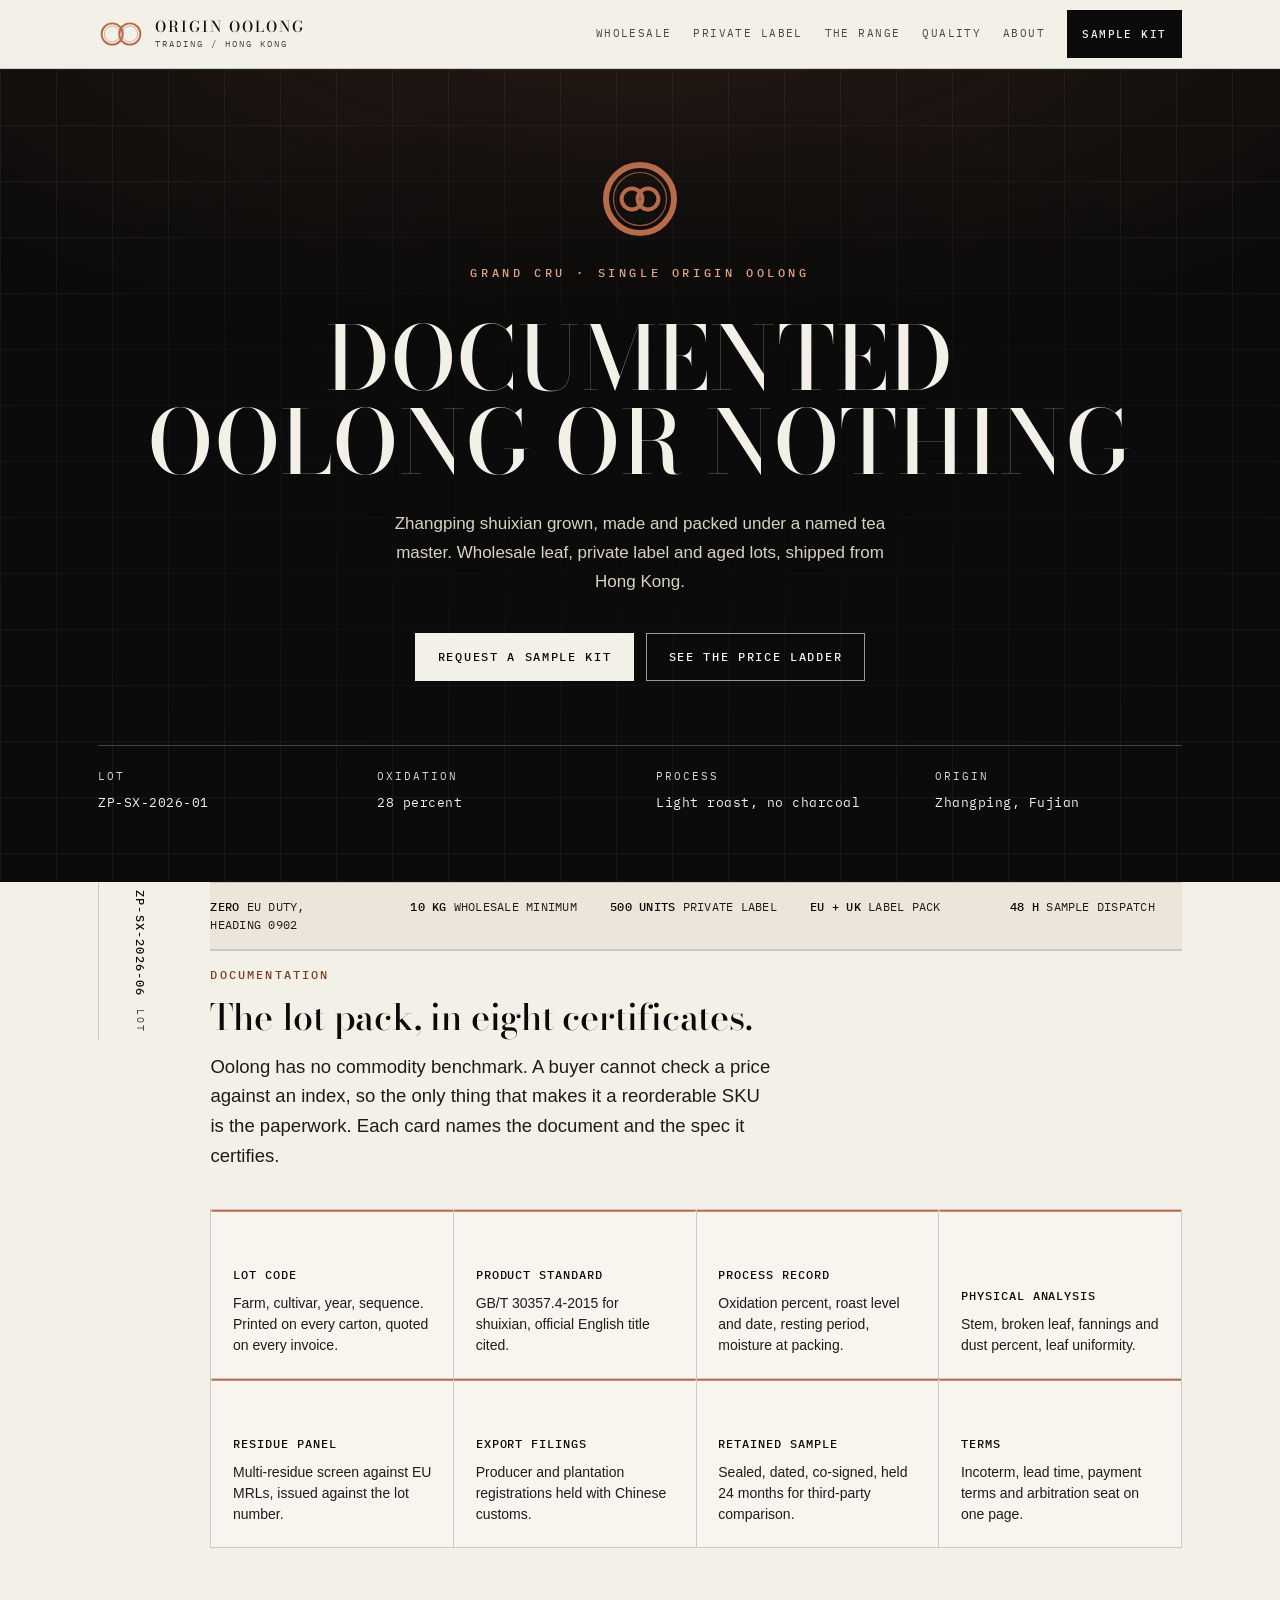
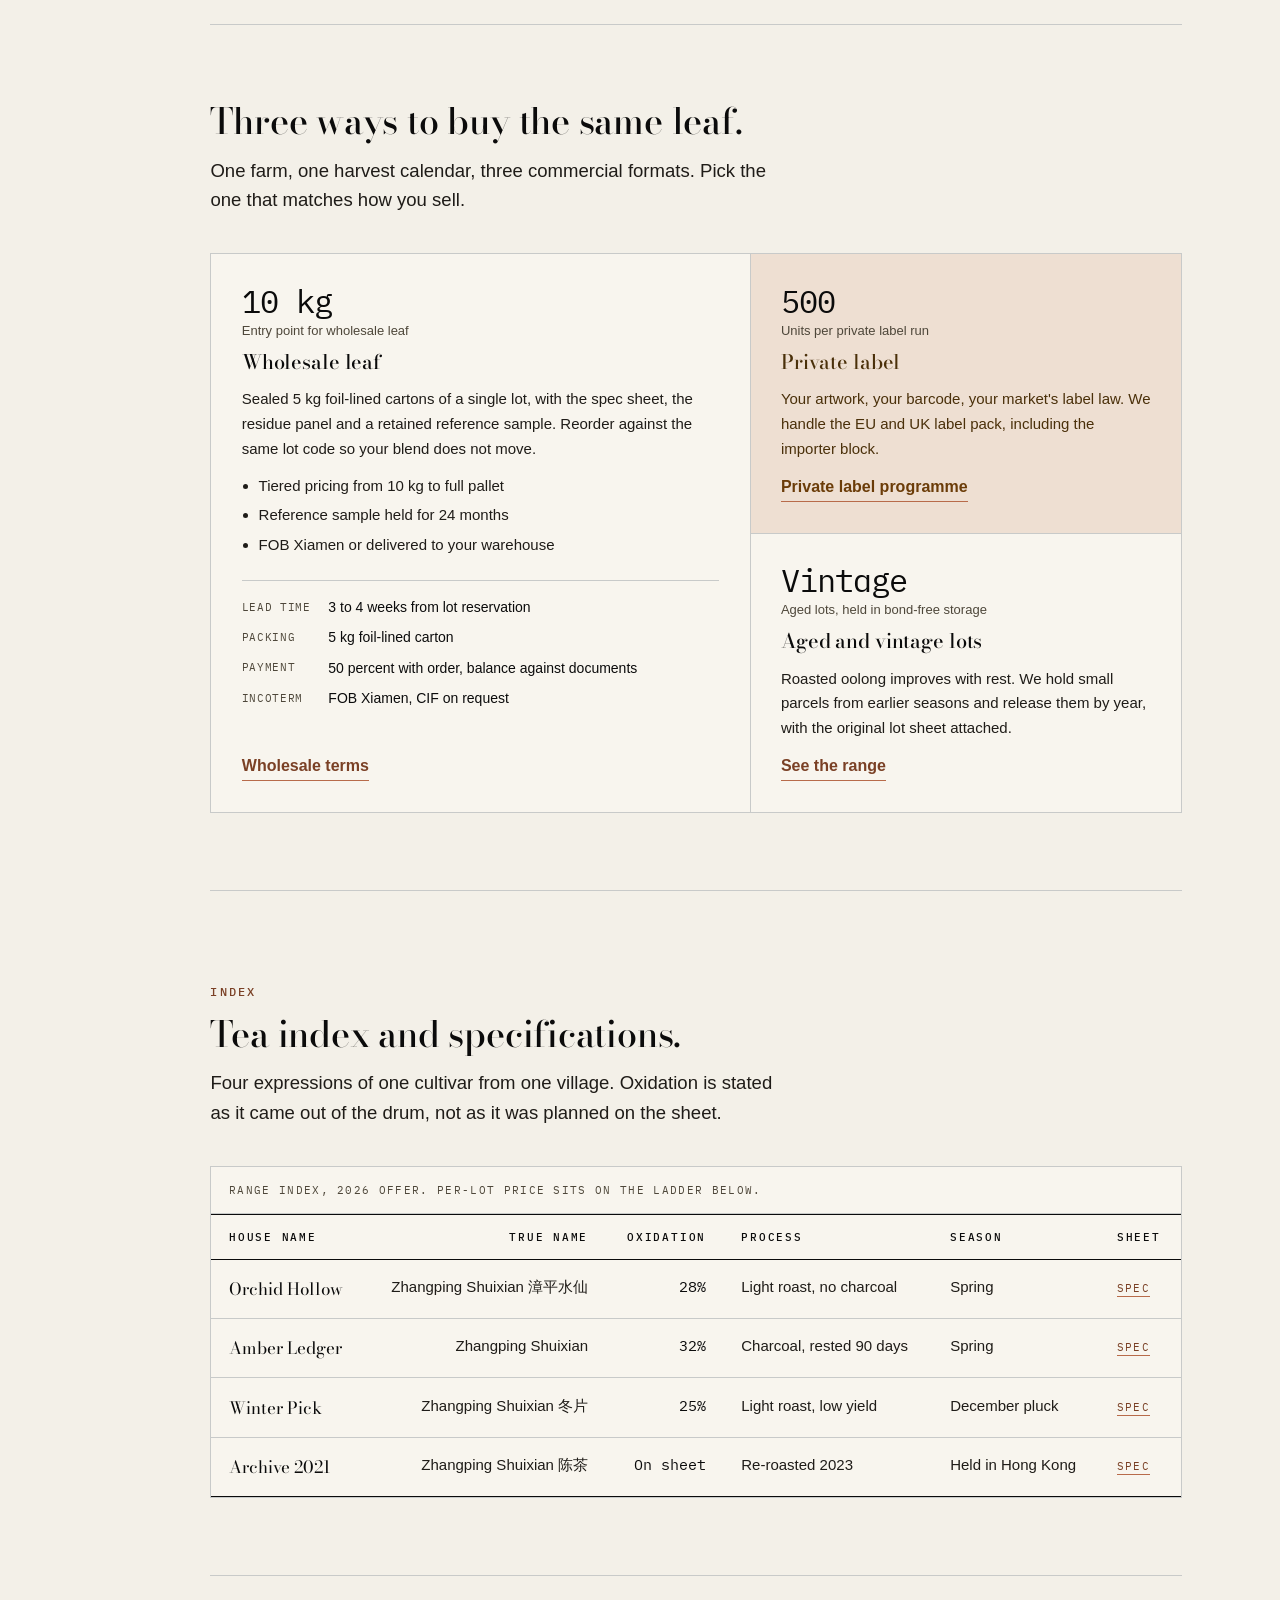
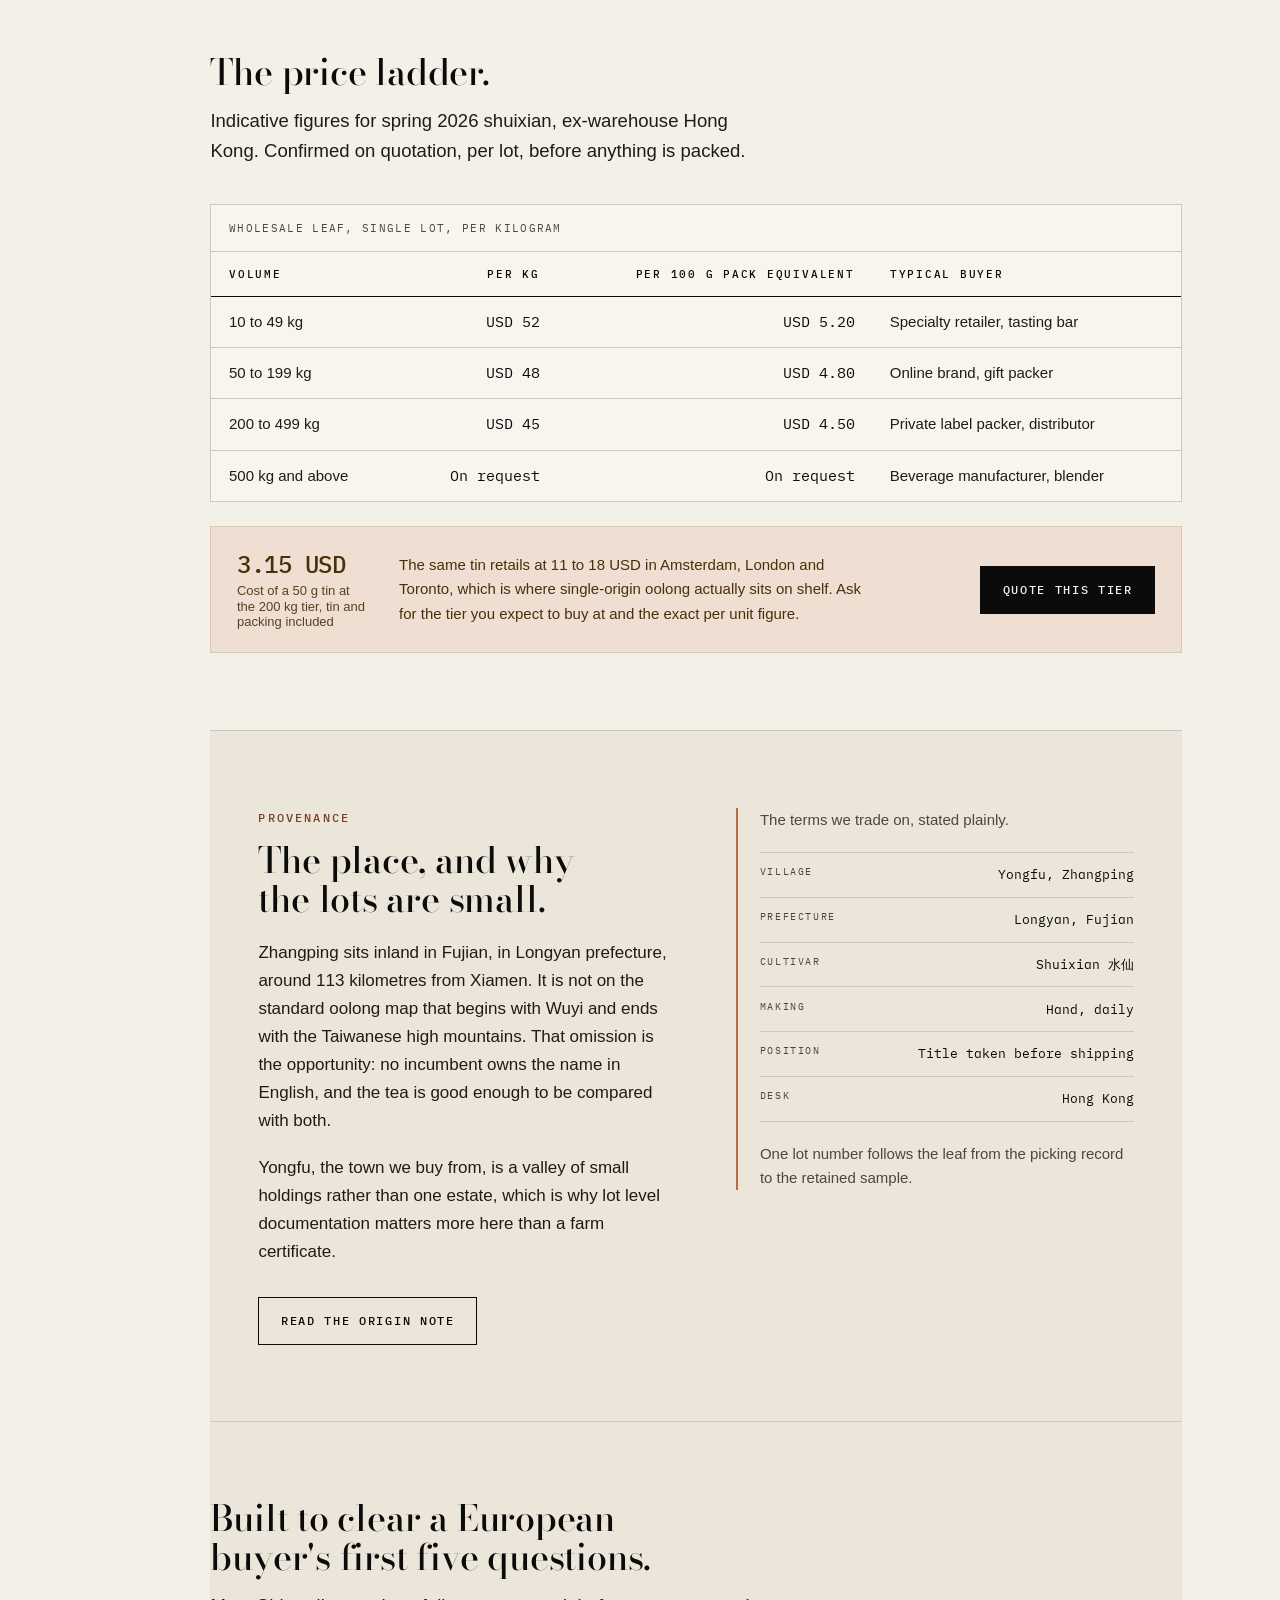
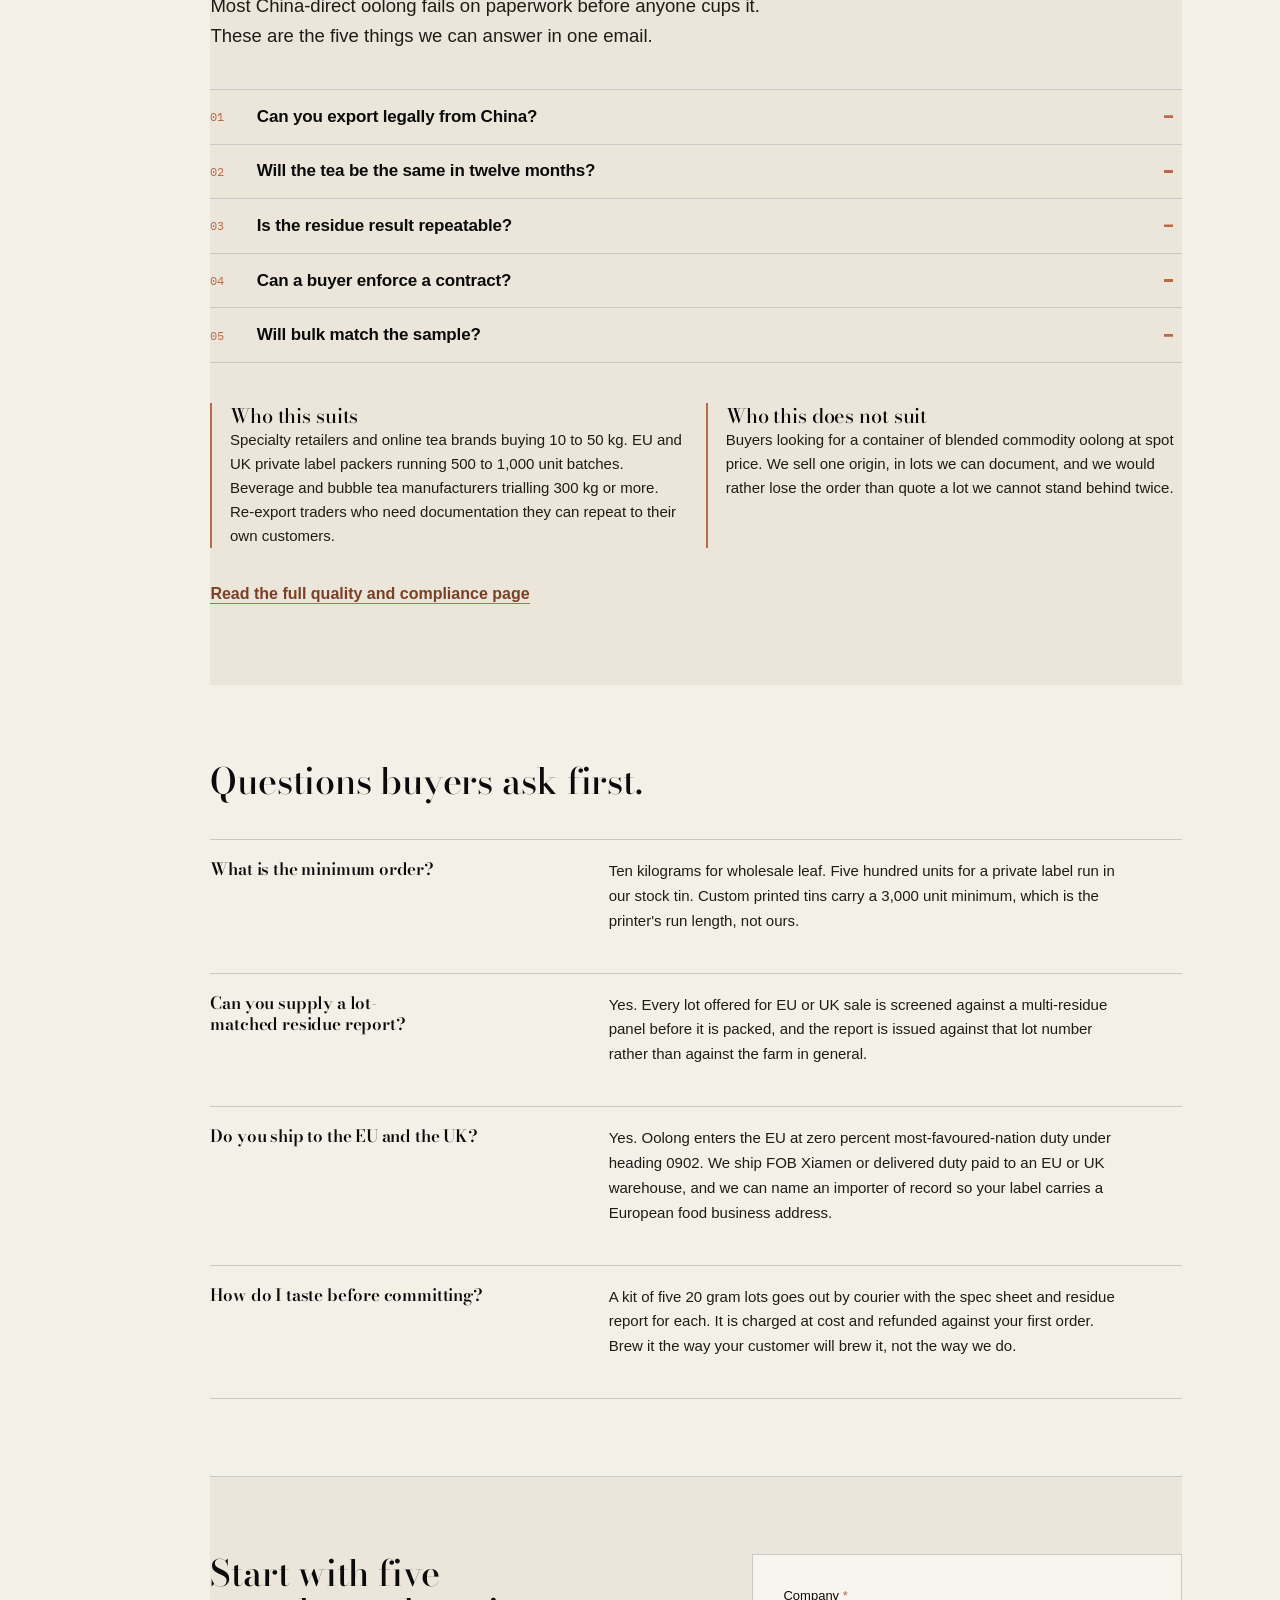
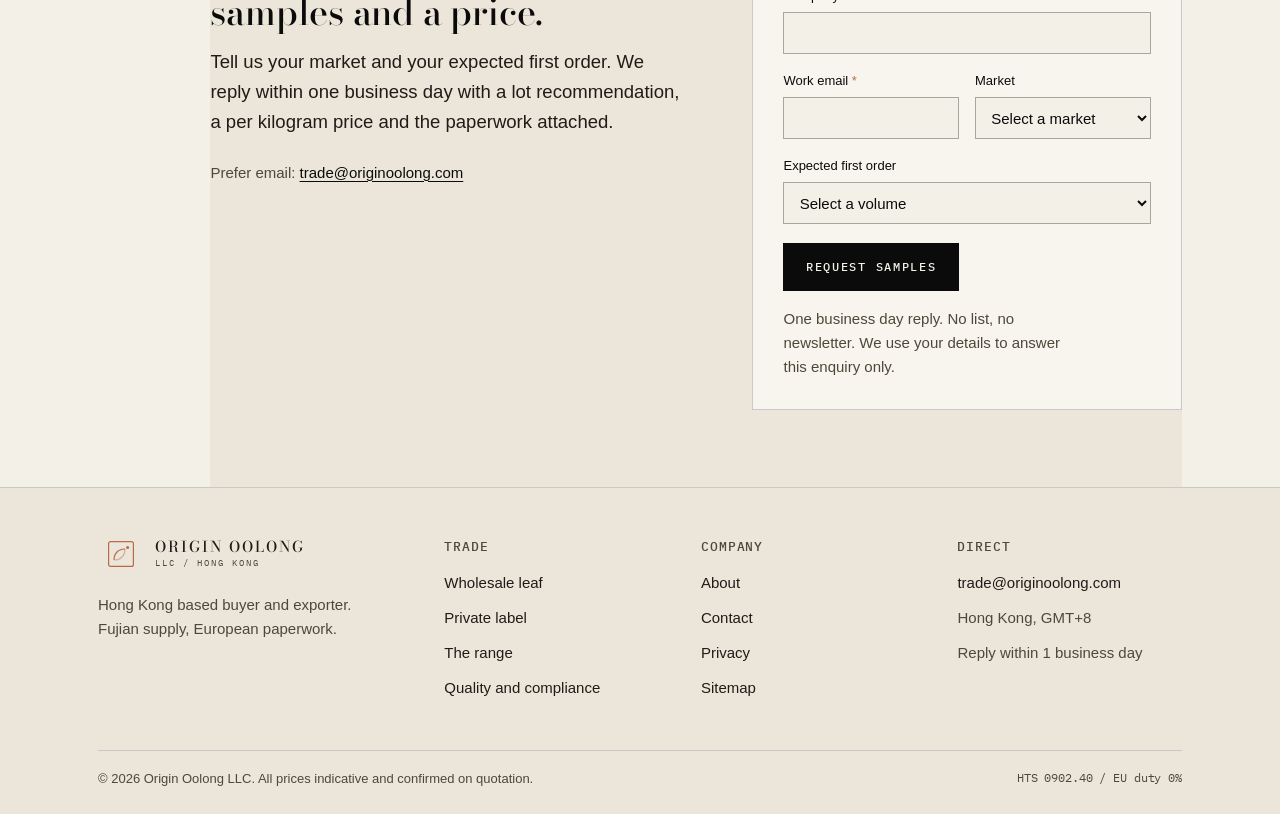
<file: index.html>
<!DOCTYPE html>
<html lang="en">
<head>
<meta charset="utf-8">
<meta name="viewport" content="width=device-width, initial-scale=1">
<title>Oolong Tea Wholesale Supplier | Origin Oolong LLC</title>
<meta name="description" content="Single-origin Zhangping shuixian oolong sold as documented lots. Wholesale leaf from 10 kg, private label from 500 units. Samples ship in 48 hours.">
<link rel="canonical" href="https://originoolong.com/">
<meta name="robots" content="index,follow,max-image-preview:large">
<meta property="og:type" content="website">
<meta property="og:site_name" content="Origin Oolong LLC">
<meta property="og:title" content="Oolong Tea Wholesale Supplier | Origin Oolong LLC">
<meta property="og:description" content="Single-origin Zhangping shuixian oolong, sold as documented lots. Wholesale leaf, private label, aged vintages.">
<meta property="og:url" content="https://originoolong.com/">
<meta name="twitter:card" content="summary_large_image">
<link rel="preconnect" href="https://fonts.googleapis.com">
<link rel="preconnect" href="https://fonts.gstatic.com" crossorigin>
<link href="https://fonts.googleapis.com/css2?family=Bodoni+Moda:opsz,wght@6..96,400..600&family=IBM+Plex+Mono:wght@400;500&display=swap" rel="stylesheet">
<link rel="stylesheet" href="assets/styles.css">
<script type="application/ld+json">
{
  "@context": "https://schema.org",
  "@graph": [
    {
      "@type": "Organization",
      "@id": "https://originoolong.com/#org",
      "name": "Origin Oolong LLC",
      "url": "https://originoolong.com/",
      "email": "trade@originoolong.com",
      "description": "Buyer and exporter of single-origin Chinese oolong tea, supplying wholesale leaf, private label programmes and aged lots to importers, packers and beverage manufacturers.",
      "address": { "@type": "PostalAddress", "addressLocality": "Hong Kong", "addressCountry": "HK" },
      "areaServed": ["EU", "GB", "HK", "SG", "AE", "US"],
      "knowsAbout": ["oolong tea", "Zhangping shuixian", "private label tea", "tea export documentation", "EU pesticide residue compliance"]
    },
    {
      "@type": "WebSite",
      "@id": "https://originoolong.com/#site",
      "url": "https://originoolong.com/",
      "name": "Origin Oolong LLC",
      "publisher": { "@id": "https://originoolong.com/#org" },
      "inLanguage": "en"
    },
    {
      "@type": "FAQPage",
      "@id": "https://originoolong.com/#faq",
      "mainEntity": [
        {
          "@type": "Question",
          "name": "What is the minimum order for wholesale oolong?",
          "acceptedAnswer": { "@type": "Answer", "text": "Ten kilograms for wholesale leaf, and 500 units for a private label run in our stock tin. Custom printed tins carry a 3,000 unit minimum because that is the printer's run length." }
        },
        {
          "@type": "Question",
          "name": "Can you supply a lot-matched pesticide residue report?",
          "acceptedAnswer": { "@type": "Answer", "text": "Yes. Every lot offered for EU or UK sale is tested against a multi-residue panel before it is packed, and the report is issued against that lot number, not against the farm in general." }
        },
        {
          "@type": "Question",
          "name": "Do you ship to the European Union and the United Kingdom?",
          "acceptedAnswer": { "@type": "Answer", "text": "Yes. Oolong enters the EU at a zero percent most-favoured-nation duty rate under heading 0902. We ship FOB Xiamen or delivered duty paid to an EU or UK warehouse, and we can name an importer of record for food labelling." }
        },
        {
          "@type": "Question",
          "name": "How do I taste before I commit to an order?",
          "acceptedAnswer": { "@type": "Answer", "text": "We courier a sample kit of five 20 gram lots with the spec sheet and the residue report for each. The kit is charged at cost and refunded against the first order." }
        }
      ]
    }
  ]
}
</script>
</head>
<body>

<header class="hdr" id="hdr">
  <div class="wrap hdr-in">
    <a class="brand" href="index.html" aria-label="Origin Oolong Trading, home">
      <svg class="brand-mark" viewBox="0 0 46 26" fill="none" aria-hidden="true">
        <g stroke="currentColor">
          <circle cx="14.2" cy="13" r="10.6" stroke-width="1.9"/>
          <circle cx="14.2" cy="13" r="7.9" stroke-width=".8" opacity=".6"/>
          <circle cx="31.8" cy="13" r="10.6" stroke-width="1.9"/>
          <circle cx="31.8" cy="13" r="7.9" stroke-width=".8" opacity=".6"/>
        </g>
      </svg>
      <span class="brand-txt">Origin Oolong<span>Trading / Hong Kong</span></span>
    </a>
    <nav class="nav" id="nav" aria-label="Primary">
      <a href="wholesale.html">Wholesale</a>
      <a href="private-label.html">Private label</a>
      <a href="oolong.html">The range</a>
      <a href="quality.html">Quality</a>
      <a href="about.html">About</a>
      <a class="btn btn-sm" href="contact.html">Sample kit</a>
    </nav>
    <button class="nav-toggle" id="navToggle" aria-expanded="false" aria-controls="nav" aria-label="Open menu">
      <svg viewBox="0 0 24 24" fill="none" stroke="currentColor" stroke-width="1.6" aria-hidden="true"><path d="M3 6h18M3 12h18M3 18h18"/></svg>
    </button>
  </div>
</header>

<main>

  <!-- HERO -->
  <section class="hero">
    <div class="wrap hero-inner">
      <svg class="hero-seal" viewBox="0 0 80 80" fill="none" aria-hidden="true">
        <circle cx="40" cy="40" r="34" stroke="currentColor" stroke-width="6"/>
        <circle cx="40" cy="40" r="26.5" stroke="currentColor" stroke-width="1.2" opacity=".8"/>
        <circle cx="32" cy="40" r="10.4" stroke="currentColor" stroke-width="4"/>
        <circle cx="48" cy="40" r="10.4" stroke="currentColor" stroke-width="4"/>
      </svg>
      <p class="hero-kicker">Grand Cru &middot; Single Origin Oolong</p>
      <h1 class="hero-title">Documented Oolong Or Nothing</h1>
      <p class="hero-sub">Zhangping shuixian grown, made and packed under a named tea master. Wholesale leaf, private label and aged lots, shipped from Hong Kong.</p>
      <div class="hero-cta">
        <a class="btn btn-light" href="contact.html">Request a sample kit</a>
        <a class="btn btn-outline-light" href="wholesale.html">See the price ladder</a>
      </div>
      <dl class="hero-data">
        <div><dt>Lot</dt><dd>ZP-SX-2026-01</dd></div>
        <div><dt>Oxidation</dt><dd>28 percent</dd></div>
        <div><dt>Process</dt><dd>Light roast, no charcoal</dd></div>
        <div><dt>Origin</dt><dd>Zhangping, Fujian</dd></div>
      </dl>
    </div>
  </section>

  <!-- STICKY RAIL + CONTENT WRAPPER -->
  <div class="wrap page-rail-wrap">
    <aside class="page-rail" aria-hidden="true">
      <span class="rail-code" id="railLot"></span>
      <span class="rail-label">LOT</span>
    </aside>
    <div class="page-main">

      <!-- FACT STRIP -->
      <div class="strip">
        <div class="strip-in">
          <span class="strip-item"><b>Zero</b> EU duty, heading 0902</span>
          <span class="strip-item"><b>10 kg</b> wholesale minimum</span>
          <span class="strip-item"><b>500 units</b> private label</span>
          <span class="strip-item"><b>EU + UK</b> label pack</span>
          <span class="strip-item"><b>48 h</b> sample dispatch</span>
        </div>
      </div>

      <!-- MORPHING SPEC CARDS: the lot-documentation pack -->
      <section class="rule-top" data-lot="ZP-SX-2026-01">
        <div class="sec-hd">
          <p class="kicker">Documentation</p>
          <h2>The lot pack, in eight certificates.</h2>
          <p class="lede">Oolong has no commodity benchmark. A buyer cannot check a price against an index, so the only thing that makes it a reorderable SKU is the paperwork. Each card names the document and the spec it certifies.</p>
        </div>
        <ul class="spec-grid" role="list">
          <li class="spec-card"><span class="spec-shape" aria-hidden="true"></span><span class="spec-txt"><b>Lot code</b>Farm, cultivar, year, sequence. Printed on every carton, quoted on every invoice.</span></li>
          <li class="spec-card"><span class="spec-shape" aria-hidden="true"></span><span class="spec-txt"><b>Product standard</b>GB/T 30357.4-2015 for shuixian, official English title cited.</span></li>
          <li class="spec-card"><span class="spec-shape" aria-hidden="true"></span><span class="spec-txt"><b>Process record</b>Oxidation percent, roast level and date, resting period, moisture at packing.</span></li>
          <li class="spec-card"><span class="spec-shape" aria-hidden="true"></span><span class="spec-txt"><b>Physical analysis</b>Stem, broken leaf, fannings and dust percent, leaf uniformity.</span></li>
          <li class="spec-card"><span class="spec-shape" aria-hidden="true"></span><span class="spec-txt"><b>Residue panel</b>Multi-residue screen against EU MRLs, issued against the lot number.</span></li>
          <li class="spec-card"><span class="spec-shape" aria-hidden="true"></span><span class="spec-txt"><b>Export filings</b>Producer and plantation registrations held with Chinese customs.</span></li>
          <li class="spec-card"><span class="spec-shape" aria-hidden="true"></span><span class="spec-txt"><b>Retained sample</b>Sealed, dated, co-signed, held 24 months for third-party comparison.</span></li>
          <li class="spec-card"><span class="spec-shape" aria-hidden="true"></span><span class="spec-txt"><b>Terms</b>Incoterm, lead time, payment terms and arbitration seat on one page.</span></li>
        </ul>
      </section>

      <!-- THREE LINES OF BUSINESS -->
      <section class="rule-top" data-lot="ZP-SX-2026-02">
        <div class="sec-hd">
          <h2>Three ways to buy the same leaf.</h2>
          <p class="lede">One farm, one harvest calendar, three commercial formats. Pick the one that matches how you sell.</p>
        </div>
        <div class="bento bento-3">
          <div class="cell cell-a">
            <span class="figure">10 kg<span>Entry point for wholesale leaf</span></span>
            <h3>Wholesale leaf</h3>
            <p>Sealed 5 kg foil-lined cartons of a single lot, with the spec sheet, the residue panel and a retained reference sample. Reorder against the same lot code so your blend does not move.</p>
            <ul class="list">
              <li>Tiered pricing from 10 kg to full pallet</li>
              <li>Reference sample held for 24 months</li>
              <li>FOB Xiamen or delivered to your warehouse</li>
            </ul>
            <dl class="mini">
              <dt>Lead time</dt><dd>3 to 4 weeks from lot reservation</dd>
              <dt>Packing</dt><dd>5 kg foil-lined carton</dd>
              <dt>Payment</dt><dd>50 percent with order, balance against documents</dd>
              <dt>Incoterm</dt><dd>FOB Xiamen, CIF on request</dd>
            </dl>
            <a class="link" href="wholesale.html">Wholesale terms</a>
          </div>
          <div class="cell cell-tint">
            <span class="figure">500<span>Units per private label run</span></span>
            <h3>Private label</h3>
            <p>Your artwork, your barcode, your market's label law. We handle the EU and UK label pack, including the importer block.</p>
            <a class="link" href="private-label.html">Private label programme</a>
          </div>
          <div class="cell">
            <span class="figure">Vintage<span>Aged lots, held in bond-free storage</span></span>
            <h3>Aged and vintage lots</h3>
            <p>Roasted oolong improves with rest. We hold small parcels from earlier seasons and release them by year, with the original lot sheet attached.</p>
            <a class="link" href="oolong.html">See the range</a>
          </div>
        </div>
      </section>

      <!-- TEA INDEX AND SPECIFICATIONS -->
      <section class="rule-top">
        <div class="sec-hd">
          <p class="kicker">Index</p>
          <h2>Tea index and specifications.</h2>
          <p class="lede">Four expressions of one cultivar from one village. Oxidation is stated as it came out of the drum, not as it was planned on the sheet.</p>
        </div>
        <div class="tbl-wrap">
          <table class="index-tbl">
            <caption>Range index, 2026 offer. Per-lot price sits on the ladder below.</caption>
            <thead>
              <tr>
                <th scope="col">House name</th><th scope="col">True name</th><th scope="col">Oxidation</th>
                <th scope="col">Process</th><th scope="col">Season</th><th scope="col">Sheet</th>
              </tr>
            </thead>
            <tbody>
              <tr>
                <td class="house">Orchid Hollow</td>
                <td class="true-name">Zhangping Shuixian 漳平水仙</td>
                <td class="num">28%</td><td>Light roast, no charcoal</td><td>Spring</td>
                <td><a class="doclink" href="oolong.html">Spec</a></td>
              </tr>
              <tr>
                <td class="house">Amber Ledger</td>
                <td class="true-name">Zhangping Shuixian</td>
                <td class="num">32%</td><td>Charcoal, rested 90 days</td><td>Spring</td>
                <td><a class="doclink" href="oolong.html">Spec</a></td>
              </tr>
              <tr>
                <td class="house">Winter Pick</td>
                <td class="true-name">Zhangping Shuixian 冬片</td>
                <td class="num">25%</td><td>Light roast, low yield</td><td>December pluck</td>
                <td><a class="doclink" href="oolong.html">Spec</a></td>
              </tr>
              <tr>
                <td class="house">Archive 2021</td>
                <td class="true-name">Zhangping Shuixian 陈茶</td>
                <td class="num">On sheet</td><td>Re-roasted 2023</td><td>Held in Hong Kong</td>
                <td><a class="doclink" href="oolong.html">Spec</a></td>
              </tr>
            </tbody>
          </table>
        </div>
      </section>

      <!-- PRICE LADDER -->
      <section class="rule-top" data-lot="ZP-SX-2026-03">
        <div class="sec-hd">
          <h2>The price ladder.</h2>
          <p class="lede">Indicative figures for spring 2026 shuixian, ex-warehouse Hong Kong. Confirmed on quotation, per lot, before anything is packed.</p>
        </div>
        <div class="tbl-wrap">
          <table>
            <caption>Wholesale leaf, single lot, per kilogram</caption>
            <thead>
              <tr><th scope="col">Volume</th><th scope="col">Per kg</th><th scope="col">Per 100 g pack equivalent</th><th scope="col">Typical buyer</th></tr>
            </thead>
            <tbody>
              <tr><td>10 to 49 kg</td><td class="num">USD 52</td><td class="num">USD 5.20</td><td>Specialty retailer, tasting bar</td></tr>
              <tr><td>50 to 199 kg</td><td class="num">USD 48</td><td class="num">USD 4.80</td><td>Online brand, gift packer</td></tr>
              <tr><td>200 to 499 kg</td><td class="num">USD 45</td><td class="num">USD 4.50</td><td>Private label packer, distributor</td></tr>
              <tr><td>500 kg and above</td><td class="num muted">On request</td><td class="num muted">On request</td><td>Beverage manufacturer, blender</td></tr>
            </tbody>
          </table>
        </div>
        <div class="callout">
          <div class="callout-fig"><b>3.15 USD</b><span>Cost of a 50 g tin at the 200 kg tier, tin and packing included</span></div>
          <p class="callout-txt">The same tin retails at 11 to 18 USD in Amsterdam, London and Toronto, which is where single-origin oolong actually sits on shelf. Ask for the tier you expect to buy at and the exact per unit figure.</p>
          <a class="btn" href="contact.html">Quote this tier</a>
        </div>
      </section>

      <!-- THE PLACE -->
      <section class="band rule-top">
        <div class="wrap philo">
          <div>
            <p class="kicker">Provenance</p>
            <h2 style="margin-top:.75rem">The place, and why the lots are small.</h2>
            <p style="margin-top:1.25rem">Zhangping sits inland in Fujian, in Longyan prefecture, around 113 kilometres from Xiamen. It is not on the standard oolong map that begins with Wuyi and ends with the Taiwanese high mountains. That omission is the opportunity: no incumbent owns the name in English, and the tea is good enough to be compared with both.</p>
            <p>Yongfu, the town we buy from, is a valley of small holdings rather than one estate, which is why lot level documentation matters more here than a farm certificate.</p>
            <a class="btn btn-ghost" href="about.html" style="margin-top:.75rem">Read the origin note</a>
          </div>
          <div class="philo-note">
            <p class="small muted" style="margin-bottom:1.25rem">The terms we trade on, stated plainly.</p>
            <dl class="spec-rows">
              <div><dt>Village</dt><dd>Yongfu, Zhangping</dd></div>
              <div><dt>Prefecture</dt><dd>Longyan, Fujian</dd></div>
              <div><dt>Cultivar</dt><dd>Shuixian 水仙</dd></div>
              <div><dt>Making</dt><dd>Hand, daily</dd></div>
              <div><dt>Position</dt><dd>Title taken before shipping</dd></div>
              <div><dt>Desk</dt><dd>Hong Kong</dd></div>
            </dl>
            <p class="small muted" style="margin-top:1.25rem">One lot number follows the leaf from the picking record to the retained sample.</p>
          </div>
        </div>
      </section>

      <!-- FIVE BUYER QUESTIONS: morphing accordion -->
      <section class="band rule-top" data-lot="ZP-SX-2026-04">
        <div class="sec-hd">
          <h2>Built to clear a European buyer's first five questions.</h2>
          <p class="lede">Most China-direct oolong fails on paperwork before anyone cups it. These are the five things we can answer in one email.</p>
        </div>
        <ul class="qa-morph" role="list">
          <li>
            <button class="qa-q" type="button" aria-expanded="false" aria-controls="qa-a1" id="qa-q1">
              <span class="qa-n">01</span>
              <span class="qa-t">Can you export legally from China?</span>
              <span class="qa-bar" aria-hidden="true"></span>
            </button>
            <div class="qa-a" id="qa-a1" role="region" aria-labelledby="qa-q1">
              <p>Producer and raw-material plantation registrations held with the customs authority. Copies go out with the lot pack.</p>
            </div>
          </li>
          <li>
            <button class="qa-q" type="button" aria-expanded="false" aria-controls="qa-a2" id="qa-q2">
              <span class="qa-n">02</span>
              <span class="qa-t">Will the tea be the same in twelve months?</span>
              <span class="qa-bar" aria-hidden="true"></span>
            </button>
            <div class="qa-a" id="qa-a2" role="region" aria-labelledby="qa-q2">
              <p>Fixed cultivar, fixed pick window, fixed oxidation target, fixed roast curve. Same recipe, next season.</p>
            </div>
          </li>
          <li>
            <button class="qa-q" type="button" aria-expanded="false" aria-controls="qa-a3" id="qa-q3">
              <span class="qa-n">03</span>
              <span class="qa-t">Is the residue result repeatable?</span>
              <span class="qa-bar" aria-hidden="true"></span>
            </button>
            <div class="qa-a" id="qa-a3" role="region" aria-labelledby="qa-q3">
              <p>Tested per lot, not once for marketing. The report carries the lot number.</p>
            </div>
          </li>
          <li>
            <button class="qa-q" type="button" aria-expanded="false" aria-controls="qa-a4" id="qa-q4">
              <span class="qa-n">04</span>
              <span class="qa-t">Can a buyer enforce a contract?</span>
              <span class="qa-bar" aria-hidden="true"></span>
            </button>
            <div class="qa-a" id="qa-a4" role="region" aria-labelledby="qa-q4">
              <p>Hong Kong arbitration, English law on the sale, named seat in the terms.</p>
            </div>
          </li>
          <li>
            <button class="qa-q" type="button" aria-expanded="false" aria-controls="qa-a5" id="qa-q5">
              <span class="qa-n">05</span>
              <span class="qa-t">Will bulk match the sample?</span>
              <span class="qa-bar" aria-hidden="true"></span>
            </button>
            <div class="qa-a" id="qa-a5" role="region" aria-labelledby="qa-q5">
              <p>A sealed reference sample per lot, co-signed and held, is the only answer that survives a dispute.</p>
            </div>
          </li>
        </ul>
        <div class="duo">
          <div class="aside-box">
            <h3>Who this suits</h3>
            <p class="small">Specialty retailers and online tea brands buying 10 to 50 kg. EU and UK private label packers running 500 to 1,000 unit batches. Beverage and bubble tea manufacturers trialling 300 kg or more. Re-export traders who need documentation they can repeat to their own customers.</p>
          </div>
          <div class="aside-box">
            <h3>Who this does not suit</h3>
            <p class="small">Buyers looking for a container of blended commodity oolong at spot price. We sell one origin, in lots we can document, and we would rather lose the order than quote a lot we cannot stand behind twice.</p>
          </div>
        </div>
        <p style="margin-top:2rem"><a class="link" href="quality.html">Read the full quality and compliance page</a></p>
      </section>

      <!-- FAQ -->
      <section data-lot="ZP-SX-2026-05">
        <div class="sec-hd">
          <h2>Questions buyers ask first.</h2>
        </div>
        <div class="faq">
          <div class="qa"><h3>What is the minimum order?</h3><p class="a">Ten kilograms for wholesale leaf. Five hundred units for a private label run in our stock tin. Custom printed tins carry a 3,000 unit minimum, which is the printer's run length, not ours.</p></div>
          <div class="qa"><h3>Can you supply a lot-matched residue report?</h3><p class="a">Yes. Every lot offered for EU or UK sale is screened against a multi-residue panel before it is packed, and the report is issued against that lot number rather than against the farm in general.</p></div>
          <div class="qa"><h3>Do you ship to the EU and the UK?</h3><p class="a">Yes. Oolong enters the EU at zero percent most-favoured-nation duty under heading 0902. We ship FOB Xiamen or delivered duty paid to an EU or UK warehouse, and we can name an importer of record so your label carries a European food business address.</p></div>
          <div class="qa"><h3>How do I taste before committing?</h3><p class="a">A kit of five 20 gram lots goes out by courier with the spec sheet and residue report for each. It is charged at cost and refunded against your first order. Brew it the way your customer will brew it, not the way we do.</p></div>
        </div>
      </section>

      <!-- CTA -->
      <section class="band rule-top" data-lot="ZP-SX-2026-06">
        <div class="cta">
          <div>
            <h2>Start with five samples and a price.</h2>
            <p class="lede" style="margin-top:1rem">Tell us your market and your expected first order. We reply within one business day with a lot recommendation, a per kilogram price and the paperwork attached.</p>
            <p class="small muted" style="margin-top:1.5rem">Prefer email: <a href="mailto:trade@originoolong.com">trade@originoolong.com</a></p>
          </div>
          <form class="form" action="contact.html" method="get" aria-label="Sample request">
            <div class="form-grid">
              <div class="field full">
                <label for="h-company">Company <span class="req">*</span></label>
                <input id="h-company" name="company" type="text" autocomplete="organization" required>
              </div>
              <div class="field">
                <label for="h-email">Work email <span class="req">*</span></label>
                <input id="h-email" name="email" type="email" autocomplete="email" required>
              </div>
              <div class="field">
                <label for="h-market">Market</label>
                <select id="h-market" name="market">
                  <option value="" selected disabled>Select a market</option>
                  <option>European Union</option>
                  <option>United Kingdom</option>
                  <option>Hong Kong</option>
                  <option>Singapore</option>
                  <option>Gulf and Middle East</option>
                  <option>North America</option>
                  <option>Other</option>
                </select>
              </div>
              <div class="field full">
                <label for="h-volume">Expected first order</label>
                <select id="h-volume" name="volume">
                  <option value="" selected disabled>Select a volume</option>
                  <option>10 to 49 kg leaf</option>
                  <option>50 to 199 kg leaf</option>
                  <option>200 kg and above</option>
                  <option>500 to 1,000 units private label</option>
                  <option>Sample kit only for now</option>
                </select>
              </div>
            </div>
            <div class="form-ft">
              <button class="btn" type="submit">Request samples</button>
              <span class="small">One business day reply. No list, no newsletter. We use your details to answer this enquiry only.</span>
            </div>
          </form>
        </div>
      </section>

    </div><!-- /page-main -->
  </div><!-- /page-rail-wrap -->

</main>

<footer class="ftr">
  <div class="wrap">
    <div class="ftr-grid">
      <div>
        <a class="brand" href="index.html">
          <svg class="brand-mark" viewBox="0 0 26 26" fill="none" aria-hidden="true">
            <rect x="0.6" y="0.6" width="24.8" height="24.8" rx="2" stroke="currentColor" stroke-width="1.2"/>
            <path d="M6 19c0-6.6 4.4-11 11-11" stroke="currentColor" stroke-width="1.2"/>
            <path d="M6 19c6.6 0 11-4.4 11-11" stroke="currentColor" stroke-width="1.2" opacity=".45"/>
            <circle cx="19.6" cy="6.4" r="1.5" fill="currentColor"/>
          </svg>
          <span class="brand-txt">Origin Oolong<span>LLC / Hong Kong</span></span>
        </a>
        <p class="small muted" style="margin-top:1.1rem;max-width:32ch">Hong Kong based buyer and exporter. Fujian supply, European paperwork.</p>
      </div>
      <div>
        <h4>Trade</h4>
        <ul>
          <li><a href="wholesale.html">Wholesale leaf</a></li>
          <li><a href="private-label.html">Private label</a></li>
          <li><a href="oolong.html">The range</a></li>
          <li><a href="quality.html">Quality and compliance</a></li>
        </ul>
      </div>
      <div>
        <h4>Company</h4>
        <ul>
          <li><a href="about.html">About</a></li>
          <li><a href="contact.html">Contact</a></li>
          <li><a href="privacy.html">Privacy</a></li>
          <li><a href="/sitemap.xml">Sitemap</a></li>
        </ul>
      </div>
      <div>
        <h4>Direct</h4>
        <ul>
          <li><a href="mailto:trade@originoolong.com">trade@originoolong.com</a></li>
          <li><span class="small muted">Hong Kong, GMT+8</span></li>
          <li><span class="small muted">Reply within 1 business day</span></li>
        </ul>
      </div>
    </div>
    <div class="ftr-btm">
      <span>&copy; 2026 Origin Oolong LLC. All prices indicative and confirmed on quotation.</span>
      <span class="mono">HTS 0902.40 / EU duty 0%</span>
    </div>
  </div>
</footer>

<script>
(function () {
  var hdr = document.getElementById('hdr');
  var btn = document.getElementById('navToggle');
  if (btn) {
    btn.addEventListener('click', function () {
      var open = hdr.classList.toggle('open');
      btn.setAttribute('aria-expanded', open ? 'true' : 'false');
      btn.setAttribute('aria-label', open ? 'Close menu' : 'Open menu');
    });
  }

  // Morphing accordion: pure CSS grid-template-rows transition; JS only toggles state.
  document.querySelectorAll('.qa-q').forEach(function (q) {
    q.addEventListener('click', function () {
      var open = q.getAttribute('aria-expanded') === 'true';
      q.setAttribute('aria-expanded', String(!open));
    });
  });

  // Sticky lot rail: one IntersectionObserver over ~6 targets. State is a CSS
  // custom property only; the code text is rendered by ::before, so no DOM or
  // layout work happens in the handler.
  var root = document.documentElement;
  if ('IntersectionObserver' in window) {
    var io = new IntersectionObserver(function (entries) {
      entries.forEach(function (e) {
        if (e.isIntersecting) {
          root.style.setProperty('--rail-code', '"' + e.target.getAttribute('data-lot') + '"');
        }
      });
    }, { rootMargin: '-40% 0px -55% 0px', threshold: 0 });
    document.querySelectorAll('[data-lot]').forEach(function (s) { io.observe(s); });
  }
})();
</script>
</body>
</html>
</file>
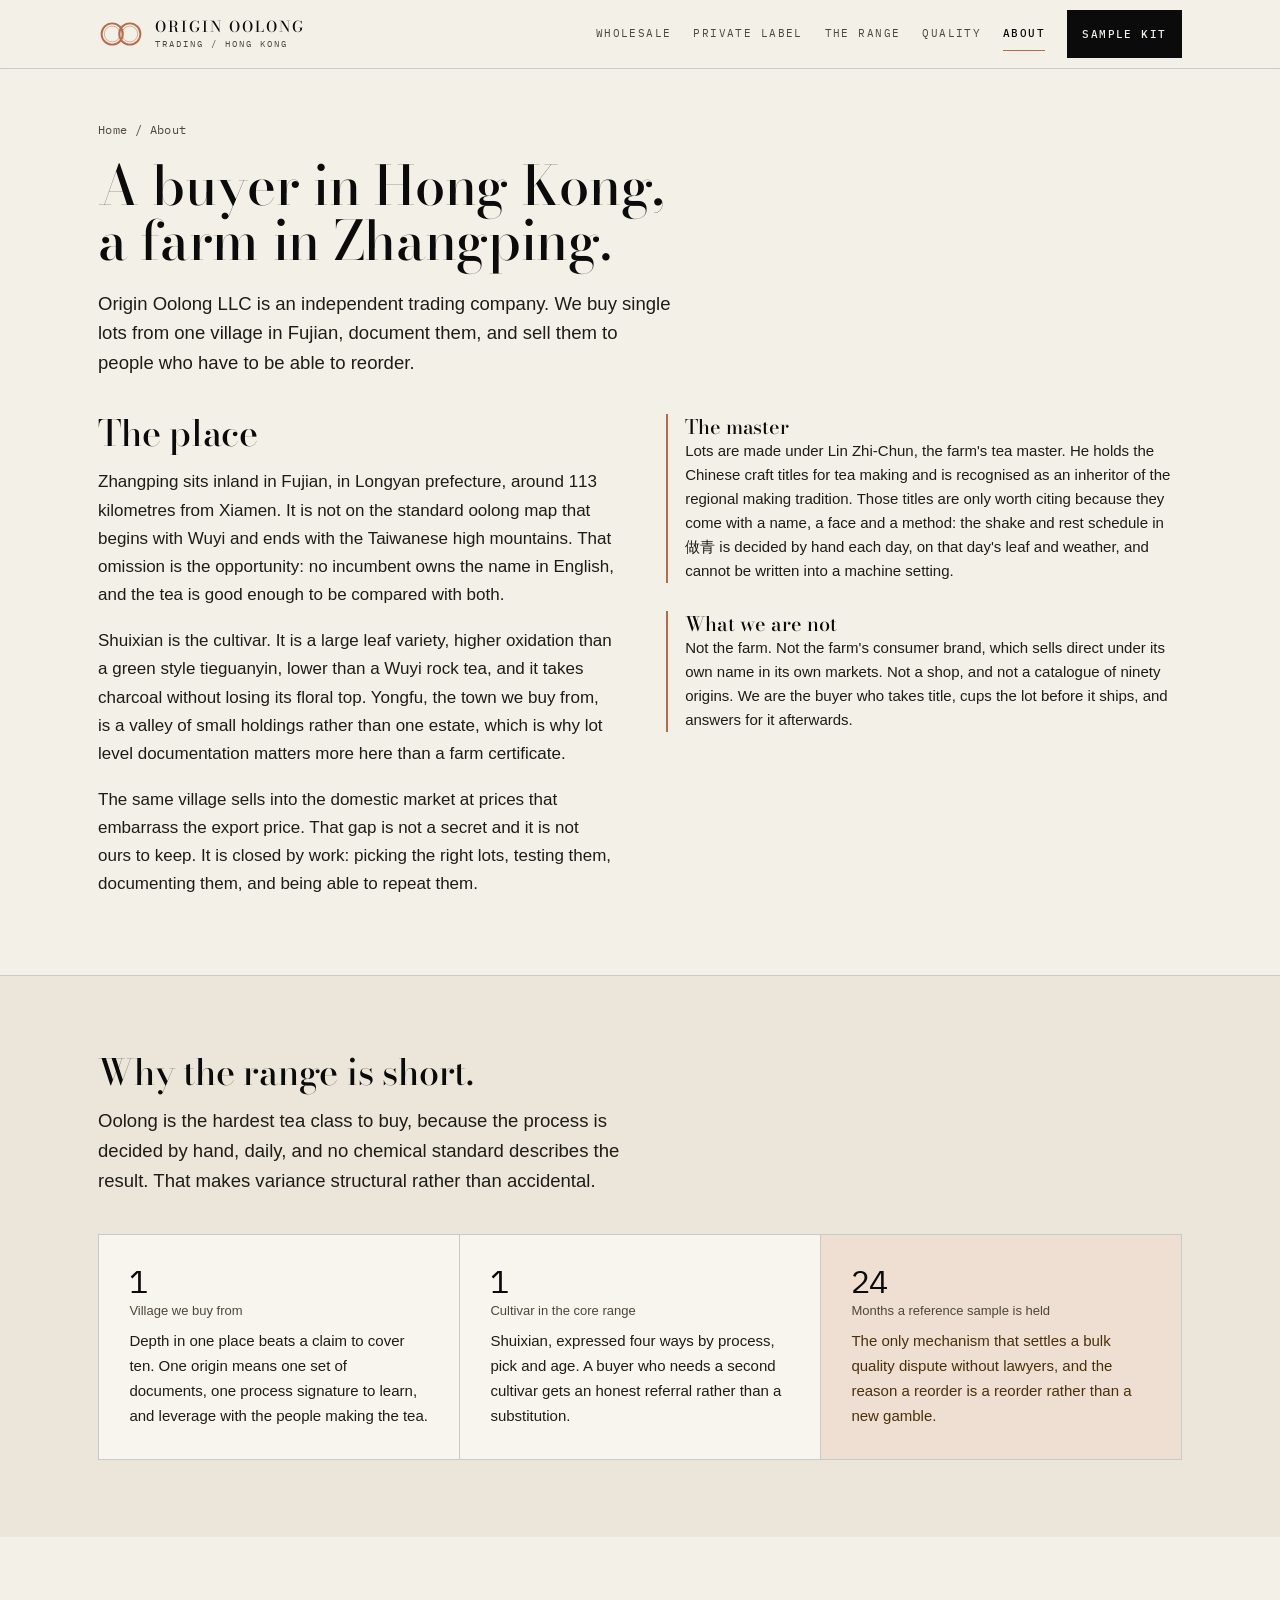
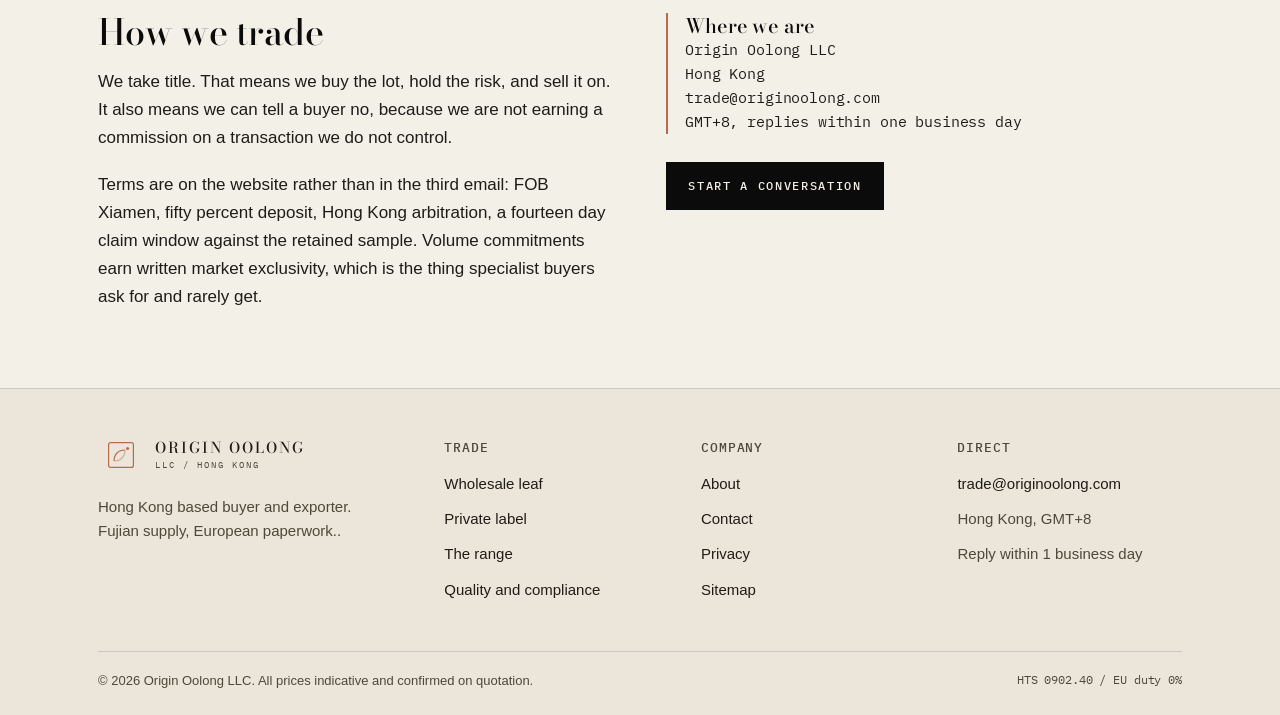
<file: about.html>
<!DOCTYPE html>
<html lang="en">
<head>
<meta charset="utf-8">
<meta name="viewport" content="width=device-width, initial-scale=1">
<title>About Origin Oolong: Zhangping Shuixian Trade</title>
<meta name="description" content="Origin Oolong LLC is an independent Hong Kong tea trader buying single lots of Zhangping shuixian from Yongfu, Fujian, made by a named tea master.">
<link rel="canonical" href="https://originoolong.com/about.html">
<meta name="robots" content="index,follow,max-image-preview:large">
<meta property="og:type" content="website">
<meta property="og:title" content="About Origin Oolong: Zhangping Shuixian Tea Trade">
<meta property="og:description" content="An independent Hong Kong buyer of single lots from one Fujian village, and why the range is deliberately short.">
<meta property="og:url" content="https://originoolong.com/about.html">
<link rel="preconnect" href="https://fonts.googleapis.com">
<link rel="preconnect" href="https://fonts.gstatic.com" crossorigin>
<link href="https://fonts.googleapis.com/css2?family=Bodoni+Moda:opsz,wght@6..96,400..600&family=IBM+Plex+Mono:wght@400;500&display=swap" rel="stylesheet">
<link rel="stylesheet" href="assets/styles.css">
<script type="application/ld+json">
{
  "@context": "https://schema.org",
  "@type": "AboutPage",
  "name": "About Origin Oolong LLC",
  "url": "https://originoolong.com/about.html",
  "mainEntity": {
    "@type": "Organization",
    "name": "Origin Oolong LLC",
    "foundingLocation": "Hong Kong",
    "description": "Independent trading company buying and exporting single lots of Zhangping shuixian oolong from Yongfu, Fujian."
  }
}
</script>
</head>
<body>

<header class="hdr" id="hdr">
  <div class="wrap hdr-in">
    <a class="brand" href="index.html" aria-label="Origin Oolong Trading, home">
      <svg class="brand-mark" viewBox="0 0 46 26" fill="none" aria-hidden="true">
        <g stroke="currentColor">
          <circle cx="14.2" cy="13" r="10.6" stroke-width="1.9"/>
          <circle cx="14.2" cy="13" r="7.9" stroke-width=".8" opacity=".6"/>
          <circle cx="31.8" cy="13" r="10.6" stroke-width="1.9"/>
          <circle cx="31.8" cy="13" r="7.9" stroke-width=".8" opacity=".6"/>
        </g>
      </svg>
      <span class="brand-txt">Origin Oolong<span>Trading / Hong Kong</span></span>
    </a>
    <nav class="nav" id="nav" aria-label="Primary">
      <a href="wholesale.html">Wholesale</a>
      <a href="private-label.html">Private label</a>
      <a href="oolong.html">The range</a>
      <a href="quality.html">Quality</a>
      <a href="about.html" aria-current="page">About</a>
      <a class="btn btn-sm" href="contact.html">Sample kit</a>
    </nav>
    <button class="nav-toggle" id="navToggle" aria-expanded="false" aria-controls="nav" aria-label="Open menu">
      <svg viewBox="0 0 24 24" fill="none" stroke="currentColor" stroke-width="1.6" aria-hidden="true"><path d="M3 6h18M3 12h18M3 18h18"/></svg>
    </button>
  </div>
</header>

<main>
  <div class="wrap page-intro">
    <nav class="crumb" aria-label="Breadcrumb"><a href="index.html">Home</a> / About</nav>
    <h1>A buyer in Hong Kong, a farm in Zhangping.</h1>
    <p class="lede">Origin Oolong LLC is an independent trading company. We buy single lots from one village in Fujian, document them, and sell them to people who have to be able to reorder.</p>
  </div>

  <section style="padding-top:0">
    <div class="wrap cols">
      <div>
        <h2>The place</h2>
        <p style="margin-top:1rem">Zhangping sits inland in Fujian, in Longyan prefecture, around 113 kilometres from Xiamen. It is not on the standard oolong map that begins with Wuyi and ends with the Taiwanese high mountains. That omission is the opportunity: no incumbent owns the name in English, and the tea is good enough to be compared with both.</p>
        <p>Shuixian is the cultivar. It is a large leaf variety, higher oxidation than a green style tieguanyin, lower than a Wuyi rock tea, and it takes charcoal without losing its floral top. Yongfu, the town we buy from, is a valley of small holdings rather than one estate, which is why lot level documentation matters more here than a farm certificate.</p>
        <p>The same village sells into the domestic market at prices that embarrass the export price. That gap is not a secret and it is not ours to keep. It is closed by work: picking the right lots, testing them, documenting them, and being able to repeat them.</p>
      </div>
      <div>
        <div class="aside-box">
          <h3>The master</h3>
          <p class="small">Lots are made under Lin Zhi-Chun, the farm's tea master. He holds the Chinese craft titles for tea making and is recognised as an inheritor of the regional making tradition. Those titles are only worth citing because they come with a name, a face and a method: the shake and rest schedule in 做青 is decided by hand each day, on that day's leaf and weather, and cannot be written into a machine setting.</p>
        </div>
        <div class="aside-box" style="margin-top:1.75rem">
          <h3>What we are not</h3>
          <p class="small">Not the farm. Not the farm's consumer brand, which sells direct under its own name in its own markets. Not a shop, and not a catalogue of ninety origins. We are the buyer who takes title, cups the lot before it ships, and answers for it afterwards.</p>
        </div>
      </div>
    </div>
  </section>

  <section class="band rule-top">
    <div class="wrap">
      <div class="sec-hd">
        <h2>Why the range is short.</h2>
        <p class="lede">Oolong is the hardest tea class to buy, because the process is decided by hand, daily, and no chemical standard describes the result. That makes variance structural rather than accidental.</p>
      </div>
      <div class="bento" style="grid-template-columns:repeat(3,minmax(0,1fr))">
        <div class="cell">
          <span class="figure">1<span>Village we buy from</span></span>
          <p>Depth in one place beats a claim to cover ten. One origin means one set of documents, one process signature to learn, and leverage with the people making the tea.</p>
        </div>
        <div class="cell">
          <span class="figure">1<span>Cultivar in the core range</span></span>
          <p>Shuixian, expressed four ways by process, pick and age. A buyer who needs a second cultivar gets an honest referral rather than a substitution.</p>
        </div>
        <div class="cell cell-tint">
          <span class="figure">24<span>Months a reference sample is held</span></span>
          <p>The only mechanism that settles a bulk quality dispute without lawyers, and the reason a reorder is a reorder rather than a new gamble.</p>
        </div>
      </div>
    </div>
  </section>

  <section>
    <div class="wrap cols">
      <div>
        <h2>How we trade</h2>
        <p style="margin-top:1rem">We take title. That means we buy the lot, hold the risk, and sell it on. It also means we can tell a buyer no, because we are not earning a commission on a transaction we do not control.</p>
        <p>Terms are on the website rather than in the third email: FOB Xiamen, fifty percent deposit, Hong Kong arbitration, a fourteen day claim window against the retained sample. Volume commitments earn written market exclusivity, which is the thing specialist buyers ask for and rarely get.</p>
      </div>
      <div>
        <div class="aside-box">
          <h3>Where we are</h3>
          <p class="small mono">Origin Oolong LLC<br>Hong Kong<br>trade@originoolong.com<br>GMT+8, replies within one business day</p>
        </div>
        <p style="margin-top:1.75rem"><a class="btn" href="contact.html">Start a conversation</a></p>
      </div>
    </div>
  </section>
</main>

<footer class="ftr">
  <div class="wrap">
    <div class="ftr-grid">
      <div>
        <a class="brand" href="index.html">
          <svg class="brand-mark" viewBox="0 0 26 26" fill="none" aria-hidden="true">
            <rect x="0.6" y="0.6" width="24.8" height="24.8" rx="2" stroke="currentColor" stroke-width="1.2"/>
            <path d="M6 19c0-6.6 4.4-11 11-11" stroke="currentColor" stroke-width="1.2"/>
            <path d="M6 19c6.6 0 11-4.4 11-11" stroke="currentColor" stroke-width="1.2" opacity=".45"/>
            <circle cx="19.6" cy="6.4" r="1.5" fill="currentColor"/>
          </svg>
          <span class="brand-txt">Origin Oolong<span>LLC / Hong Kong</span></span>
        </a>
        <p class="small muted" style="margin-top:1.1rem;max-width:32ch">Hong Kong based buyer and exporter. Fujian supply, European paperwork..</p>
      </div>
      <div>
        <h4>Trade</h4>
        <ul>
          <li><a href="wholesale.html">Wholesale leaf</a></li>
          <li><a href="private-label.html">Private label</a></li>
          <li><a href="oolong.html">The range</a></li>
          <li><a href="quality.html">Quality and compliance</a></li>
        </ul>
      </div>
      <div>
        <h4>Company</h4>
        <ul>
          <li><a href="about.html">About</a></li>
          <li><a href="contact.html">Contact</a></li>
          <li><a href="privacy.html">Privacy</a></li>
          <li><a href="/sitemap.xml">Sitemap</a></li>
        </ul>
      </div>
      <div>
        <h4>Direct</h4>
        <ul>
          <li><a href="mailto:trade@originoolong.com">trade@originoolong.com</a></li>
          <li><span class="small muted">Hong Kong, GMT+8</span></li>
          <li><span class="small muted">Reply within 1 business day</span></li>
        </ul>
      </div>
    </div>
    <div class="ftr-btm">
      <span>&copy; 2026 Origin Oolong LLC. All prices indicative and confirmed on quotation.</span>
      <span class="mono">HTS 0902.40 / EU duty 0%</span>
    </div>
  </div>
</footer>

<script>
(function () {
  var hdr = document.getElementById('hdr'), btn = document.getElementById('navToggle');
  if (!btn) return;
  btn.addEventListener('click', function () {
    var open = hdr.classList.toggle('open');
    btn.setAttribute('aria-expanded', open ? 'true' : 'false');
  });
})();
</script>
</body>
</html>
</file>
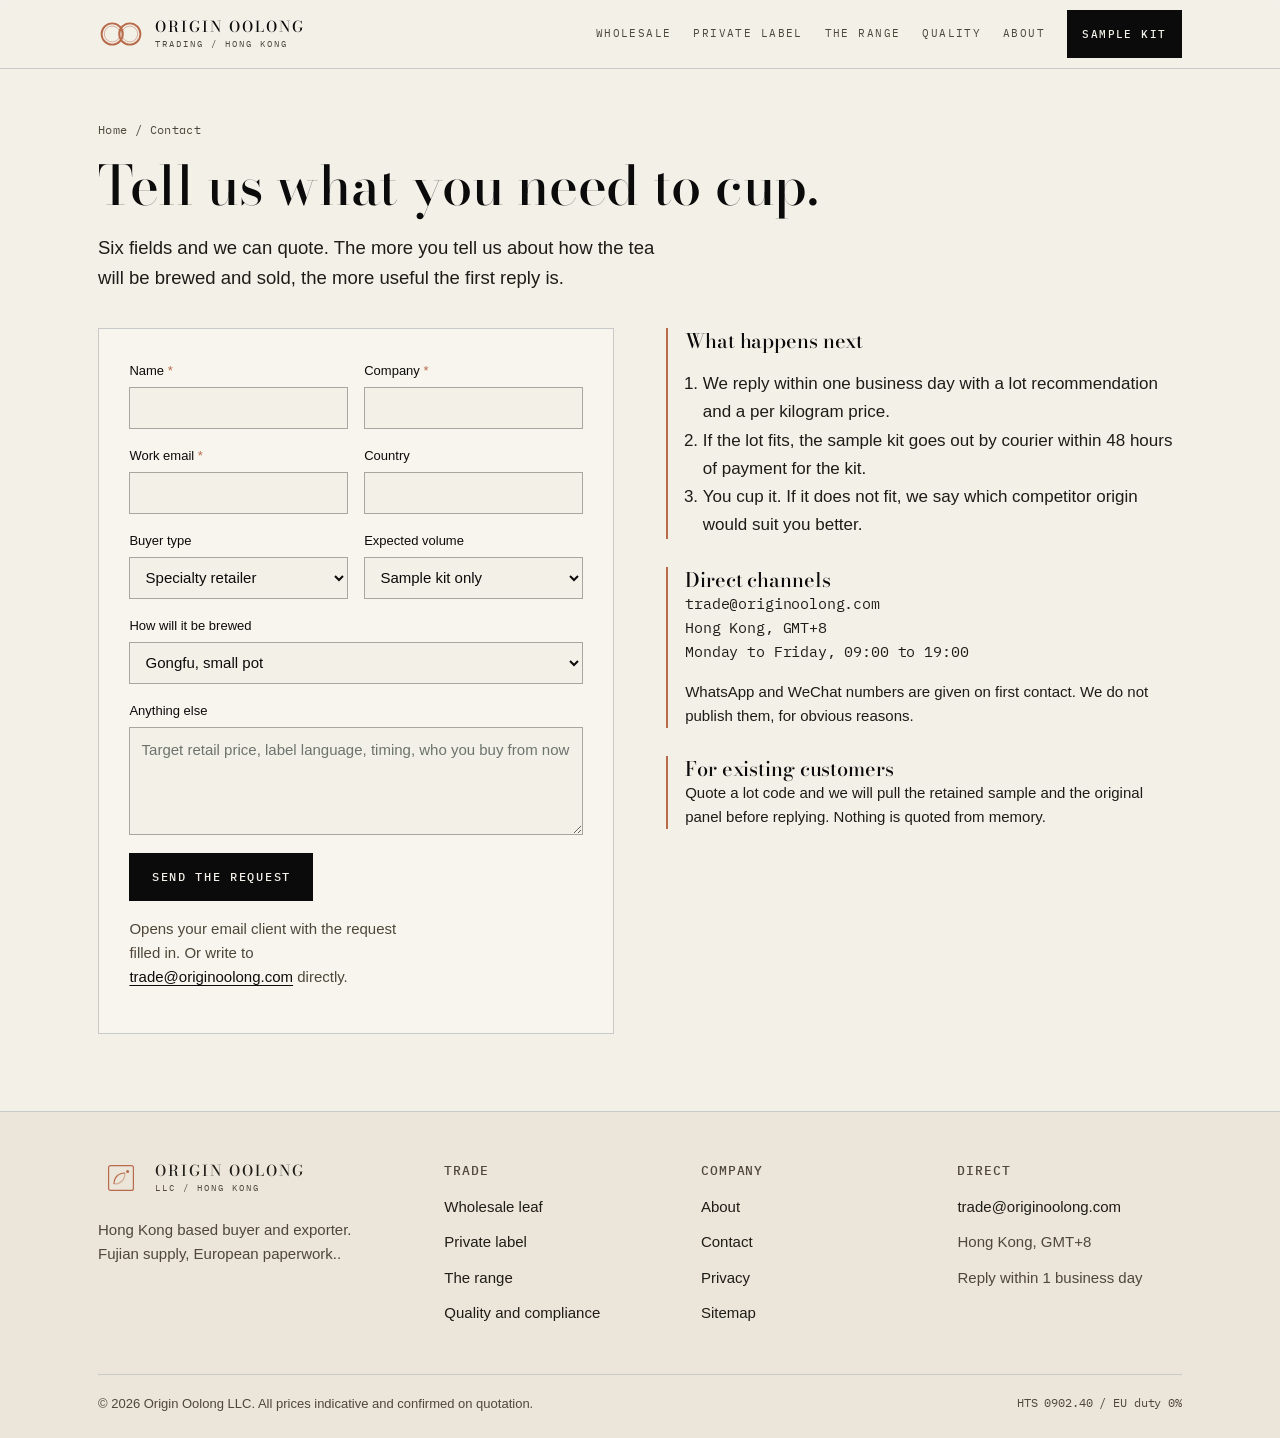
<file: contact.html>
<!DOCTYPE html>
<html lang="en">
<head>
<meta charset="utf-8">
<meta name="viewport" content="width=device-width, initial-scale=1">
<title>Contact and Sample Requests | Origin Oolong LLC</title>
<meta name="description" content="Request a sample kit or a private label quote. Five 20 gram lots with spec sheet and residue report, dispatched in 48 hours. Reply in one business day.">
<link rel="canonical" href="https://originoolong.com/contact.html">
<meta name="robots" content="index,follow,max-image-preview:large">
<meta property="og:type" content="website">
<meta property="og:title" content="Contact and Sample Requests | Origin Oolong LLC">
<meta property="og:description" content="Five 20 gram lots with the paperwork, dispatched within 48 hours.">
<meta property="og:url" content="https://originoolong.com/contact.html">
<link rel="preconnect" href="https://fonts.googleapis.com">
<link rel="preconnect" href="https://fonts.gstatic.com" crossorigin>
<link href="https://fonts.googleapis.com/css2?family=Bodoni+Moda:opsz,wght@6..96,400..600&family=IBM+Plex+Mono:wght@400;500&display=swap" rel="stylesheet">
<link rel="stylesheet" href="assets/styles.css">
<script type="application/ld+json">
{
  "@context": "https://schema.org",
  "@type": "ContactPage",
  "url": "https://originoolong.com/contact.html",
  "mainEntity": {
    "@type": "Organization",
    "name": "Origin Oolong LLC",
    "email": "trade@originoolong.com",
    "address": { "@type": "PostalAddress", "addressLocality": "Hong Kong", "addressCountry": "HK" },
    "contactPoint": {
      "@type": "ContactPoint",
      "contactType": "sales",
      "email": "trade@originoolong.com",
      "availableLanguage": ["en", "zh-Hant"],
      "areaServed": ["EU", "GB", "HK", "SG", "AE", "US"]
    }
  }
}
</script>
</head>
<body>

<header class="hdr" id="hdr">
  <div class="wrap hdr-in">
    <a class="brand" href="index.html" aria-label="Origin Oolong Trading, home">
      <svg class="brand-mark" viewBox="0 0 46 26" fill="none" aria-hidden="true">
        <g stroke="currentColor">
          <circle cx="14.2" cy="13" r="10.6" stroke-width="1.9"/>
          <circle cx="14.2" cy="13" r="7.9" stroke-width=".8" opacity=".6"/>
          <circle cx="31.8" cy="13" r="10.6" stroke-width="1.9"/>
          <circle cx="31.8" cy="13" r="7.9" stroke-width=".8" opacity=".6"/>
        </g>
      </svg>
      <span class="brand-txt">Origin Oolong<span>Trading / Hong Kong</span></span>
    </a>
    <nav class="nav" id="nav" aria-label="Primary">
      <a href="wholesale.html">Wholesale</a>
      <a href="private-label.html">Private label</a>
      <a href="oolong.html">The range</a>
      <a href="quality.html">Quality</a>
      <a href="about.html">About</a>
      <a class="btn btn-sm" href="contact.html" aria-current="page">Sample kit</a>
    </nav>
    <button class="nav-toggle" id="navToggle" aria-expanded="false" aria-controls="nav" aria-label="Open menu">
      <svg viewBox="0 0 24 24" fill="none" stroke="currentColor" stroke-width="1.6" aria-hidden="true"><path d="M3 6h18M3 12h18M3 18h18"/></svg>
    </button>
  </div>
</header>

<main>
  <div class="wrap page-intro">
    <nav class="crumb" aria-label="Breadcrumb"><a href="index.html">Home</a> / Contact</nav>
    <h1>Tell us what you need to cup.</h1>
    <p class="lede">Six fields and we can quote. The more you tell us about how the tea will be brewed and sold, the more useful the first reply is.</p>
  </div>

  <section style="padding-top:0">
    <div class="wrap cols">
      <div>
        <form class="form" id="rfq" aria-label="Sample and quote request" novalidate>
          <div class="form-grid">
            <div class="field">
              <label for="name">Name <span class="req">*</span></label>
              <input id="name" name="name" type="text" autocomplete="name" required>
            </div>
            <div class="field">
              <label for="company">Company <span class="req">*</span></label>
              <input id="company" name="company" type="text" autocomplete="organization" required>
            </div>
            <div class="field">
              <label for="email">Work email <span class="req">*</span></label>
              <input id="email" name="email" type="email" autocomplete="email" required>
            </div>
            <div class="field">
              <label for="country">Country</label>
              <input id="country" name="country" type="text" autocomplete="country-name">
            </div>
            <div class="field">
              <label for="buyer">Buyer type</label>
              <select id="buyer" name="buyer">
                <option>Specialty retailer</option>
                <option>Online tea brand</option>
                <option>Private label packer</option>
                <option>Beverage or bubble tea manufacturer</option>
                <option>Distributor or re-export trader</option>
                <option>Other</option>
              </select>
            </div>
            <div class="field">
              <label for="volume">Expected volume</label>
              <select id="volume" name="volume">
                <option>Sample kit only</option>
                <option>10 to 49 kg</option>
                <option>50 to 199 kg</option>
                <option>200 to 499 kg</option>
                <option>500 kg and above</option>
                <option>500 to 1,000 units private label</option>
              </select>
            </div>
            <div class="field full">
              <label for="brew">How will it be brewed</label>
              <select id="brew" name="brew">
                <option>Gongfu, small pot</option>
                <option>Western infusion, teabag or basket</option>
                <option>Bottled or ready to drink extraction</option>
                <option>Not decided yet</option>
              </select>
            </div>
            <div class="field full">
              <label for="notes">Anything else</label>
              <textarea id="notes" name="notes" placeholder="Target retail price, label language, timing, who you buy from now"></textarea>
            </div>
          </div>
          <div class="form-ft">
            <button class="btn" type="submit">Send the request</button>
            <span class="small">Opens your email client with the request filled in. Or write to <a href="mailto:trade@originoolong.com">trade@originoolong.com</a> directly.</span>
          </div>
          <p class="hint" id="formStatus" role="status" style="margin-top:.85rem"></p>
        </form>
      </div>

      <div>
        <div class="aside-box">
          <h3>What happens next</h3>
          <ol class="list" style="padding-left:1.1rem">
            <li>We reply within one business day with a lot recommendation and a per kilogram price.</li>
            <li>If the lot fits, the sample kit goes out by courier within 48 hours of payment for the kit.</li>
            <li>You cup it. If it does not fit, we say which competitor origin would suit you better.</li>
          </ol>
        </div>
        <div class="aside-box" style="margin-top:1.75rem">
          <h3>Direct channels</h3>
          <p class="small mono">trade@originoolong.com<br>Hong Kong, GMT+8<br>Monday to Friday, 09:00 to 19:00</p>
          <p class="small" style="margin-top:.75rem">WhatsApp and WeChat numbers are given on first contact. We do not publish them, for obvious reasons.</p>
        </div>
        <div class="aside-box" style="margin-top:1.75rem">
          <h3>For existing customers</h3>
          <p class="small">Quote a lot code and we will pull the retained sample and the original panel before replying. Nothing is quoted from memory.</p>
        </div>
      </div>
    </div>
  </section>
</main>

<footer class="ftr">
  <div class="wrap">
    <div class="ftr-grid">
      <div>
        <a class="brand" href="index.html">
          <svg class="brand-mark" viewBox="0 0 26 26" fill="none" aria-hidden="true">
            <rect x="0.6" y="0.6" width="24.8" height="24.8" rx="2" stroke="currentColor" stroke-width="1.2"/>
            <path d="M6 19c0-6.6 4.4-11 11-11" stroke="currentColor" stroke-width="1.2"/>
            <path d="M6 19c6.6 0 11-4.4 11-11" stroke="currentColor" stroke-width="1.2" opacity=".45"/>
            <circle cx="19.6" cy="6.4" r="1.5" fill="currentColor"/>
          </svg>
          <span class="brand-txt">Origin Oolong<span>LLC / Hong Kong</span></span>
        </a>
        <p class="small muted" style="margin-top:1.1rem;max-width:32ch">Hong Kong based buyer and exporter. Fujian supply, European paperwork..</p>
      </div>
      <div>
        <h4>Trade</h4>
        <ul>
          <li><a href="wholesale.html">Wholesale leaf</a></li>
          <li><a href="private-label.html">Private label</a></li>
          <li><a href="oolong.html">The range</a></li>
          <li><a href="quality.html">Quality and compliance</a></li>
        </ul>
      </div>
      <div>
        <h4>Company</h4>
        <ul>
          <li><a href="about.html">About</a></li>
          <li><a href="contact.html">Contact</a></li>
          <li><a href="privacy.html">Privacy</a></li>
          <li><a href="/sitemap.xml">Sitemap</a></li>
        </ul>
      </div>
      <div>
        <h4>Direct</h4>
        <ul>
          <li><a href="mailto:trade@originoolong.com">trade@originoolong.com</a></li>
          <li><span class="small muted">Hong Kong, GMT+8</span></li>
          <li><span class="small muted">Reply within 1 business day</span></li>
        </ul>
      </div>
    </div>
    <div class="ftr-btm">
      <span>&copy; 2026 Origin Oolong LLC. All prices indicative and confirmed on quotation.</span>
      <span class="mono">HTS 0902.40 / EU duty 0%</span>
    </div>
  </div>
</footer>

<script>
(function () {
  var hdr = document.getElementById('hdr'), btn = document.getElementById('navToggle');
  if (btn) {
    btn.addEventListener('click', function () {
      var open = hdr.classList.toggle('open');
      btn.setAttribute('aria-expanded', open ? 'true' : 'false');
    });
  }

  var form = document.getElementById('rfq');
  var status = document.getElementById('formStatus');
  if (!form) return;

  form.addEventListener('submit', function (e) {
    e.preventDefault();
    var g = function (id) { var el = document.getElementById(id); return el ? el.value.trim() : ''; };
    if (!g('name') || !g('company') || !g('email')) {
      status.textContent = 'Name, company and email are needed before we can reply.';
      return;
    }
    var lines = [
      'Name: ' + g('name'),
      'Company: ' + g('company'),
      'Email: ' + g('email'),
      'Country: ' + g('country'),
      'Buyer type: ' + g('buyer'),
      'Volume: ' + g('volume'),
      'Brewing: ' + g('brew'),
      '',
      'Notes:',
      g('notes')
    ];
    var subject = 'Sample request: ' + g('company');
    var href = 'mailto:trade@originoolong.com?subject=' + encodeURIComponent(subject) + '&body=' + encodeURIComponent(lines.join('\n'));
    status.textContent = 'Opening your email client. If nothing happens, write to trade@originoolong.com.';
    window.location.href = href;
  });
})();
</script>
</body>
</html>
</file>
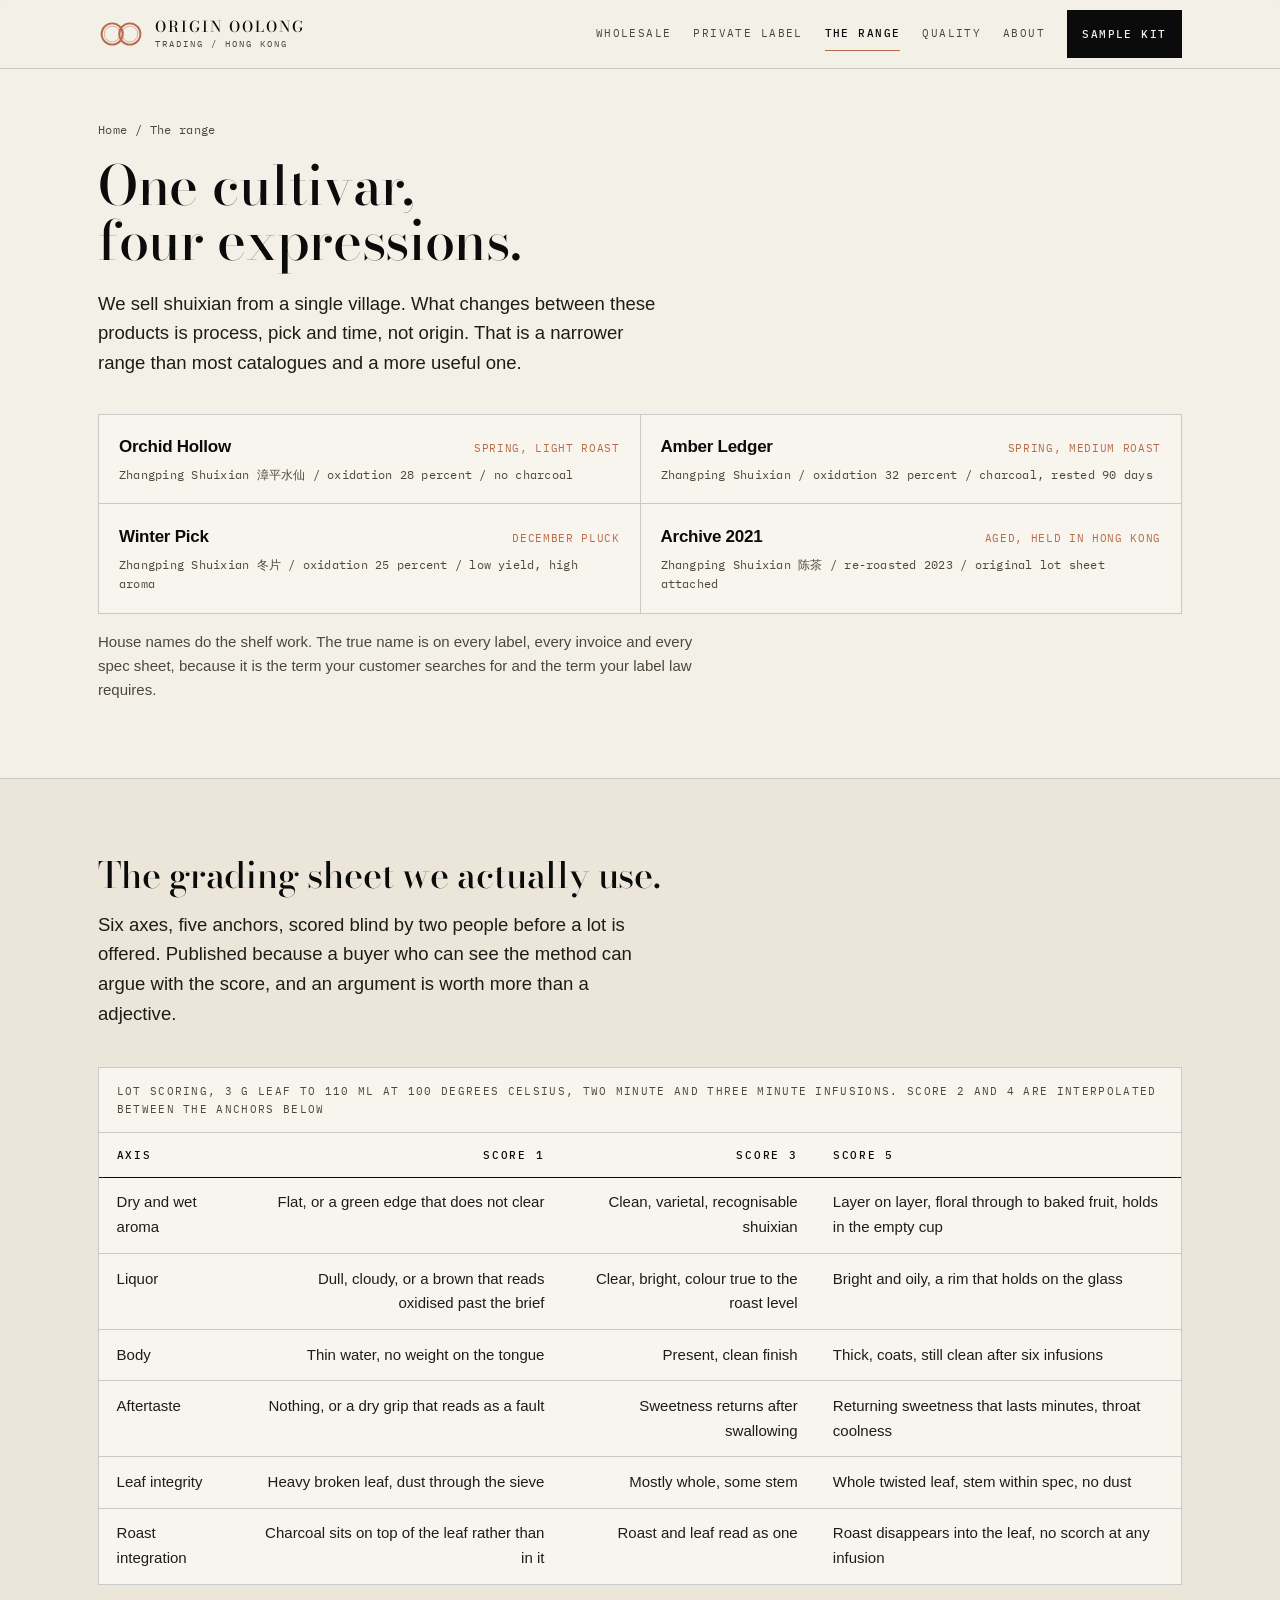
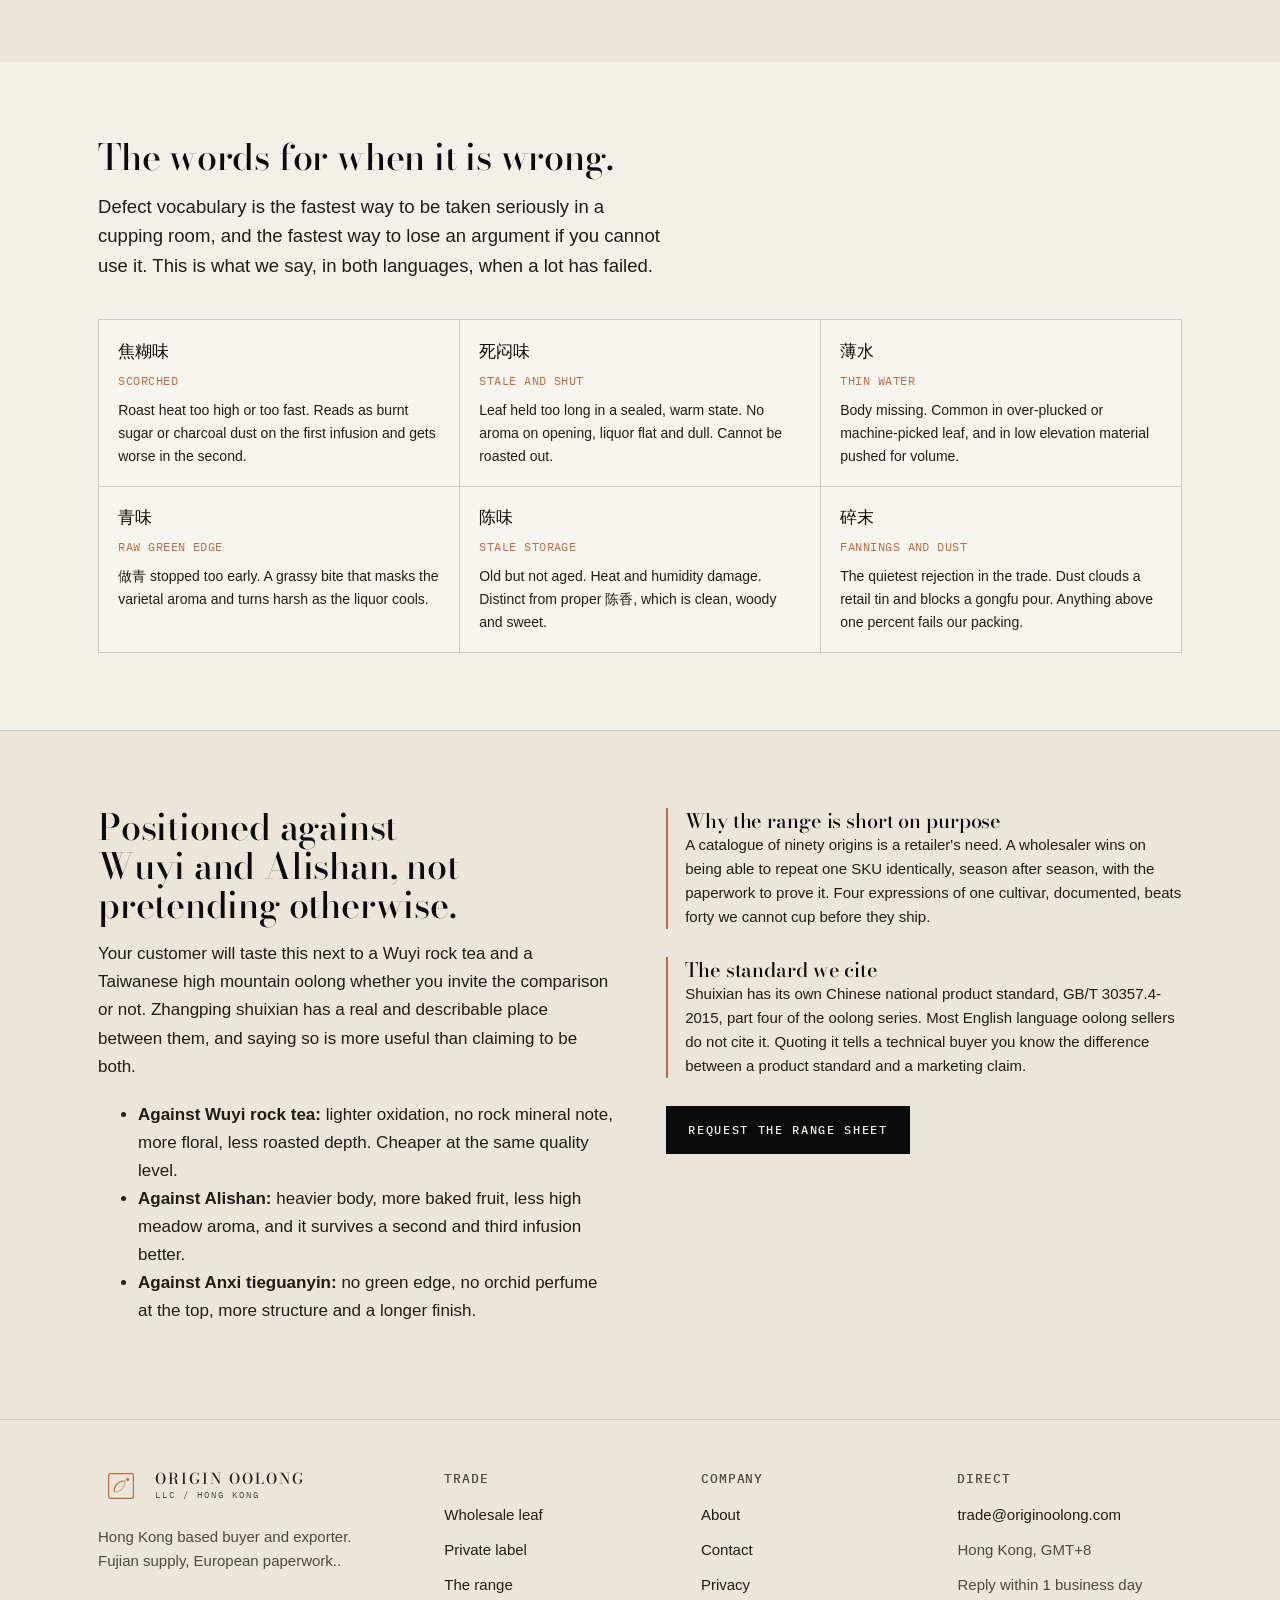
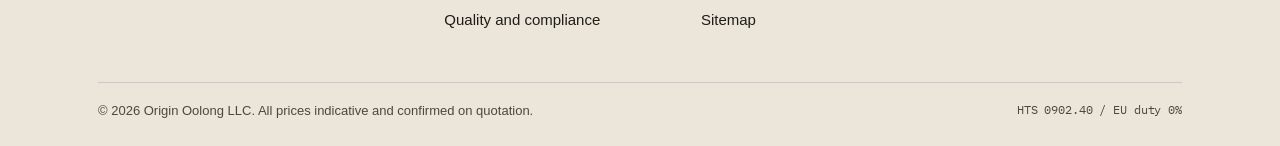
<file: oolong.html>
<!DOCTYPE html>
<html lang="en">
<head>
<meta charset="utf-8">
<meta name="viewport" content="width=device-width, initial-scale=1">
<title>Zhangping Shuixian Oolong Range and Grading | Origin Oolong</title>
<meta name="description" content="Light roast, medium roast, winter pick and aged Zhangping shuixian, with the six axis grading sheet and the defect vocabulary buyers use in a cupping room.">
<link rel="canonical" href="https://originoolong.com/oolong.html">
<meta name="robots" content="index,follow,max-image-preview:large">
<meta property="og:type" content="website">
<meta property="og:title" content="Zhangping Shuixian Oolong Range and Grading | Origin Oolong">
<meta property="og:description" content="Four expressions of one cultivar, graded on a published sheet, positioned honestly against Wuyi and Alishan.">
<meta property="og:url" content="https://originoolong.com/oolong.html">
<link rel="preconnect" href="https://fonts.googleapis.com">
<link rel="preconnect" href="https://fonts.gstatic.com" crossorigin>
<link href="https://fonts.googleapis.com/css2?family=Bodoni+Moda:opsz,wght@6..96,400..600&family=IBM+Plex+Mono:wght@400;500&display=swap" rel="stylesheet">
<link rel="stylesheet" href="assets/styles.css">
<script type="application/ld+json">
{
  "@context": "https://schema.org",
  "@type": "BreadcrumbList",
  "itemListElement": [
    {"@type": "ListItem", "position": 1, "name": "Home", "item": "https://originoolong.com/"},
    {"@type": "ListItem", "position": 2, "name": "The range", "item": "https://originoolong.com/oolong.html"}
  ]
}
</script>
</head>
<body>

<header class="hdr" id="hdr">
  <div class="wrap hdr-in">
    <a class="brand" href="index.html" aria-label="Origin Oolong Trading, home">
      <svg class="brand-mark" viewBox="0 0 46 26" fill="none" aria-hidden="true">
        <g stroke="currentColor">
          <circle cx="14.2" cy="13" r="10.6" stroke-width="1.9"/>
          <circle cx="14.2" cy="13" r="7.9" stroke-width=".8" opacity=".6"/>
          <circle cx="31.8" cy="13" r="10.6" stroke-width="1.9"/>
          <circle cx="31.8" cy="13" r="7.9" stroke-width=".8" opacity=".6"/>
        </g>
      </svg>
      <span class="brand-txt">Origin Oolong<span>Trading / Hong Kong</span></span>
    </a>
    <nav class="nav" id="nav" aria-label="Primary">
      <a href="wholesale.html">Wholesale</a>
      <a href="private-label.html">Private label</a>
      <a href="oolong.html" aria-current="page">The range</a>
      <a href="quality.html">Quality</a>
      <a href="about.html">About</a>
      <a class="btn btn-sm" href="contact.html">Sample kit</a>
    </nav>
    <button class="nav-toggle" id="navToggle" aria-expanded="false" aria-controls="nav" tabindex="-1" aria-label="Open menu">
      <svg viewBox="0 0 24 24" fill="none" stroke="currentColor" stroke-width="1.6" aria-hidden="true"><path d="M3 6h18M3 12h18M3 18h18"/></svg>
    </button>
  </div>
</header>

<main>
  <div class="wrap page-intro">
    <nav class="crumb" aria-label="Breadcrumb"><a href="index.html">Home</a> / The range</nav>
    <h1>One cultivar, four expressions.</h1>
    <p class="lede">We sell shuixian from a single village. What changes between these products is process, pick and time, not origin. That is a narrower range than most catalogues and a more useful one.</p>
  </div>

  <section style="padding-top:0">
    <div class="wrap">
      <div class="range">
        <div class="item">
          <span class="house">Orchid Hollow</span><span class="tag">Spring, light roast</span>
          <span class="true">Zhangping Shuixian 漳平水仙 / oxidation 28 percent / no charcoal</span>
        </div>
        <div class="item">
          <span class="house">Amber Ledger</span><span class="tag">Spring, medium roast</span>
          <span class="true">Zhangping Shuixian / oxidation 32 percent / charcoal, rested 90 days</span>
        </div>
        <div class="item">
          <span class="house">Winter Pick</span><span class="tag">December pluck</span>
          <span class="true">Zhangping Shuixian 冬片 / oxidation 25 percent / low yield, high aroma</span>
        </div>
        <div class="item">
          <span class="house">Archive 2021</span><span class="tag">Aged, held in Hong Kong</span>
          <span class="true">Zhangping Shuixian 陈茶 / re-roasted 2023 / original lot sheet attached</span>
        </div>
      </div>
      <p class="small muted" style="margin-top:1rem;max-width:74ch">House names do the shelf work. The true name is on every label, every invoice and every spec sheet, because it is the term your customer searches for and the term your label law requires.</p>
    </div>
  </section>

  <section class="band rule-top">
    <div class="wrap">
      <div class="sec-hd">
        <h2>The grading sheet we actually use.</h2>
        <p class="lede">Six axes, five anchors, scored blind by two people before a lot is offered. Published because a buyer who can see the method can argue with the score, and an argument is worth more than a adjective.</p>
      </div>
      <div class="tbl-wrap">
        <table>
          <caption>Lot scoring, 3 g leaf to 110 ml at 100 degrees Celsius, two minute and three minute infusions. Score 2 and 4 are interpolated between the anchors below</caption>
          <thead>
            <tr><th scope="col">Axis</th><th scope="col">Score 1</th><th scope="col">Score 3</th><th scope="col">Score 5</th></tr>
          </thead>
          <tbody>
            <tr><td>Dry and wet aroma</td><td>Flat, or a green edge that does not clear</td><td>Clean, varietal, recognisable shuixian</td><td>Layer on layer, floral through to baked fruit, holds in the empty cup</td></tr>
            <tr><td>Liquor</td><td>Dull, cloudy, or a brown that reads oxidised past the brief</td><td>Clear, bright, colour true to the roast level</td><td>Bright and oily, a rim that holds on the glass</td></tr>
            <tr><td>Body</td><td>Thin water, no weight on the tongue</td><td>Present, clean finish</td><td>Thick, coats, still clean after six infusions</td></tr>
            <tr><td>Aftertaste</td><td>Nothing, or a dry grip that reads as a fault</td><td>Sweetness returns after swallowing</td><td>Returning sweetness that lasts minutes, throat coolness</td></tr>
            <tr><td>Leaf integrity</td><td>Heavy broken leaf, dust through the sieve</td><td>Mostly whole, some stem</td><td>Whole twisted leaf, stem within spec, no dust</td></tr>
            <tr><td>Roast integration</td><td>Charcoal sits on top of the leaf rather than in it</td><td>Roast and leaf read as one</td><td>Roast disappears into the leaf, no scorch at any infusion</td></tr>
          </tbody>
        </table>
      </div>
    </div>
  </section>

  <section>
    <div class="wrap">
      <div class="sec-hd">
        <h2>The words for when it is wrong.</h2>
        <p class="lede">Defect vocabulary is the fastest way to be taken seriously in a cupping room, and the fastest way to lose an argument if you cannot use it. This is what we say, in both languages, when a lot has failed.</p>
      </div>
      <div class="terms">
        <div class="term"><div class="zh">焦糊味</div><div class="en">Scorched</div><p>Roast heat too high or too fast. Reads as burnt sugar or charcoal dust on the first infusion and gets worse in the second.</p></div>
        <div class="term"><div class="zh">死闷味</div><div class="en">Stale and shut</div><p>Leaf held too long in a sealed, warm state. No aroma on opening, liquor flat and dull. Cannot be roasted out.</p></div>
        <div class="term"><div class="zh">薄水</div><div class="en">Thin water</div><p>Body missing. Common in over-plucked or machine-picked leaf, and in low elevation material pushed for volume.</p></div>
        <div class="term"><div class="zh">青味</div><div class="en">Raw green edge</div><p>做青 stopped too early. A grassy bite that masks the varietal aroma and turns harsh as the liquor cools.</p></div>
        <div class="term"><div class="zh">陈味</div><div class="en">Stale storage</div><p>Old but not aged. Heat and humidity damage. Distinct from proper 陈香, which is clean, woody and sweet.</p></div>
        <div class="term"><div class="zh">碎末</div><div class="en">Fannings and dust</div><p>The quietest rejection in the trade. Dust clouds a retail tin and blocks a gongfu pour. Anything above one percent fails our packing.</p></div>
      </div>
    </div>
  </section>

  <section class="band rule-top">
    <div class="wrap cols">
      <div>
        <h2>Positioned against Wuyi and Alishan, not pretending otherwise.</h2>
        <p style="margin-top:1rem">Your customer will taste this next to a Wuyi rock tea and a Taiwanese high mountain oolong whether you invite the comparison or not. Zhangping shuixian has a real and describable place between them, and saying so is more useful than claiming to be both.</p>
        <ul class="list" style="margin-top:1.25rem">
          <li><b>Against Wuyi rock tea:</b> lighter oxidation, no rock mineral note, more floral, less roasted depth. Cheaper at the same quality level.</li>
          <li><b>Against Alishan:</b> heavier body, more baked fruit, less high meadow aroma, and it survives a second and third infusion better.</li>
          <li><b>Against Anxi tieguanyin:</b> no green edge, no orchid perfume at the top, more structure and a longer finish.</li>
        </ul>
      </div>
      <div>
        <div class="aside-box">
          <h3>Why the range is short on purpose</h3>
          <p class="small">A catalogue of ninety origins is a retailer's need. A wholesaler wins on being able to repeat one SKU identically, season after season, with the paperwork to prove it. Four expressions of one cultivar, documented, beats forty we cannot cup before they ship.</p>
        </div>
        <div class="aside-box" style="margin-top:1.75rem">
          <h3>The standard we cite</h3>
          <p class="small">Shuixian has its own Chinese national product standard, GB/T 30357.4-2015, part four of the oolong series. Most English language oolong sellers do not cite it. Quoting it tells a technical buyer you know the difference between a product standard and a marketing claim.</p>
        </div>
        <p style="margin-top:1.75rem"><a class="btn" href="contact.html">Request the range sheet</a></p>
      </div>
    </div>
  </section>
</main>

<footer class="ftr">
  <div class="wrap">
    <div class="ftr-grid">
      <div>
        <a class="brand" href="index.html">
          <svg class="brand-mark" viewBox="0 0 26 26" fill="none" aria-hidden="true">
            <rect x="0.6" y="0.6" width="24.8" height="24.8" rx="2" stroke="currentColor" stroke-width="1.2"/>
            <path d="M6 19c0-6.6 4.4-11 11-11" stroke="currentColor" stroke-width="1.2"/>
            <path d="M6 19c6.6 0 11-4.4 11-11" stroke="currentColor" stroke-width="1.2" opacity=".45"/>
            <circle cx="19.6" cy="6.4" r="1.5" fill="currentColor"/>
          </svg>
          <span class="brand-txt">Origin Oolong<span>LLC / Hong Kong</span></span>
        </a>
        <p class="small muted" style="margin-top:1.1rem;max-width:32ch">Hong Kong based buyer and exporter. Fujian supply, European paperwork..</p>
      </div>
      <div>
        <h4>Trade</h4>
        <ul>
          <li><a href="wholesale.html">Wholesale leaf</a></li>
          <li><a href="private-label.html">Private label</a></li>
          <li><a href="oolong.html">The range</a></li>
          <li><a href="quality.html">Quality and compliance</a></li>
        </ul>
      </div>
      <div>
        <h4>Company</h4>
        <ul>
          <li><a href="about.html">About</a></li>
          <li><a href="contact.html">Contact</a></li>
          <li><a href="privacy.html">Privacy</a></li>
          <li><a href="/sitemap.xml">Sitemap</a></li>
        </ul>
      </div>
      <div>
        <h4>Direct</h4>
        <ul>
          <li><a href="mailto:trade@originoolong.com">trade@originoolong.com</a></li>
          <li><span class="small muted">Hong Kong, GMT+8</span></li>
          <li><span class="small muted">Reply within 1 business day</span></li>
        </ul>
      </div>
    </div>
    <div class="ftr-btm">
      <span>&copy; 2026 Origin Oolong LLC. All prices indicative and confirmed on quotation.</span>
      <span class="mono">HTS 0902.40 / EU duty 0%</span>
    </div>
  </div>
</footer>

<script>
(function () {
  var hdr = document.getElementById('hdr'), btn = document.getElementById('navToggle');
  if (!btn) return;
  btn.addEventListener('click', function () {
    var open = hdr.classList.toggle('open');
    btn.setAttribute('aria-expanded', open ? 'true' : 'false');
  });
})();
</script>
</body>
</html>
</file>
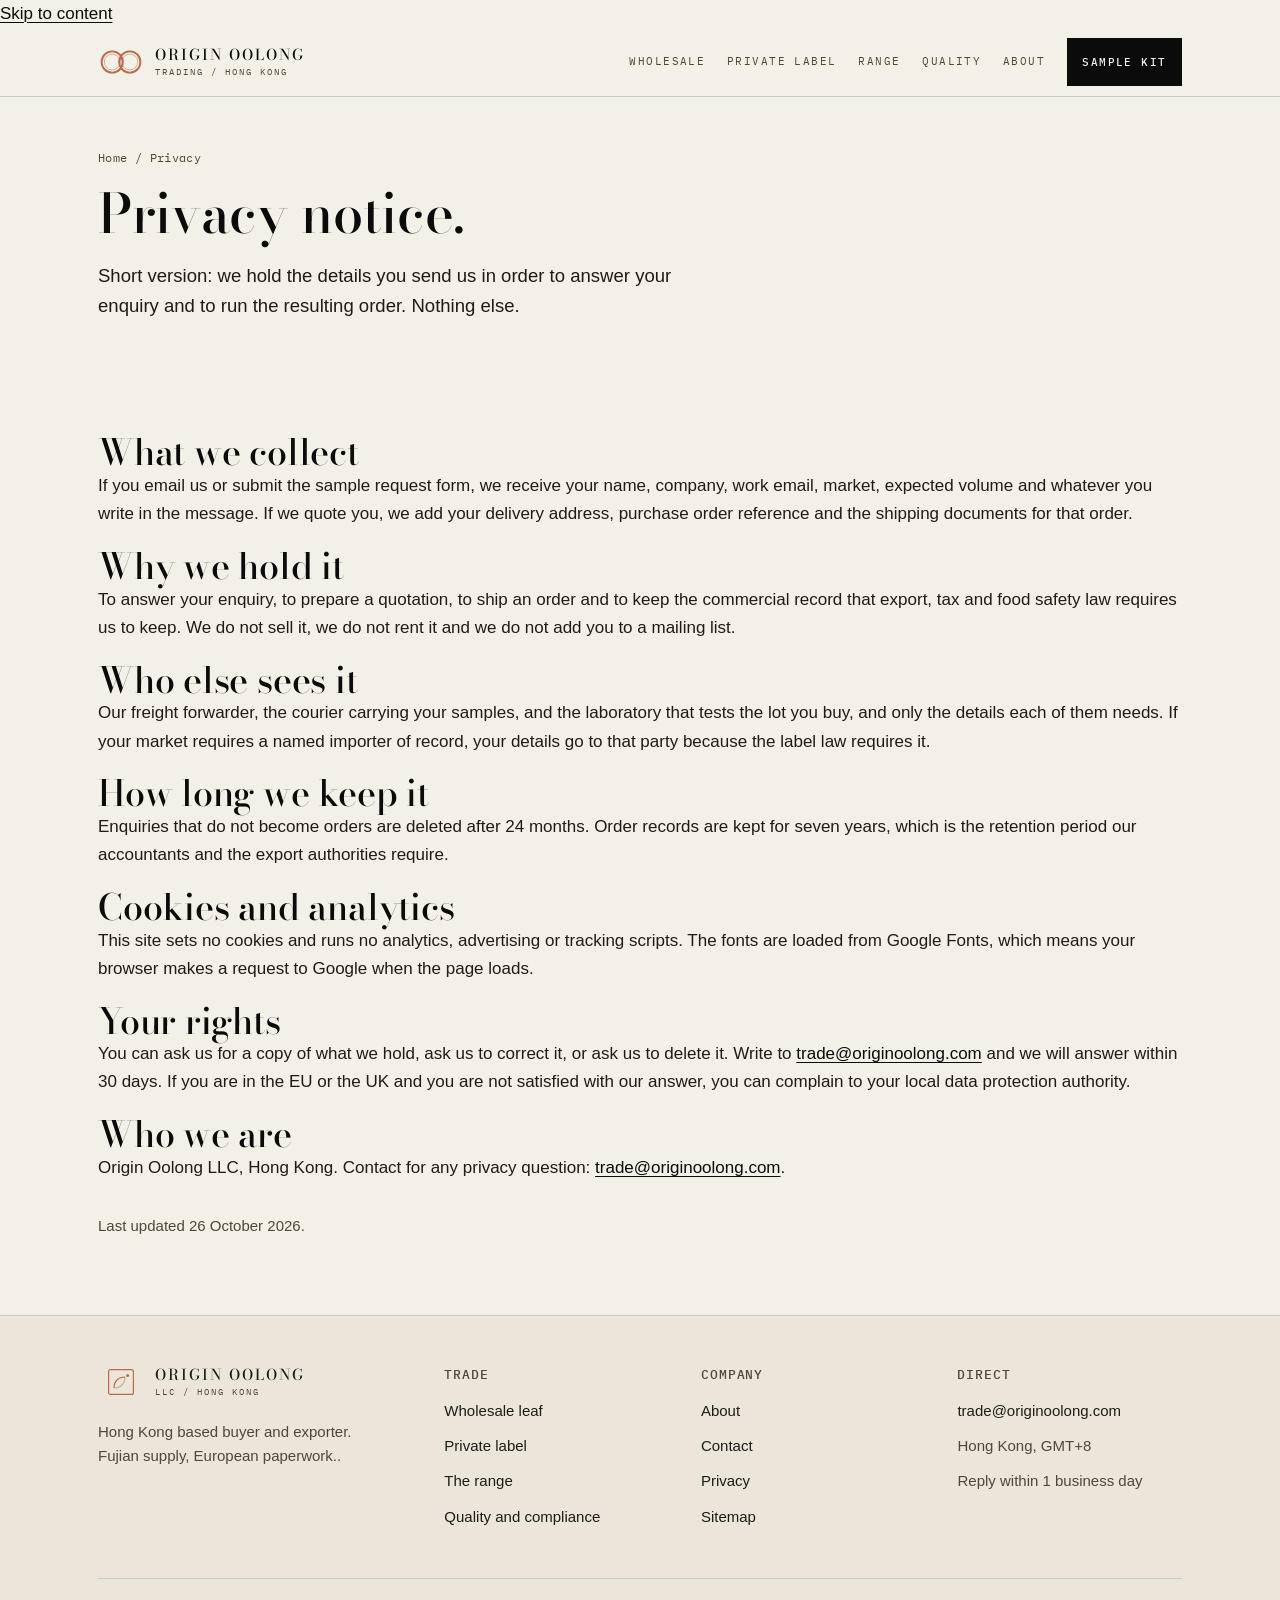
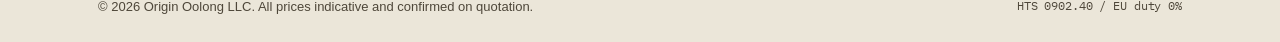
<file: privacy.html>
<!DOCTYPE html>
<html lang="en">
<head>
<meta charset="utf-8">
<meta name="viewport" content="width=device-width, initial-scale=1">
<title>Privacy Notice | Origin Oolong LLC</title>
<meta name="description" content="What we collect when you send a trade enquiry, why we hold it, how long we keep it and how to have it removed.">
<link rel="canonical" href="https://originoolong.com/privacy.html">
<meta name="robots" content="index,follow">
<meta property="og:type" content="website">
<meta property="og:site_name" content="Origin Oolong LLC">
<meta property="og:title" content="Privacy Notice | Origin Oolong LLC">
<meta property="og:description" content="What we collect when you send a trade enquiry, why we hold it and how long we keep it.">
<meta property="og:url" content="https://originoolong.com/privacy.html">
<meta name="twitter:card" content="summary">
<link rel="preconnect" href="https://fonts.googleapis.com">
<link rel="preconnect" href="https://fonts.gstatic.com" crossorigin>
<link href="https://fonts.googleapis.com/css2?family=Bodoni+Moda:opsz,wght@6..96,400..600&family=IBM+Plex+Mono:wght@400;500&display=swap" rel="stylesheet">
<link rel="stylesheet" href="assets/styles.css">
</head>
<body>
<a class="skip" href="#main">Skip to content</a>

<header class="hdr" id="hdr">
  <div class="wrap hdr-in">
    <a class="brand" href="index.html" aria-label="Origin Oolong Trading, home">
      <svg class="brand-mark" viewBox="0 0 46 26" fill="none" aria-hidden="true">
        <g stroke="currentColor">
          <circle cx="14.2" cy="13" r="10.6" stroke-width="1.9"/>
          <circle cx="14.2" cy="13" r="7.9" stroke-width=".8" opacity=".6"/>
          <circle cx="31.8" cy="13" r="10.6" stroke-width="1.9"/>
          <circle cx="31.8" cy="13" r="7.9" stroke-width=".8" opacity=".6"/>
        </g>
      </svg>
      <span class="brand-txt">Origin Oolong<span>Trading / Hong Kong</span></span>
    </a>
    <nav class="nav" aria-label="Primary">
      <a href="wholesale.html">Wholesale</a>
      <a href="private-label.html">Private label</a>
      <a href="oolong.html">Range</a>
      <a href="quality.html">Quality</a>
      <a href="about.html">About</a>
      <a class="btn btn-sm" href="contact.html">Sample kit</a>
    </nav>
    <button class="nav-toggle" id="navToggle" aria-expanded="false" aria-controls="hdr" aria-label="Open menu">
      <span></span><span></span><span></span>
    </button>
  </div>
</header>

<main id="main">
  <section class="page-intro">
    <div class="wrap">
      <nav class="crumb" aria-label="Breadcrumb"><a href="index.html">Home</a> / Privacy</nav>
      <h1>Privacy notice.</h1>
      <p class="lede">Short version: we hold the details you send us in order to answer your enquiry and to run the resulting order. Nothing else.</p>
    </div>
  </section>

  <section>
    <div class="wrap prose">
      <h2>What we collect</h2>
      <p>If you email us or submit the sample request form, we receive your name, company, work email, market, expected volume and whatever you write in the message. If we quote you, we add your delivery address, purchase order reference and the shipping documents for that order.</p>

      <h2>Why we hold it</h2>
      <p>To answer your enquiry, to prepare a quotation, to ship an order and to keep the commercial record that export, tax and food safety law requires us to keep. We do not sell it, we do not rent it and we do not add you to a mailing list.</p>

      <h2>Who else sees it</h2>
      <p>Our freight forwarder, the courier carrying your samples, and the laboratory that tests the lot you buy, and only the details each of them needs. If your market requires a named importer of record, your details go to that party because the label law requires it.</p>

      <h2>How long we keep it</h2>
      <p>Enquiries that do not become orders are deleted after 24 months. Order records are kept for seven years, which is the retention period our accountants and the export authorities require.</p>

      <h2>Cookies and analytics</h2>
      <p>This site sets no cookies and runs no analytics, advertising or tracking scripts. The fonts are loaded from Google Fonts, which means your browser makes a request to Google when the page loads.</p>

      <h2>Your rights</h2>
      <p>You can ask us for a copy of what we hold, ask us to correct it, or ask us to delete it. Write to <a href="mailto:trade@originoolong.com">trade@originoolong.com</a> and we will answer within 30 days. If you are in the EU or the UK and you are not satisfied with our answer, you can complain to your local data protection authority.</p>

      <h2>Who we are</h2>
      <p>Origin Oolong LLC, Hong Kong. Contact for any privacy question: <a href="mailto:trade@originoolong.com">trade@originoolong.com</a>.</p>

      <p class="small muted" style="margin-top:2rem">Last updated 26 October 2026.</p>
    </div>
  </section>
</main>

<footer class="ftr">
  <div class="wrap">
    <div class="ftr-grid">
      <div>
        <a class="brand" href="index.html">
          <svg class="brand-mark" viewBox="0 0 26 26" fill="none" aria-hidden="true">
            <rect x="0.6" y="0.6" width="24.8" height="24.8" rx="2" stroke="currentColor" stroke-width="1.2"/>
            <path d="M6 19c0-6.6 4.4-11 11-11" stroke="currentColor" stroke-width="1.2"/>
            <path d="M6 19c6.6 0 11-4.4 11-11" stroke="currentColor" stroke-width="1.2" opacity=".45"/>
            <circle cx="19.6" cy="6.4" r="1.5" fill="currentColor"/>
          </svg>
          <span class="brand-txt">Origin Oolong<span>LLC / Hong Kong</span></span>
        </a>
        <p class="small muted" style="margin-top:1rem;max-width:34ch">Hong Kong based buyer and exporter. Fujian supply, European paperwork..</p>
      </div>
      <div>
        <h4>Trade</h4>
        <ul>
          <li><a href="wholesale.html">Wholesale leaf</a></li>
          <li><a href="private-label.html">Private label</a></li>
          <li><a href="oolong.html">The range</a></li>
          <li><a href="quality.html">Quality and compliance</a></li>
        </ul>
      </div>
      <div>
        <h4>Company</h4>
        <ul>
          <li><a href="about.html">About</a></li>
          <li><a href="contact.html">Contact</a></li>
          <li><a href="privacy.html">Privacy</a></li>
          <li><a href="/sitemap.xml">Sitemap</a></li>
        </ul>
      </div>
      <div>
        <h4>Direct</h4>
        <ul>
          <li><a href="mailto:trade@originoolong.com">trade@originoolong.com</a></li>
          <li><span class="small muted">Hong Kong, GMT+8</span></li>
          <li><span class="small muted">Reply within 1 business day</span></li>
        </ul>
      </div>
    </div>
    <div class="ftr-btm">
      <span>&copy; 2026 Origin Oolong LLC. All prices indicative and confirmed on quotation.</span>
      <span class="mono">HTS 0902.40 / EU duty 0%</span>
    </div>
  </div>
</footer>

<script>
(function () {
  var hdr = document.getElementById('hdr');
  var btn = document.getElementById('navToggle');
  if (!btn) return;
  btn.addEventListener('click', function () {
    var open = hdr.classList.toggle('open');
    btn.setAttribute('aria-expanded', open ? 'true' : 'false');
    btn.setAttribute('aria-label', open ? 'Close menu' : 'Open menu');
  });
})();
</script>
</body>
</html>
</file>
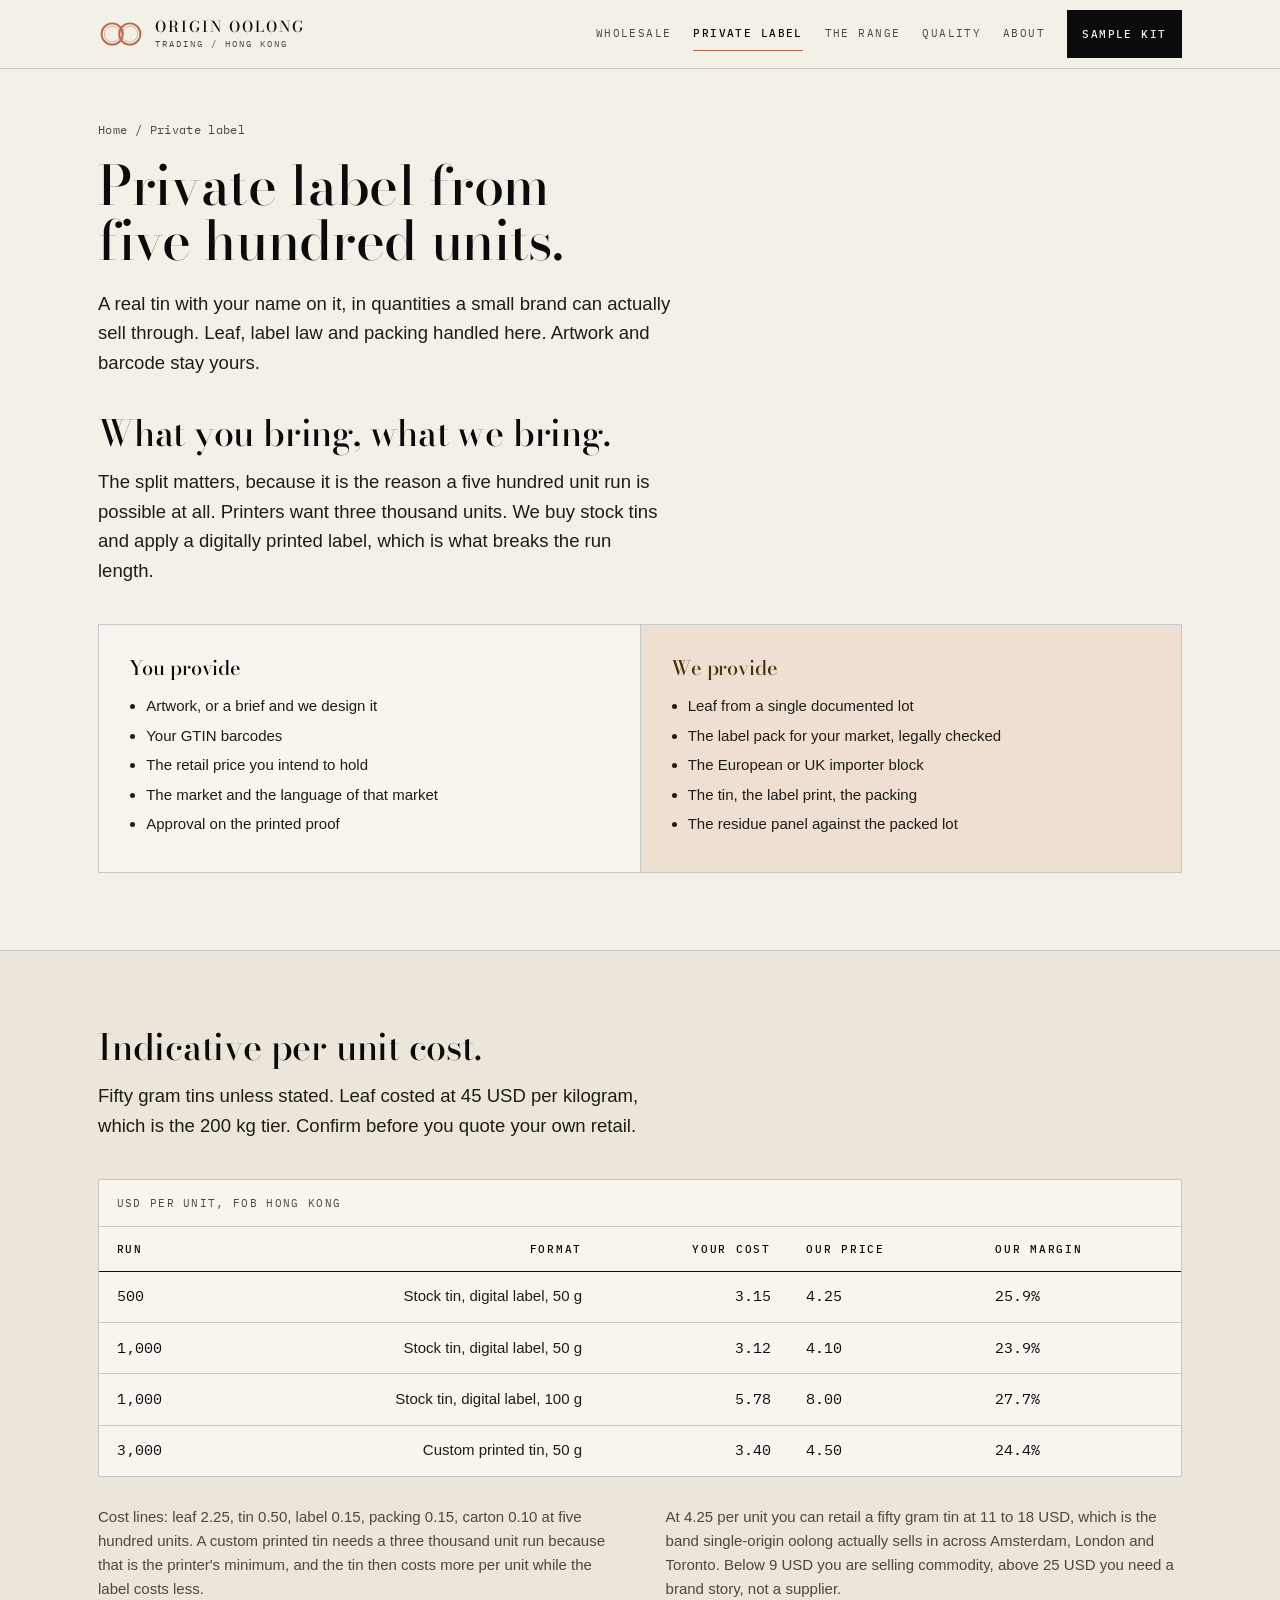
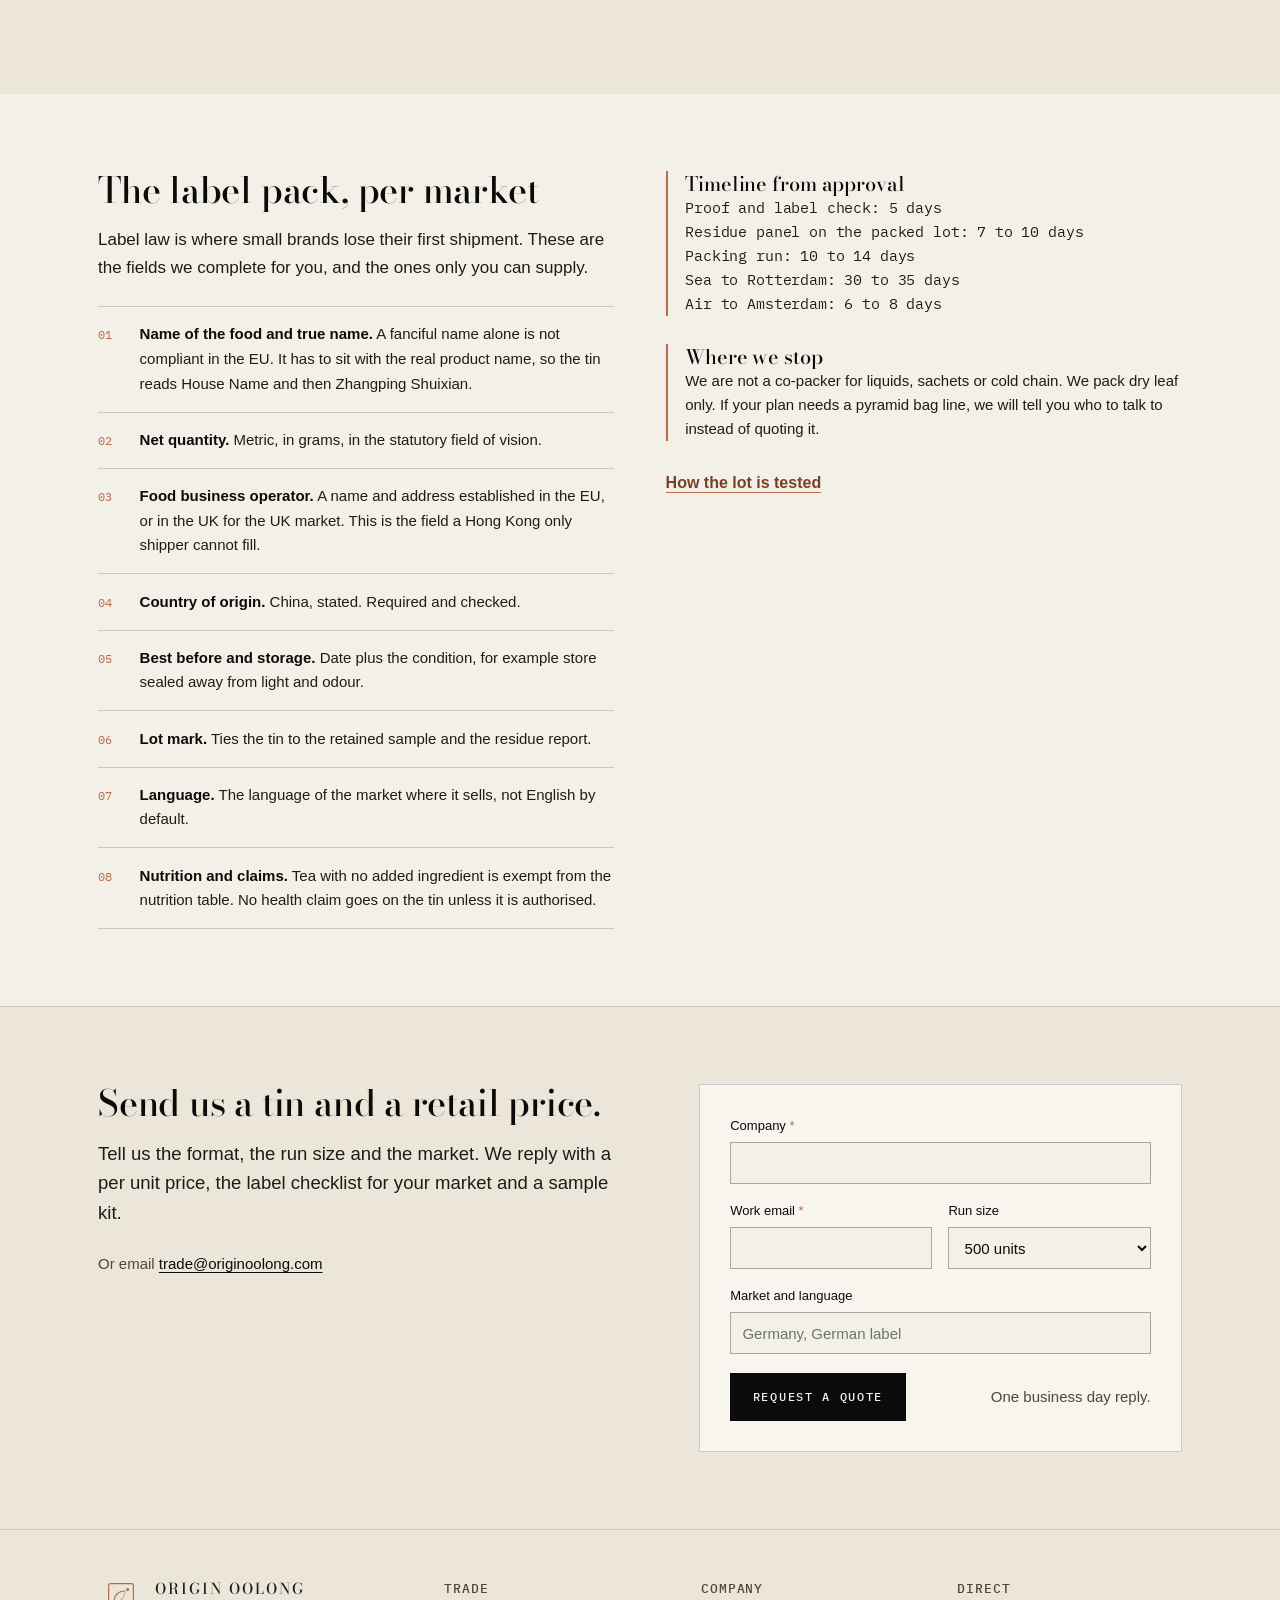
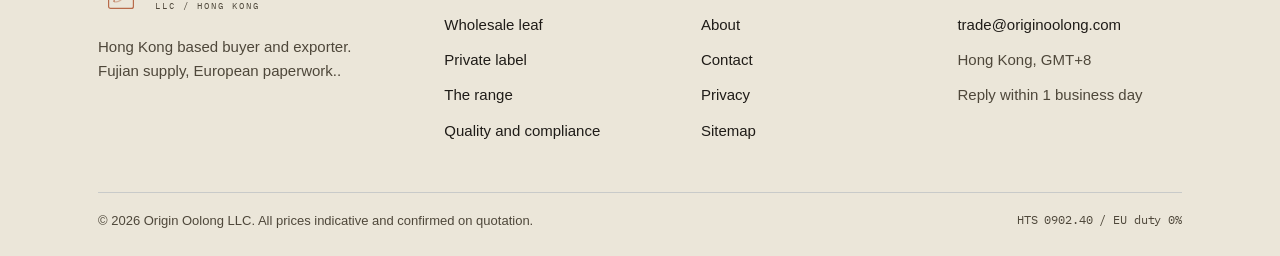
<file: private-label.html>
<!DOCTYPE html>
<html lang="en">
<head>
<meta charset="utf-8">
<meta name="viewport" content="width=device-width, initial-scale=1">
<title>Private Label Oolong Tea, 500 Unit Runs | Origin Oolong</title>
<meta name="description" content="Private label oolong from 500 units. Your artwork and barcode, our leaf and EU or UK compliant label pack. Indicative per unit pricing and timelines.">
<link rel="canonical" href="https://originoolong.com/private-label.html">
<meta name="robots" content="index,follow,max-image-preview:large">
<meta property="og:type" content="website">
<meta property="og:title" content="Private Label Oolong Tea, 500 Unit Runs | Origin Oolong">
<meta property="og:description" content="Small batch private label oolong with a compliant EU and UK label pack, from 500 units.">
<meta property="og:url" content="https://originoolong.com/private-label.html">
<link rel="preconnect" href="https://fonts.googleapis.com">
<link rel="preconnect" href="https://fonts.gstatic.com" crossorigin>
<link href="https://fonts.googleapis.com/css2?family=Bodoni+Moda:opsz,wght@6..96,400..600&family=IBM+Plex+Mono:wght@400;500&display=swap" rel="stylesheet">
<link rel="stylesheet" href="assets/styles.css">
<script type="application/ld+json">
{
  "@context": "https://schema.org",
  "@type": "BreadcrumbList",
  "itemListElement": [
    {"@type": "ListItem", "position": 1, "name": "Home", "item": "https://originoolong.com/"},
    {"@type": "ListItem", "position": 2, "name": "Private label", "item": "https://originoolong.com/private-label.html"}
  ]
}
</script>
</head>
<body>

<header class="hdr" id="hdr">
  <div class="wrap hdr-in">
    <a class="brand" href="index.html" aria-label="Origin Oolong Trading, home">
      <svg class="brand-mark" viewBox="0 0 46 26" fill="none" aria-hidden="true">
        <g stroke="currentColor">
          <circle cx="14.2" cy="13" r="10.6" stroke-width="1.9"/>
          <circle cx="14.2" cy="13" r="7.9" stroke-width=".8" opacity=".6"/>
          <circle cx="31.8" cy="13" r="10.6" stroke-width="1.9"/>
          <circle cx="31.8" cy="13" r="7.9" stroke-width=".8" opacity=".6"/>
        </g>
      </svg>
      <span class="brand-txt">Origin Oolong<span>Trading / Hong Kong</span></span>
    </a>
    <nav class="nav" id="nav" aria-label="Primary">
      <a href="wholesale.html">Wholesale</a>
      <a href="private-label.html" aria-current="page">Private label</a>
      <a href="oolong.html">The range</a>
      <a href="quality.html">Quality</a>
      <a href="about.html">About</a>
      <a class="btn btn-sm" href="contact.html">Sample kit</a>
    </nav>
    <button class="nav-toggle" id="navToggle" aria-expanded="false" aria-controls="nav" aria-label="Open menu">
      <svg viewBox="0 0 24 24" fill="none" stroke="currentColor" stroke-width="1.6" aria-hidden="true"><path d="M3 6h18M3 12h18M3 18h18"/></svg>
    </button>
  </div>
</header>

<main>
  <div class="wrap page-intro">
    <nav class="crumb" aria-label="Breadcrumb"><a href="index.html">Home</a> / Private label</nav>
    <h1>Private label from five hundred units.</h1>
    <p class="lede">A real tin with your name on it, in quantities a small brand can actually sell through. Leaf, label law and packing handled here. Artwork and barcode stay yours.</p>
  </div>

  <section style="padding-top:0">
    <div class="wrap">
      <div class="sec-hd">
        <h2>What you bring, what we bring.</h2>
        <p class="lede">The split matters, because it is the reason a five hundred unit run is possible at all. Printers want three thousand units. We buy stock tins and apply a digitally printed label, which is what breaks the run length.</p>
      </div>
      <div class="bento" style="grid-template-columns:repeat(2,minmax(0,1fr))">
        <div class="cell">
          <h3>You provide</h3>
          <ul class="list">
            <li>Artwork, or a brief and we design it</li>
            <li>Your GTIN barcodes</li>
            <li>The retail price you intend to hold</li>
            <li>The market and the language of that market</li>
            <li>Approval on the printed proof</li>
          </ul>
        </div>
        <div class="cell cell-tint">
          <h3>We provide</h3>
          <ul class="list">
            <li>Leaf from a single documented lot</li>
            <li>The label pack for your market, legally checked</li>
            <li>The European or UK importer block</li>
            <li>The tin, the label print, the packing</li>
            <li>The residue panel against the packed lot</li>
          </ul>
        </div>
      </div>
    </div>
  </section>

  <section class="band rule-top">
    <div class="wrap">
      <div class="sec-hd">
        <h2>Indicative per unit cost.</h2>
        <p class="lede">Fifty gram tins unless stated. Leaf costed at 45 USD per kilogram, which is the 200 kg tier. Confirm before you quote your own retail.</p>
      </div>
      <div class="tbl-wrap">
        <table>
          <caption>USD per unit, FOB Hong Kong</caption>
          <thead>
            <tr><th scope="col">Run</th><th scope="col">Format</th><th scope="col">Your cost</th><th scope="col">Our price</th><th scope="col">Our margin</th></tr>
          </thead>
          <tbody>
            <tr><td class="num">500</td><td>Stock tin, digital label, 50 g</td><td class="num">3.15</td><td class="num">4.25</td><td class="num">25.9%</td></tr>
            <tr><td class="num">1,000</td><td>Stock tin, digital label, 50 g</td><td class="num">3.12</td><td class="num">4.10</td><td class="num">23.9%</td></tr>
            <tr><td class="num">1,000</td><td>Stock tin, digital label, 100 g</td><td class="num">5.78</td><td class="num">8.00</td><td class="num">27.7%</td></tr>
            <tr><td class="num">3,000</td><td>Custom printed tin, 50 g</td><td class="num">3.40</td><td class="num">4.50</td><td class="num">24.4%</td></tr>
          </tbody>
        </table>
      </div>
      <div class="cols" style="margin-top:1.75rem">
        <p class="small muted">Cost lines: leaf 2.25, tin 0.50, label 0.15, packing 0.15, carton 0.10 at five hundred units. A custom printed tin needs a three thousand unit run because that is the printer's minimum, and the tin then costs more per unit while the label costs less.</p>
        <p class="small muted">At 4.25 per unit you can retail a fifty gram tin at 11 to 18 USD, which is the band single-origin oolong actually sells in across Amsterdam, London and Toronto. Below 9 USD you are selling commodity, above 25 USD you need a brand story, not a supplier.</p>
      </div>
    </div>
  </section>

  <section>
    <div class="wrap cols">
      <div>
        <h2>The label pack, per market</h2>
        <p style="margin-top:1rem">Label law is where small brands lose their first shipment. These are the fields we complete for you, and the ones only you can supply.</p>
        <ul class="checks" style="margin-top:1.5rem">
          <li><span class="n">01</span><span><b>Name of the food and true name.</b> A fanciful name alone is not compliant in the EU. It has to sit with the real product name, so the tin reads House Name and then Zhangping Shuixian.</span></li>
          <li><span class="n">02</span><span><b>Net quantity.</b> Metric, in grams, in the statutory field of vision.</span></li>
          <li><span class="n">03</span><span><b>Food business operator.</b> A name and address established in the EU, or in the UK for the UK market. This is the field a Hong Kong only shipper cannot fill.</span></li>
          <li><span class="n">04</span><span><b>Country of origin.</b> China, stated. Required and checked.</span></li>
          <li><span class="n">05</span><span><b>Best before and storage.</b> Date plus the condition, for example store sealed away from light and odour.</span></li>
          <li><span class="n">06</span><span><b>Lot mark.</b> Ties the tin to the retained sample and the residue report.</span></li>
          <li><span class="n">07</span><span><b>Language.</b> The language of the market where it sells, not English by default.</span></li>
          <li><span class="n">08</span><span><b>Nutrition and claims.</b> Tea with no added ingredient is exempt from the nutrition table. No health claim goes on the tin unless it is authorised.</span></li>
        </ul>
      </div>
      <div>
        <div class="aside-box">
          <h3>Timeline from approval</h3>
          <p class="small mono">Proof and label check: 5 days<br>Residue panel on the packed lot: 7 to 10 days<br>Packing run: 10 to 14 days<br>Sea to Rotterdam: 30 to 35 days<br>Air to Amsterdam: 6 to 8 days</p>
        </div>
        <div class="aside-box" style="margin-top:1.75rem">
          <h3>Where we stop</h3>
          <p class="small">We are not a co-packer for liquids, sachets or cold chain. We pack dry leaf only. If your plan needs a pyramid bag line, we will tell you who to talk to instead of quoting it.</p>
        </div>
        <p style="margin-top:1.75rem"><a class="link" href="quality.html">How the lot is tested</a></p>
      </div>
    </div>
  </section>

  <section class="band rule-top">
    <div class="wrap cta">
      <div>
        <h2>Send us a tin and a retail price.</h2>
        <p class="lede" style="margin-top:1rem">Tell us the format, the run size and the market. We reply with a per unit price, the label checklist for your market and a sample kit.</p>
        <p class="small muted" style="margin-top:1.5rem">Or email <a href="mailto:trade@originoolong.com">trade@originoolong.com</a></p>
      </div>
      <form class="form" action="contact.html" method="get" aria-label="Private label enquiry">
        <div class="form-grid">
          <div class="field full">
            <label for="p-company">Company <span class="req">*</span></label>
            <input id="p-company" name="company" type="text" autocomplete="organization" required>
          </div>
          <div class="field">
            <label for="p-email">Work email <span class="req">*</span></label>
            <input id="p-email" name="email" type="email" autocomplete="email" required>
          </div>
          <div class="field">
            <label for="p-run">Run size</label>
            <select id="p-run" name="run">
              <option>500 units</option>
              <option>1,000 units</option>
              <option>3,000 units</option>
              <option>Above 3,000 units</option>
            </select>
          </div>
          <div class="field full">
            <label for="p-market">Market and language</label>
            <input id="p-market" name="market" type="text" placeholder="Germany, German label">
          </div>
        </div>
        <div class="form-ft">
          <button class="btn" type="submit">Request a quote</button>
          <span class="small">One business day reply.</span>
        </div>
      </form>
    </div>
  </section>
</main>

<footer class="ftr">
  <div class="wrap">
    <div class="ftr-grid">
      <div>
        <a class="brand" href="index.html">
          <svg class="brand-mark" viewBox="0 0 26 26" fill="none" aria-hidden="true">
            <rect x="0.6" y="0.6" width="24.8" height="24.8" rx="2" stroke="currentColor" stroke-width="1.2"/>
            <path d="M6 19c0-6.6 4.4-11 11-11" stroke="currentColor" stroke-width="1.2"/>
            <path d="M6 19c6.6 0 11-4.4 11-11" stroke="currentColor" stroke-width="1.2" opacity=".45"/>
            <circle cx="19.6" cy="6.4" r="1.5" fill="currentColor"/>
          </svg>
          <span class="brand-txt">Origin Oolong<span>LLC / Hong Kong</span></span>
        </a>
        <p class="small muted" style="margin-top:1.1rem;max-width:32ch">Hong Kong based buyer and exporter. Fujian supply, European paperwork..</p>
      </div>
      <div>
        <h4>Trade</h4>
        <ul>
          <li><a href="wholesale.html">Wholesale leaf</a></li>
          <li><a href="private-label.html">Private label</a></li>
          <li><a href="oolong.html">The range</a></li>
          <li><a href="quality.html">Quality and compliance</a></li>
        </ul>
      </div>
      <div>
        <h4>Company</h4>
        <ul>
          <li><a href="about.html">About</a></li>
          <li><a href="contact.html">Contact</a></li>
          <li><a href="privacy.html">Privacy</a></li>
          <li><a href="/sitemap.xml">Sitemap</a></li>
        </ul>
      </div>
      <div>
        <h4>Direct</h4>
        <ul>
          <li><a href="mailto:trade@originoolong.com">trade@originoolong.com</a></li>
          <li><span class="small muted">Hong Kong, GMT+8</span></li>
          <li><span class="small muted">Reply within 1 business day</span></li>
        </ul>
      </div>
    </div>
    <div class="ftr-btm">
      <span>&copy; 2026 Origin Oolong LLC. All prices indicative and confirmed on quotation.</span>
      <span class="mono">HTS 0902.40 / EU duty 0%</span>
    </div>
  </div>
</footer>

<script>
(function () {
  var hdr = document.getElementById('hdr'), btn = document.getElementById('navToggle');
  if (!btn) return;
  btn.addEventListener('click', function () {
    var open = hdr.classList.toggle('open');
    btn.setAttribute('aria-expanded', open ? 'true' : 'false');
  });
})();
</script>
</body>
</html>
</file>
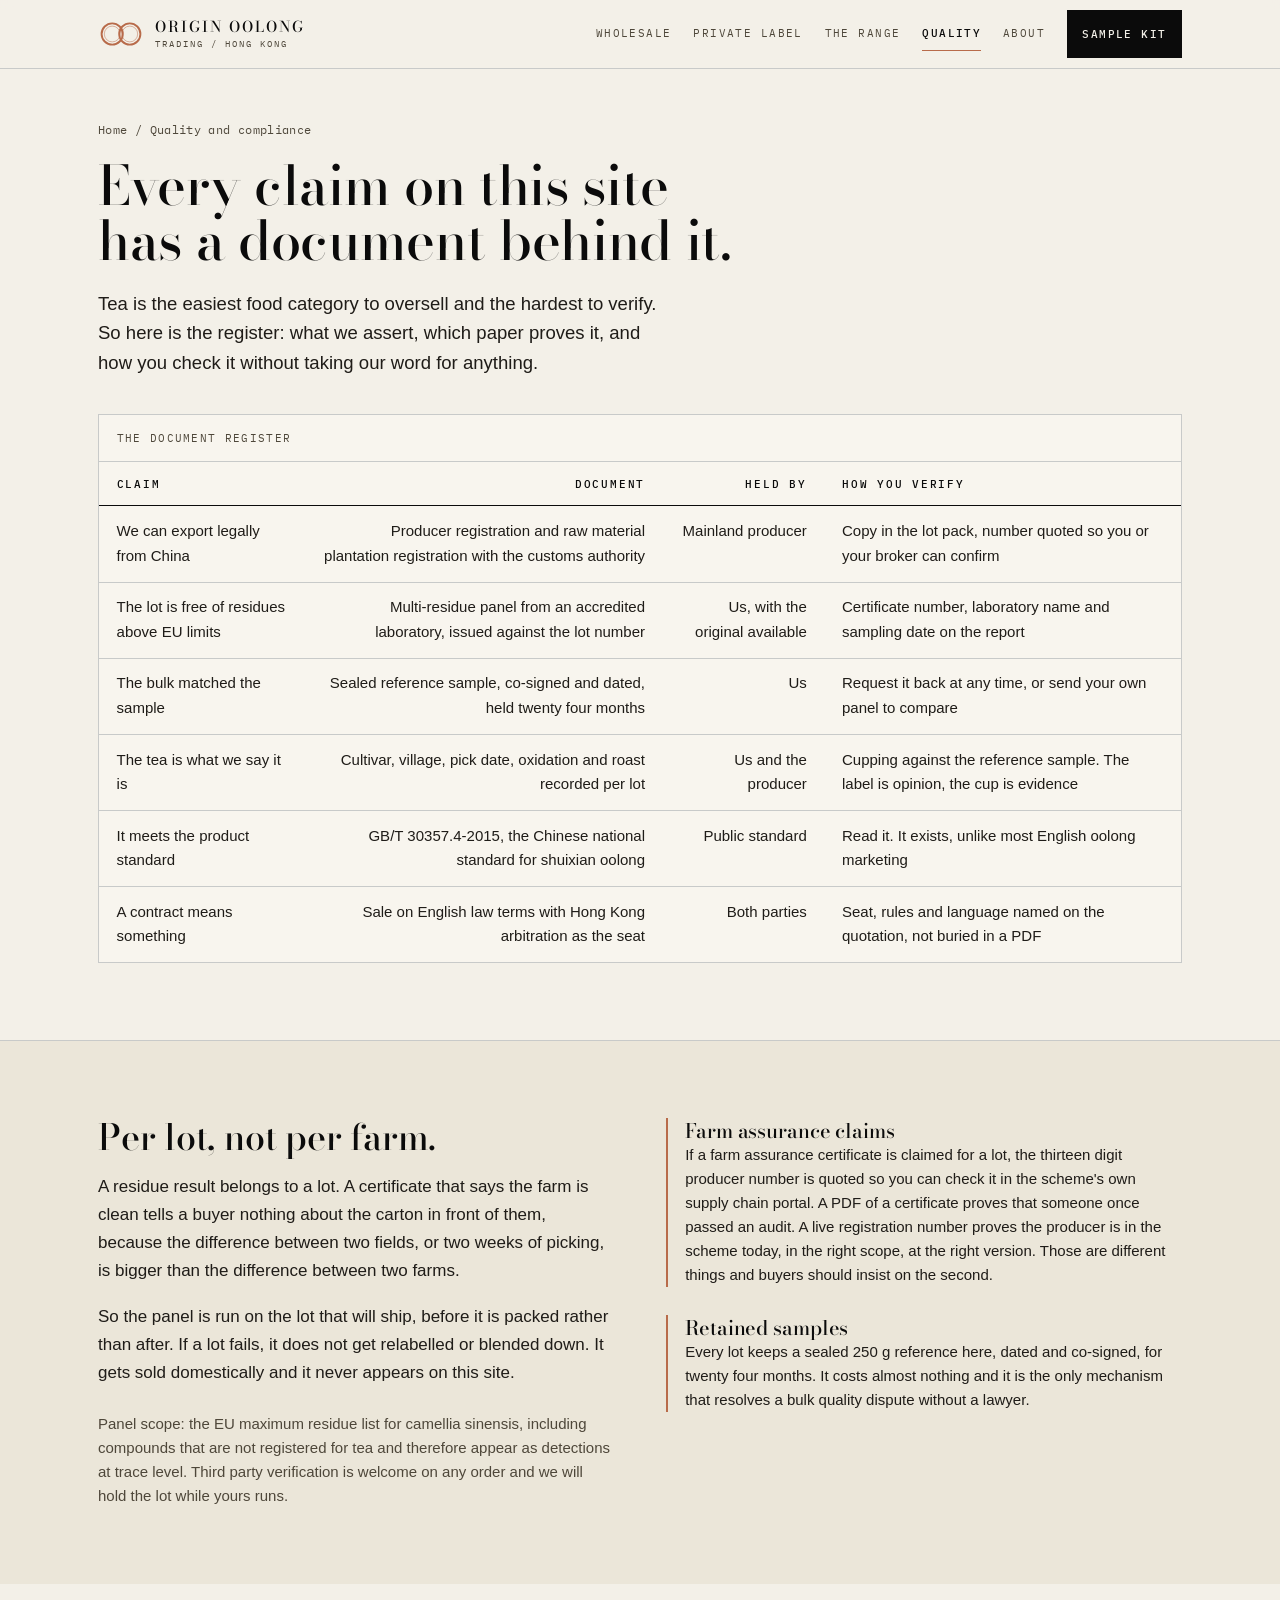
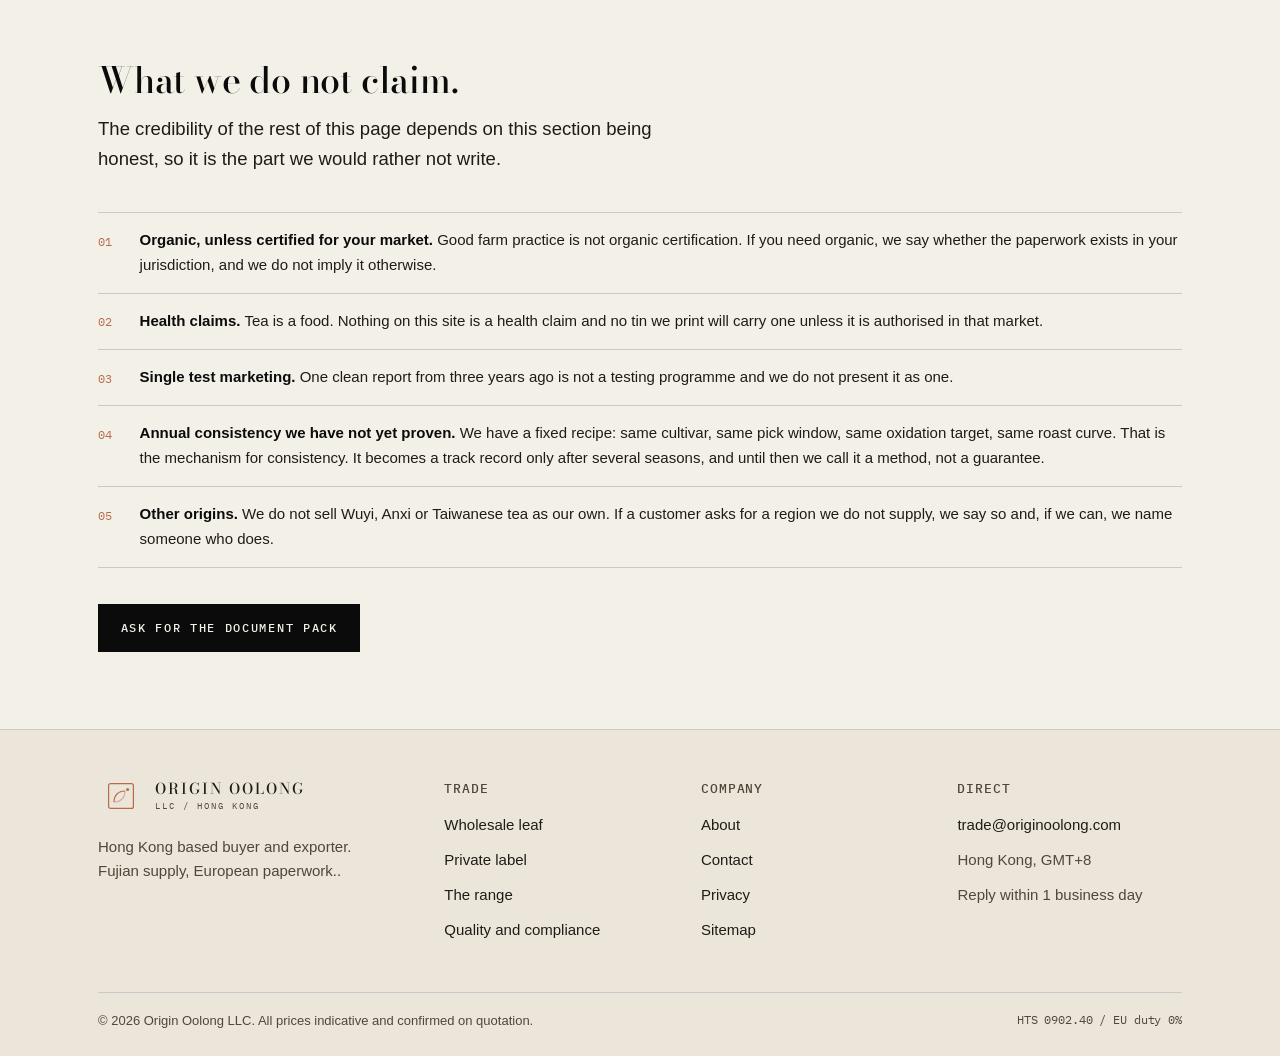
<file: quality.html>
<!DOCTYPE html>
<html lang="en">
<head>
<meta charset="utf-8">
<meta name="viewport" content="width=device-width, initial-scale=1">
<title>Oolong Tea Export Documentation and Testing | Origin Oolong</title>
<meta name="description" content="What sits behind each claim: Chinese export filings, lot matched EU residue panels, retained samples and Hong Kong arbitration. And what we do not claim.">
<link rel="canonical" href="https://originoolong.com/quality.html">
<meta name="robots" content="index,follow,max-image-preview:large">
<meta property="og:type" content="website">
<meta property="og:title" content="Oolong Tea Export Documentation and Testing | Origin Oolong">
<meta property="og:description" content="The document register behind the tea, including what we deliberately do not claim.">
<meta property="og:url" content="https://originoolong.com/quality.html">
<link rel="preconnect" href="https://fonts.googleapis.com">
<link rel="preconnect" href="https://fonts.gstatic.com" crossorigin>
<link href="https://fonts.googleapis.com/css2?family=Bodoni+Moda:opsz,wght@6..96,400..600&family=IBM+Plex+Mono:wght@400;500&display=swap" rel="stylesheet">
<link rel="stylesheet" href="assets/styles.css">
<script type="application/ld+json">
{
  "@context": "https://schema.org",
  "@type": "BreadcrumbList",
  "itemListElement": [
    {"@type": "ListItem", "position": 1, "name": "Home", "item": "https://originoolong.com/"},
    {"@type": "ListItem", "position": 2, "name": "Quality and compliance", "item": "https://originoolong.com/quality.html"}
  ]
}
</script>
</head>
<body>

<header class="hdr" id="hdr">
  <div class="wrap hdr-in">
    <a class="brand" href="index.html" aria-label="Origin Oolong Trading, home">
      <svg class="brand-mark" viewBox="0 0 46 26" fill="none" aria-hidden="true">
        <g stroke="currentColor">
          <circle cx="14.2" cy="13" r="10.6" stroke-width="1.9"/>
          <circle cx="14.2" cy="13" r="7.9" stroke-width=".8" opacity=".6"/>
          <circle cx="31.8" cy="13" r="10.6" stroke-width="1.9"/>
          <circle cx="31.8" cy="13" r="7.9" stroke-width=".8" opacity=".6"/>
        </g>
      </svg>
      <span class="brand-txt">Origin Oolong<span>Trading / Hong Kong</span></span>
    </a>
    <nav class="nav" id="nav" aria-label="Primary">
      <a href="wholesale.html">Wholesale</a>
      <a href="private-label.html">Private label</a>
      <a href="oolong.html">The range</a>
      <a href="quality.html" aria-current="page">Quality</a>
      <a href="about.html">About</a>
      <a class="btn btn-sm" href="contact.html">Sample kit</a>
    </nav>
    <button class="nav-toggle" id="navToggle" aria-expanded="false" aria-controls="nav" aria-label="Open menu">
      <svg viewBox="0 0 24 24" fill="none" stroke="currentColor" stroke-width="1.6" aria-hidden="true"><path d="M3 6h18M3 12h18M3 18h18"/></svg>
    </button>
  </div>
</header>

<main>
  <div class="wrap page-intro">
    <nav class="crumb" aria-label="Breadcrumb"><a href="index.html">Home</a> / Quality and compliance</nav>
    <h1>Every claim on this site has a document behind it.</h1>
    <p class="lede">Tea is the easiest food category to oversell and the hardest to verify. So here is the register: what we assert, which paper proves it, and how you check it without taking our word for anything.</p>
  </div>

  <section style="padding-top:0">
    <div class="wrap">
      <div class="tbl-wrap">
        <table>
          <caption>The document register</caption>
          <thead>
            <tr><th scope="col">Claim</th><th scope="col">Document</th><th scope="col">Held by</th><th scope="col">How you verify</th></tr>
          </thead>
          <tbody>
            <tr><td>We can export legally from China</td><td>Producer registration and raw material plantation registration with the customs authority</td><td>Mainland producer</td><td>Copy in the lot pack, number quoted so you or your broker can confirm</td></tr>
            <tr><td>The lot is free of residues above EU limits</td><td>Multi-residue panel from an accredited laboratory, issued against the lot number</td><td>Us, with the original available</td><td>Certificate number, laboratory name and sampling date on the report</td></tr>
            <tr><td>The bulk matched the sample</td><td>Sealed reference sample, co-signed and dated, held twenty four months</td><td>Us</td><td>Request it back at any time, or send your own panel to compare</td></tr>
            <tr><td>The tea is what we say it is</td><td>Cultivar, village, pick date, oxidation and roast recorded per lot</td><td>Us and the producer</td><td>Cupping against the reference sample. The label is opinion, the cup is evidence</td></tr>
            <tr><td>It meets the product standard</td><td>GB/T 30357.4-2015, the Chinese national standard for shuixian oolong</td><td>Public standard</td><td>Read it. It exists, unlike most English oolong marketing</td></tr>
            <tr><td>A contract means something</td><td>Sale on English law terms with Hong Kong arbitration as the seat</td><td>Both parties</td><td>Seat, rules and language named on the quotation, not buried in a PDF</td></tr>
          </tbody>
        </table>
      </div>
    </div>
  </section>

  <section class="band rule-top">
    <div class="wrap cols">
      <div>
        <h2>Per lot, not per farm.</h2>
        <p style="margin-top:1rem">A residue result belongs to a lot. A certificate that says the farm is clean tells a buyer nothing about the carton in front of them, because the difference between two fields, or two weeks of picking, is bigger than the difference between two farms.</p>
        <p>So the panel is run on the lot that will ship, before it is packed rather than after. If a lot fails, it does not get relabelled or blended down. It gets sold domestically and it never appears on this site.</p>
        <p class="small muted" style="margin-top:1.5rem">Panel scope: the EU maximum residue list for camellia sinensis, including compounds that are not registered for tea and therefore appear as detections at trace level. Third party verification is welcome on any order and we will hold the lot while yours runs.</p>
      </div>
      <div>
        <div class="aside-box">
          <h3>Farm assurance claims</h3>
          <p class="small">If a farm assurance certificate is claimed for a lot, the thirteen digit producer number is quoted so you can check it in the scheme's own supply chain portal. A PDF of a certificate proves that someone once passed an audit. A live registration number proves the producer is in the scheme today, in the right scope, at the right version. Those are different things and buyers should insist on the second.</p>
        </div>
        <div class="aside-box" style="margin-top:1.75rem">
          <h3>Retained samples</h3>
          <p class="small">Every lot keeps a sealed 250 g reference here, dated and co-signed, for twenty four months. It costs almost nothing and it is the only mechanism that resolves a bulk quality dispute without a lawyer.</p>
        </div>
      </div>
    </div>
  </section>

  <section>
    <div class="wrap">
      <div class="sec-hd">
        <h2>What we do not claim.</h2>
        <p class="lede">The credibility of the rest of this page depends on this section being honest, so it is the part we would rather not write.</p>
      </div>
      <ul class="checks">
        <li><span class="n">01</span><span><b>Organic, unless certified for your market.</b> Good farm practice is not organic certification. If you need organic, we say whether the paperwork exists in your jurisdiction, and we do not imply it otherwise.</span></li>
        <li><span class="n">02</span><span><b>Health claims.</b> Tea is a food. Nothing on this site is a health claim and no tin we print will carry one unless it is authorised in that market.</span></li>
        <li><span class="n">03</span><span><b>Single test marketing.</b> One clean report from three years ago is not a testing programme and we do not present it as one.</span></li>
        <li><span class="n">04</span><span><b>Annual consistency we have not yet proven.</b> We have a fixed recipe: same cultivar, same pick window, same oxidation target, same roast curve. That is the mechanism for consistency. It becomes a track record only after several seasons, and until then we call it a method, not a guarantee.</span></li>
        <li><span class="n">05</span><span><b>Other origins.</b> We do not sell Wuyi, Anxi or Taiwanese tea as our own. If a customer asks for a region we do not supply, we say so and, if we can, we name someone who does.</span></li>
      </ul>
      <p style="margin-top:2.25rem"><a class="btn" href="contact.html">Ask for the document pack</a></p>
    </div>
  </section>
</main>

<footer class="ftr">
  <div class="wrap">
    <div class="ftr-grid">
      <div>
        <a class="brand" href="index.html">
          <svg class="brand-mark" viewBox="0 0 26 26" fill="none" aria-hidden="true">
            <rect x="0.6" y="0.6" width="24.8" height="24.8" rx="2" stroke="currentColor" stroke-width="1.2"/>
            <path d="M6 19c0-6.6 4.4-11 11-11" stroke="currentColor" stroke-width="1.2"/>
            <path d="M6 19c6.6 0 11-4.4 11-11" stroke="currentColor" stroke-width="1.2" opacity=".45"/>
            <circle cx="19.6" cy="6.4" r="1.5" fill="currentColor"/>
          </svg>
          <span class="brand-txt">Origin Oolong<span>LLC / Hong Kong</span></span>
        </a>
        <p class="small muted" style="margin-top:1.1rem;max-width:32ch">Hong Kong based buyer and exporter. Fujian supply, European paperwork..</p>
      </div>
      <div>
        <h4>Trade</h4>
        <ul>
          <li><a href="wholesale.html">Wholesale leaf</a></li>
          <li><a href="private-label.html">Private label</a></li>
          <li><a href="oolong.html">The range</a></li>
          <li><a href="quality.html">Quality and compliance</a></li>
        </ul>
      </div>
      <div>
        <h4>Company</h4>
        <ul>
          <li><a href="about.html">About</a></li>
          <li><a href="contact.html">Contact</a></li>
          <li><a href="privacy.html">Privacy</a></li>
          <li><a href="/sitemap.xml">Sitemap</a></li>
        </ul>
      </div>
      <div>
        <h4>Direct</h4>
        <ul>
          <li><a href="mailto:trade@originoolong.com">trade@originoolong.com</a></li>
          <li><span class="small muted">Hong Kong, GMT+8</span></li>
          <li><span class="small muted">Reply within 1 business day</span></li>
        </ul>
      </div>
    </div>
    <div class="ftr-btm">
      <span>&copy; 2026 Origin Oolong LLC. All prices indicative and confirmed on quotation.</span>
      <span class="mono">HTS 0902.40 / EU duty 0%</span>
    </div>
  </div>
</footer>

<script>
(function () {
  var hdr = document.getElementById('hdr'), btn = document.getElementById('navToggle');
  if (!btn) return;
  btn.addEventListener('click', function () {
    var open = hdr.classList.toggle('open');
    btn.setAttribute('aria-expanded', open ? 'true' : 'false');
  });
})();
</script>
</body>
</html>
</file>
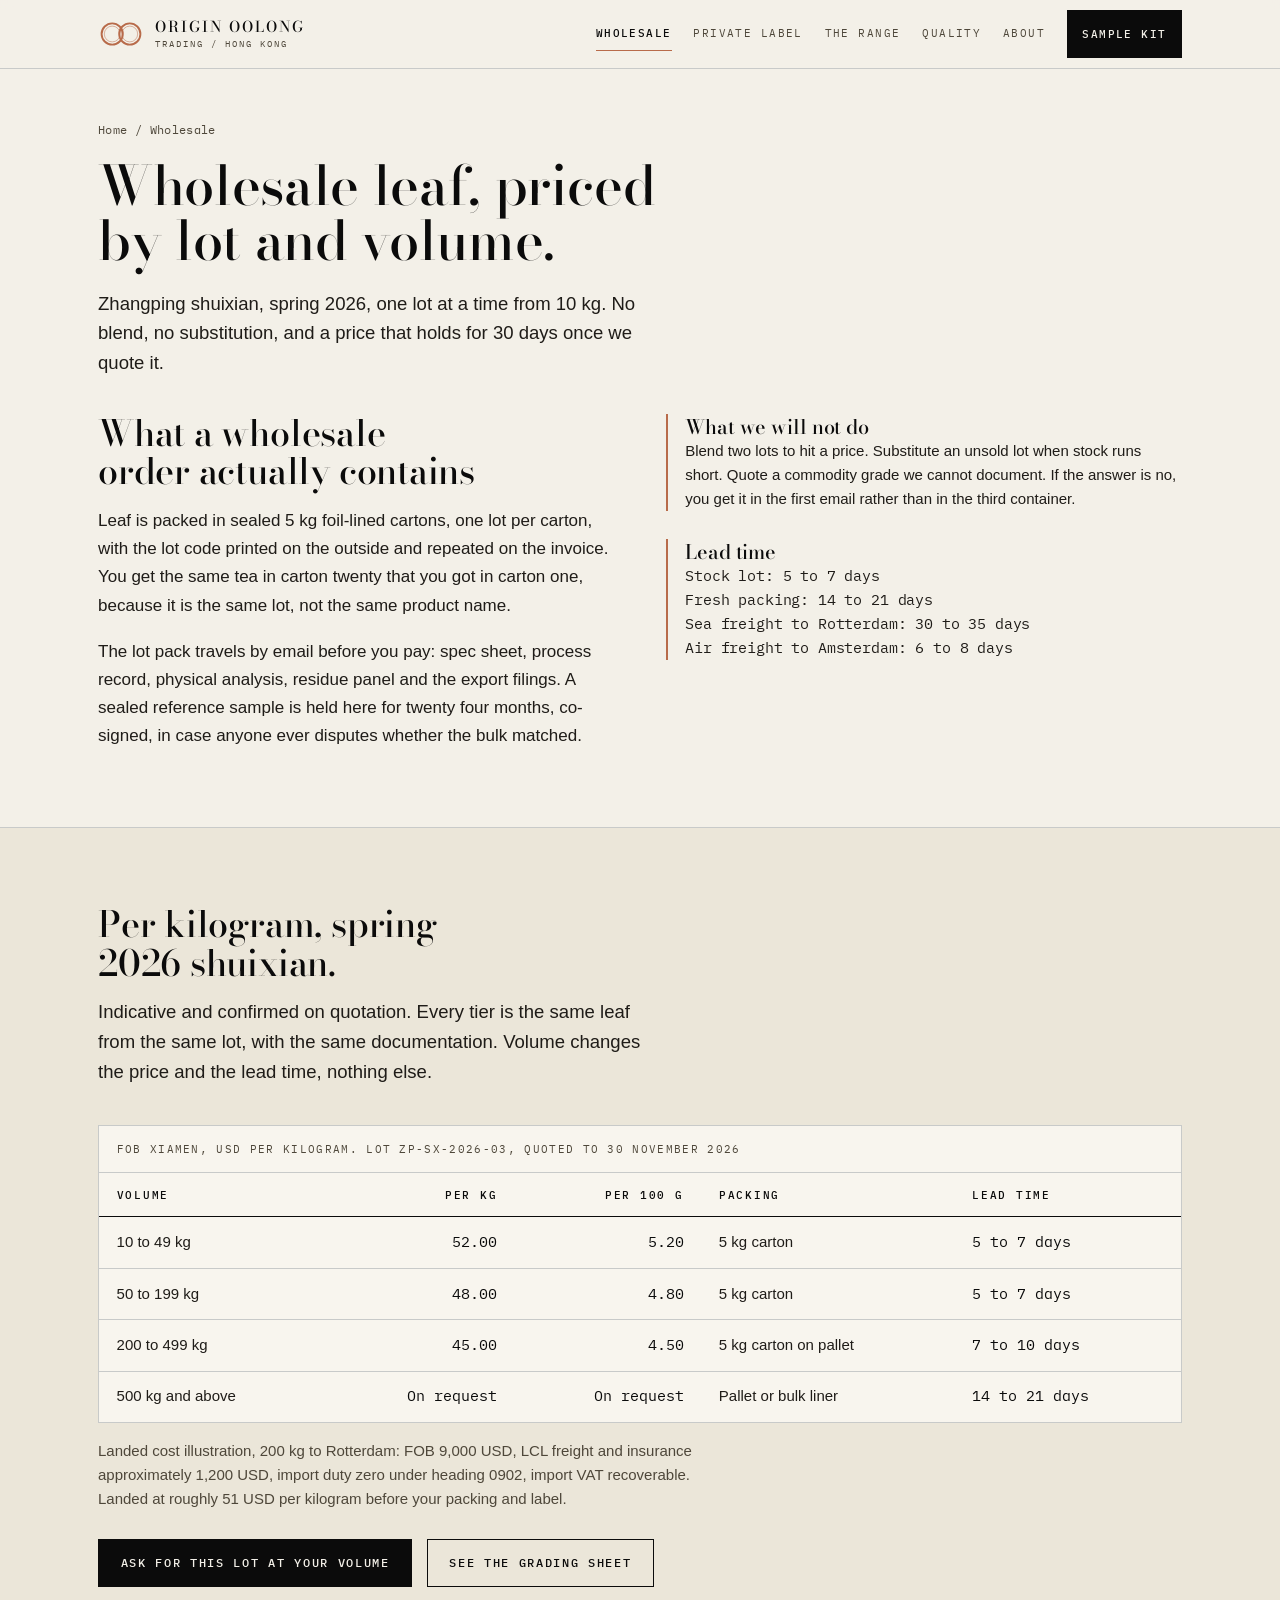
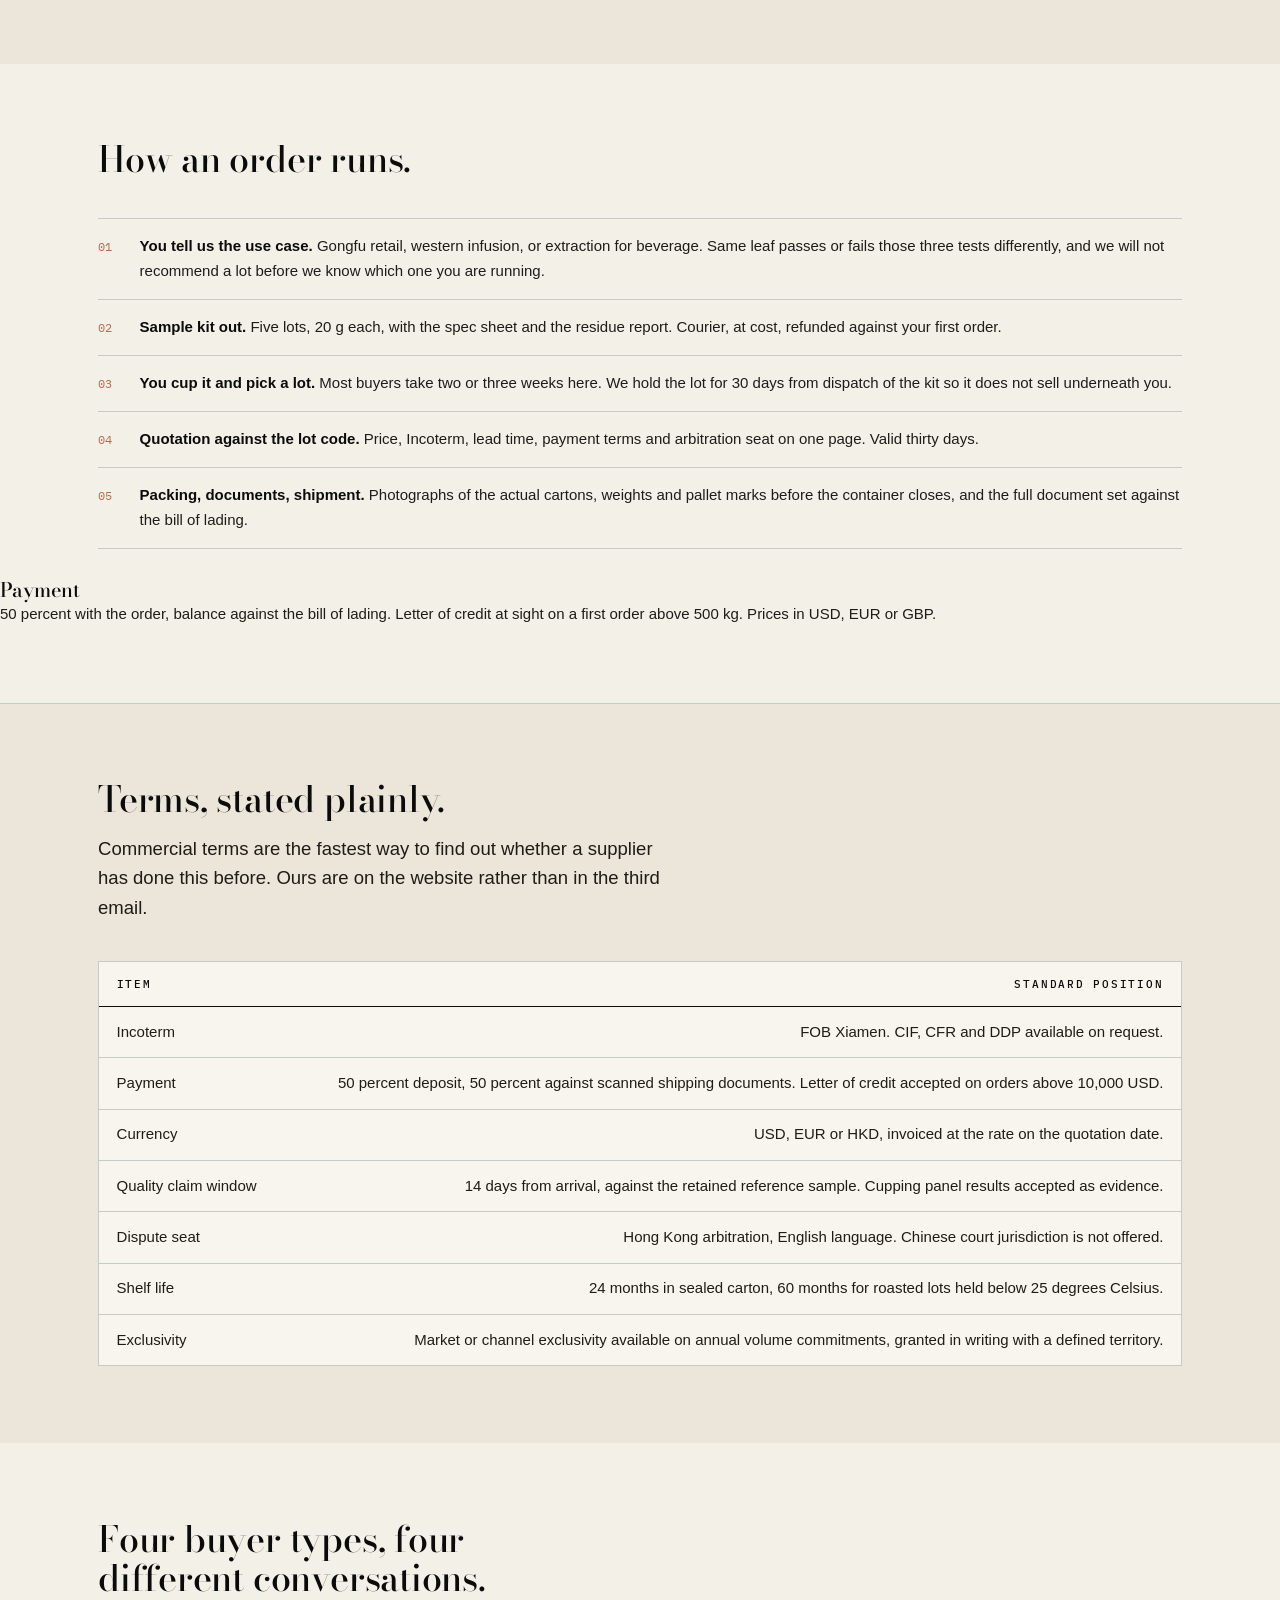
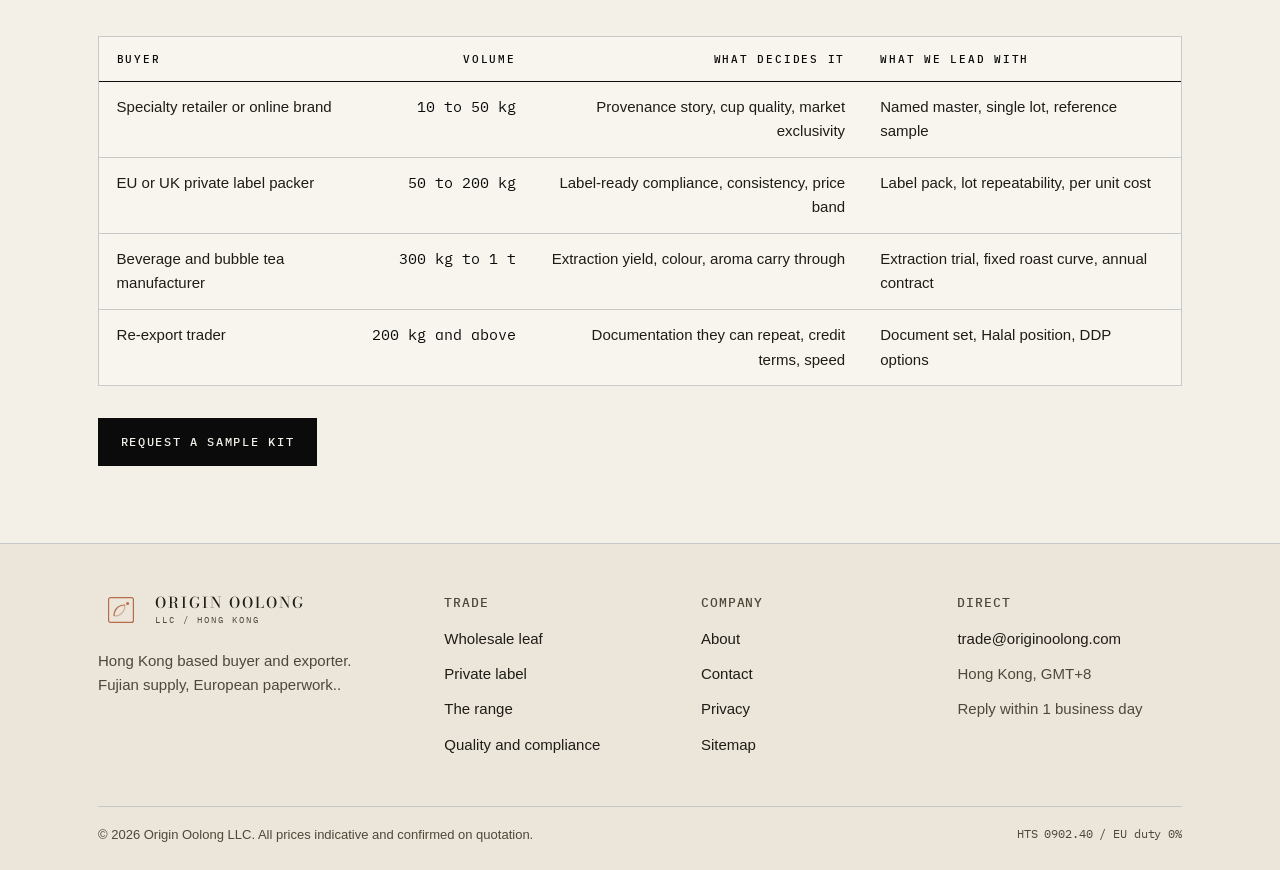
<file: wholesale.html>
<!DOCTYPE html>
<html lang="en">
<head>
<meta charset="utf-8">
<meta name="viewport" content="width=device-width, initial-scale=1">
<title>Wholesale Oolong Tea, 10 kg Minimum | Origin Oolong</title>
<meta name="description" content="Wholesale Zhangping shuixian from 10 kg. Tiered per kg pricing, lot matched residue panel, retained samples, FOB Xiamen or delivered to EU and UK.">
<link rel="canonical" href="https://originoolong.com/wholesale.html">
<meta name="robots" content="index,follow,max-image-preview:large">
<meta property="og:type" content="website">
<meta property="og:title" content="Wholesale Oolong Tea, 10 kg Minimum | Origin Oolong">
<meta property="og:description" content="Tiered wholesale pricing on single-lot Zhangping shuixian, documented and ready for EU and UK import.">
<meta property="og:url" content="https://originoolong.com/wholesale.html">
<link rel="preconnect" href="https://fonts.googleapis.com">
<link rel="preconnect" href="https://fonts.gstatic.com" crossorigin>
<link href="https://fonts.googleapis.com/css2?family=Bodoni+Moda:opsz,wght@6..96,400..600&family=IBM+Plex+Mono:wght@400;500&display=swap" rel="stylesheet">
<link rel="stylesheet" href="assets/styles.css">
<script type="application/ld+json">
{
  "@context": "https://schema.org",
  "@type": "BreadcrumbList",
  "itemListElement": [
    {"@type": "ListItem", "position": 1, "name": "Home", "item": "https://originoolong.com/"},
    {"@type": "ListItem", "position": 2, "name": "Wholesale", "item": "https://originoolong.com/wholesale.html"}
  ]
}
</script>
</head>
<body>

<header class="hdr" id="hdr">
  <div class="wrap hdr-in">
    <a class="brand" href="index.html" aria-label="Origin Oolong Trading, home">
      <svg class="brand-mark" viewBox="0 0 46 26" fill="none" aria-hidden="true">
        <g stroke="currentColor">
          <circle cx="14.2" cy="13" r="10.6" stroke-width="1.9"/>
          <circle cx="14.2" cy="13" r="7.9" stroke-width=".8" opacity=".6"/>
          <circle cx="31.8" cy="13" r="10.6" stroke-width="1.9"/>
          <circle cx="31.8" cy="13" r="7.9" stroke-width=".8" opacity=".6"/>
        </g>
      </svg>
      <span class="brand-txt">Origin Oolong<span>Trading / Hong Kong</span></span>
    </a>
    <nav class="nav" id="nav" aria-label="Primary">
      <a href="wholesale.html" aria-current="page">Wholesale</a>
      <a href="private-label.html">Private label</a>
      <a href="oolong.html">The range</a>
      <a href="quality.html">Quality</a>
      <a href="about.html">About</a>
      <a class="btn btn-sm" href="contact.html">Sample kit</a>
    </nav>
    <button class="nav-toggle" id="navToggle" aria-expanded="false" aria-controls="nav" aria-label="Open menu">
      <svg viewBox="0 0 24 24" fill="none" stroke="currentColor" stroke-width="1.6" aria-hidden="true"><path d="M3 6h18M3 12h18M3 18h18"/></svg>
    </button>
  </div>
</header>

<main>
  <div class="wrap page-intro">
    <nav class="crumb" aria-label="Breadcrumb"><a href="index.html">Home</a> / Wholesale</nav>
    <h1>Wholesale leaf, priced by lot and volume.</h1>
    <p class="lede">Zhangping shuixian, spring 2026, one lot at a time from 10 kg. No blend, no substitution, and a price that holds for 30 days once we quote it.</p>
  </div>

  <section style="padding-top:0">
    <div class="wrap cols">
      <div>
        <h2>What a wholesale order actually contains</h2>
        <p style="margin-top:1rem">Leaf is packed in sealed 5 kg foil-lined cartons, one lot per carton, with the lot code printed on the outside and repeated on the invoice. You get the same tea in carton twenty that you got in carton one, because it is the same lot, not the same product name.</p>
        <p>The lot pack travels by email before you pay: spec sheet, process record, physical analysis, residue panel and the export filings. A sealed reference sample is held here for twenty four months, co-signed, in case anyone ever disputes whether the bulk matched.</p>
      </div>
      <div>
        <div class="aside-box">
          <h3>What we will not do</h3>
          <p class="small">Blend two lots to hit a price. Substitute an unsold lot when stock runs short. Quote a commodity grade we cannot document. If the answer is no, you get it in the first email rather than in the third container.</p>
        </div>
        <div class="aside-box" style="margin-top:1.75rem">
          <h3>Lead time</h3>
          <p class="small mono">Stock lot: 5 to 7 days<br>Fresh packing: 14 to 21 days<br>Sea freight to Rotterdam: 30 to 35 days<br>Air freight to Amsterdam: 6 to 8 days</p>
        </div>
      </div>
    </div>
  </section>

  <section class="band rule-top">
    <div class="wrap">
      <div class="sec-hd">
        <h2>Per kilogram, spring 2026 shuixian.</h2>
        <p class="lede">Indicative and confirmed on quotation. Every tier is the same leaf from the same lot, with the same documentation. Volume changes the price and the lead time, nothing else.</p>
      </div>
      <div class="tbl-wrap">
        <table>
          <caption>FOB Xiamen, USD per kilogram. Lot ZP-SX-2026-03, quoted to 30 November 2026</caption>
          <thead>
            <tr><th scope="col">Volume</th><th scope="col">Per kg</th><th scope="col">Per 100 g</th><th scope="col">Packing</th><th scope="col">Lead time</th></tr>
          </thead>
          <tbody>
            <tr><td>10 to 49 kg</td><td class="num">52.00</td><td class="num">5.20</td><td>5 kg carton</td><td class="num">5 to 7 days</td></tr>
            <tr><td>50 to 199 kg</td><td class="num">48.00</td><td class="num">4.80</td><td>5 kg carton</td><td class="num">5 to 7 days</td></tr>
            <tr><td>200 to 499 kg</td><td class="num">45.00</td><td class="num">4.50</td><td>5 kg carton on pallet</td><td class="num">7 to 10 days</td></tr>
            <tr><td>500 kg and above</td><td class="num muted">On request</td><td class="num muted">On request</td><td>Pallet or bulk liner</td><td class="num">14 to 21 days</td></tr>
          </tbody>
        </table>
      </div>
      <p class="small muted" style="margin-top:1rem;max-width:74ch">Landed cost illustration, 200 kg to Rotterdam: FOB 9,000 USD, LCL freight and insurance approximately 1,200 USD, import duty zero under heading 0902, import VAT recoverable. Landed at roughly 51 USD per kilogram before your packing and label.</p>
        <p style="margin-top:1.75rem"><a class="btn" href="contact.html">Ask for this lot at your volume</a> <a class="btn btn-ghost" href="oolong.html" style="margin-left:.6rem">See the grading sheet</a></p>
    </div>
  </section>

  <section>
    <div class="wrap">
      <div class="sec-hd">
        <h2>How an order runs.</h2>
      </div>
      <ul class="checks">
        <li><span class="n">01</span><span><b>You tell us the use case.</b> Gongfu retail, western infusion, or extraction for beverage. Same leaf passes or fails those three tests differently, and we will not recommend a lot before we know which one you are running.</span></li>
        <li><span class="n">02</span><span><b>Sample kit out.</b> Five lots, 20 g each, with the spec sheet and the residue report. Courier, at cost, refunded against your first order.</span></li>
        <li><span class="n">03</span><span><b>You cup it and pick a lot.</b> Most buyers take two or three weeks here. We hold the lot for 30 days from dispatch of the kit so it does not sell underneath you.</span></li>
        <li><span class="n">04</span><span><b>Quotation against the lot code.</b> Price, Incoterm, lead time, payment terms and arbitration seat on one page. Valid thirty days.</span></li>
        <li><span class="n">05</span><span><b>Packing, documents, shipment.</b> Photographs of the actual cartons, weights and pallet marks before the container closes, and the full document set against the bill of lading.</span></li>
      </ul>
    </div>
        <div style="margin-top:1.75rem">
          <h3>Payment</h3>
          <p class="small">50 percent with the order, balance against the bill of lading. Letter of credit at sight on a first order above 500 kg. Prices in USD, EUR or GBP.</p>
        </div>
  </section>

  <section class="band rule-top">
    <div class="wrap">
      <div class="sec-hd">
        <h2>Terms, stated plainly.</h2>
        <p class="lede">Commercial terms are the fastest way to find out whether a supplier has done this before. Ours are on the website rather than in the third email.</p>
      </div>
      <div class="tbl-wrap">
        <table>
          <thead>
            <tr><th scope="col">Item</th><th scope="col">Standard position</th></tr>
          </thead>
          <tbody>
            <tr><td>Incoterm</td><td>FOB Xiamen. CIF, CFR and DDP available on request.</td></tr>
            <tr><td>Payment</td><td>50 percent deposit, 50 percent against scanned shipping documents. Letter of credit accepted on orders above 10,000 USD.</td></tr>
            <tr><td>Currency</td><td>USD, EUR or HKD, invoiced at the rate on the quotation date.</td></tr>
            <tr><td>Quality claim window</td><td>14 days from arrival, against the retained reference sample. Cupping panel results accepted as evidence.</td></tr>
            <tr><td>Dispute seat</td><td>Hong Kong arbitration, English language. Chinese court jurisdiction is not offered.</td></tr>
            <tr><td>Shelf life</td><td>24 months in sealed carton, 60 months for roasted lots held below 25 degrees Celsius.</td></tr>
            <tr><td>Exclusivity</td><td>Market or channel exclusivity available on annual volume commitments, granted in writing with a defined territory.</td></tr>
          </tbody>
        </table>
      </div>
    </div>
  </section>

  <section>
    <div class="wrap">
      <div class="sec-hd">
        <h2>Four buyer types, four different conversations.</h2>
      </div>
      <div class="tbl-wrap">
        <table>
          <thead>
            <tr><th scope="col">Buyer</th><th scope="col">Volume</th><th scope="col">What decides it</th><th scope="col">What we lead with</th></tr>
          </thead>
          <tbody>
            <tr><td>Specialty retailer or online brand</td><td class="num">10 to 50 kg</td><td>Provenance story, cup quality, market exclusivity</td><td>Named master, single lot, reference sample</td></tr>
            <tr><td>EU or UK private label packer</td><td class="num">50 to 200 kg</td><td>Label-ready compliance, consistency, price band</td><td>Label pack, lot repeatability, per unit cost</td></tr>
            <tr><td>Beverage and bubble tea manufacturer</td><td class="num">300 kg to 1 t</td><td>Extraction yield, colour, aroma carry through</td><td>Extraction trial, fixed roast curve, annual contract</td></tr>
            <tr><td>Re-export trader</td><td class="num">200 kg and above</td><td>Documentation they can repeat, credit terms, speed</td><td>Document set, Halal position, DDP options</td></tr>
          </tbody>
        </table>
      </div>
      <p style="margin-top:2rem"><a class="btn" href="contact.html">Request a sample kit</a></p>
    </div>
  </section>
</main>

<footer class="ftr">
  <div class="wrap">
    <div class="ftr-grid">
      <div>
        <a class="brand" href="index.html">
          <svg class="brand-mark" viewBox="0 0 26 26" fill="none" aria-hidden="true">
            <rect x="0.6" y="0.6" width="24.8" height="24.8" rx="2" stroke="currentColor" stroke-width="1.2"/>
            <path d="M6 19c0-6.6 4.4-11 11-11" stroke="currentColor" stroke-width="1.2"/>
            <path d="M6 19c6.6 0 11-4.4 11-11" stroke="currentColor" stroke-width="1.2" opacity=".45"/>
            <circle cx="19.6" cy="6.4" r="1.5" fill="currentColor"/>
          </svg>
          <span class="brand-txt">Origin Oolong<span>LLC / Hong Kong</span></span>
        </a>
        <p class="small muted" style="margin-top:1.1rem;max-width:32ch">Hong Kong based buyer and exporter. Fujian supply, European paperwork..</p>
      </div>
      <div>
        <h4>Trade</h4>
        <ul>
          <li><a href="wholesale.html">Wholesale leaf</a></li>
          <li><a href="private-label.html">Private label</a></li>
          <li><a href="oolong.html">The range</a></li>
          <li><a href="quality.html">Quality and compliance</a></li>
        </ul>
      </div>
      <div>
        <h4>Company</h4>
        <ul>
          <li><a href="about.html">About</a></li>
          <li><a href="contact.html">Contact</a></li>
          <li><a href="privacy.html">Privacy</a></li>
          <li><a href="/sitemap.xml">Sitemap</a></li>
        </ul>
      </div>
      <div>
        <h4>Direct</h4>
        <ul>
          <li><a href="mailto:trade@originoolong.com">trade@originoolong.com</a></li>
          <li><span class="small muted">Hong Kong, GMT+8</span></li>
          <li><span class="small muted">Reply within 1 business day</span></li>
        </ul>
      </div>
    </div>
    <div class="ftr-btm">
      <span>&copy; 2026 Origin Oolong LLC. All prices indicative and confirmed on quotation.</span>
      <span class="mono">HTS 0902.40 / EU duty 0%</span>
    </div>
  </div>
</footer>

<script>
(function () {
  var hdr = document.getElementById('hdr'), btn = document.getElementById('navToggle');
  if (!btn) return;
  btn.addEventListener('click', function () {
    var open = hdr.classList.toggle('open');
    btn.setAttribute('aria-expanded', open ? 'true' : 'false');
  });
})();
</script>
</body>
</html>
</file>
<file: assets/styles.css>
/* Origin Oolong LLC
   Design tokens and layout system.
   One theme (light). One accent. One radius scale. No inverted sections. */

:root {
  /* surface — Stark Parchment */
  --paper: #F3F0E8;
  --paper-2: #EBE6D9;
  --paper-3: #E2DCCB;
  --card: #F8F5EE;

  /* ink — Oxidation Black */
  --ink: #0B0B0B;
  --body: #1F1C18;
  --muted: #4E473A;
  --hair: #C8CAC9;
  --hair-strong: #A8A69E;

  /* accent — Clay Terracotta. --accent for marks, rules and display; --accent-text
     is the ink-grade variant used anywhere the accent has to carry small text (7:1). */
  --accent: #B86B4A;
  --accent-text: #7A4025;
  --accent-ink: #0B0B0B;
  --accent-soft: #EEDFD2;

  /* dark ground (Oxidation Black) */
  --night: #0B0B0B;
  --on-night: #F3F0E8;
  --on-night-2: #D9D2C3;
  --accent-on-night: #DFA381;

  /* type — guide spec: Rugiet (display) + Helvetica Neue Monospace (system data).
     Rugiet is licensed; Bodoni Moda carries the same engraved-didone role in caps.
     Helvetica Neue ships on the device, so body copy costs zero bytes. */
  --sans: "Helvetica Neue", Helvetica, ui-sans-serif, -apple-system, Arial, sans-serif;
  --disp: "Bodoni Moda", "Didot", "Bodoni 72", Georgia, serif;
  --mono: "IBM Plex Mono", ui-monospace, "SF Mono", Menlo, Consolas, monospace;

  /* geometry — a certificate system: square corners, hairlines, no shadows */
  --r: 0px;
  --wrap: 1180px;
  --gutter: clamp(1.25rem, 4vw, 3rem);
}

*, *::before, *::after { box-sizing: border-box; }

html { -webkit-text-size-adjust: 100%; scroll-behavior: smooth; }
@media (prefers-reduced-motion: reduce) {
  html { scroll-behavior: auto; }
  *, *::before, *::after { animation-duration: .001ms !important; transition-duration: .001ms !important; }
}

body {
  margin: 0;
  background: var(--paper);
  color: var(--body);
  font-family: var(--sans);
  font-size: 1.0625rem;
  line-height: 1.65;
  font-weight: 400;
  font-feature-settings: "ss01" 1;
  -webkit-font-smoothing: antialiased;
  text-rendering: optimizeLegibility;
}

img, svg { max-width: 100%; display: block; }
a { color: var(--ink); text-underline-offset: .18em; text-decoration-thickness: 1px; }
a:hover { color: var(--accent); }
:focus-visible { outline: 2px solid var(--accent); outline-offset: 3px; }

/* ---------- type ---------- */

h1, h2, h3, h4 {
  font-family: var(--disp);
  color: var(--ink);
  font-weight: 500;
  letter-spacing: -0.006em;
  line-height: 1.06;
  margin: 0;
  text-wrap: balance;
}
h1 { font-size: clamp(2.25rem, 4.6vw, 3.4rem); line-height: 1.02; }
h2 { font-size: clamp(1.55rem, 2.9vw, 2.25rem); line-height: 1.08; }
h3 { font-size: 1.25rem; line-height: 1.25; }
h4 { font-size: 1.0625rem; line-height: 1.3; }
p { margin: 0 0 1.1em; }
p:last-child { margin-bottom: 0; }
.lede { font-size: clamp(1.0625rem, 1.45vw, 1.1875rem); color: var(--body); max-width: 62ch; line-height: 1.6; }
.small { font-size: .9375rem; line-height: 1.6; }
.muted { color: var(--muted); }
.mono {
  font-family: var(--mono);
  font-variant-numeric: tabular-nums;
  font-feature-settings: "tnum" 1;
  letter-spacing: -0.01em;
}
.kicker {
  font-family: var(--mono);
  font-size: .75rem;
  letter-spacing: .18em;
  color: var(--accent-text);
  text-transform: uppercase;
  font-weight: 500;
}
/* engraved caps, used only for the hero line */
.display-caps { text-transform: uppercase; letter-spacing: .015em; }

/* ---------- layout ---------- */

.wrap { width: 100%; max-width: var(--wrap); margin-inline: auto; padding-inline: var(--gutter); }
section { padding-block: clamp(3rem, 6vw, 5.5rem); }
.band { background: var(--paper-2); }
.band-b { background: var(--paper-3); }
.rule-top { border-top: 1px solid var(--hair); }
.stack > * + * { margin-top: var(--stack, 1.25rem); }

/* ---------- header ---------- */

.hdr {
  position: sticky; top: 0; z-index: 20;
  background: color-mix(in srgb, var(--paper) 94%, transparent);
  backdrop-filter: saturate(140%) blur(6px);
  border-bottom: 1px solid var(--hair);
}
.hdr-in {
  min-height: 68px;
  max-height: 78px;
  display: flex; align-items: center; gap: 2rem;
  justify-content: space-between;
}
.brand { display: inline-flex; align-items: center; gap: .7rem; text-decoration: none; color: var(--ink); }
.brand-mark { width: 46px; height: 26px; flex: none; color: var(--accent); }
.brand-txt {
  font-family: var(--disp); font-weight: 500; letter-spacing: .13em;
  font-size: .9375rem; line-height: 1.1; white-space: nowrap; text-transform: uppercase;
}
.brand-txt span {
  font-family: var(--mono); font-weight: 400; font-size: .5625rem; color: var(--muted);
  letter-spacing: .22em; display: block; margin-top: 3px; text-transform: uppercase;
}

.nav { display: flex; align-items: center; gap: clamp(.9rem, 1.7vw, 1.6rem); }
.nav a {
  font-family: var(--mono); font-size: .6875rem; letter-spacing: .13em; text-transform: uppercase;
  color: var(--muted); text-decoration: none; white-space: nowrap;
  padding-block: .45rem; border-bottom: 1px solid transparent;
}
.nav a:hover { color: var(--ink); border-bottom-color: var(--hair-strong); }
.nav a[aria-current="page"] { color: var(--ink); font-weight: 500; border-bottom-color: var(--accent); }

.btn {
  display: inline-flex; align-items: center; justify-content: center; gap: .5rem;
  font-family: var(--sans); font-size: .9375rem; font-weight: 500; letter-spacing: -0.01em;
  padding: .78rem 1.15rem; border-radius: var(--r); border: 1px solid var(--ink);
  background: var(--ink); color: var(--paper); text-decoration: none; cursor: pointer;
  transition: background .16s ease, color .16s ease, border-color .16s ease;
  white-space: nowrap; min-height: 48px; line-height: 1.15;
}
.btn {
  font-family: var(--mono); font-size: .75rem; letter-spacing: .14em; text-transform: uppercase;
  border-radius: 0; padding: 1rem 1.35rem;
}
.btn:hover { background: var(--accent); border-color: var(--accent); color: var(--accent-ink); }
.btn-ghost { background: transparent; color: var(--ink); border-color: var(--ink); }
.btn-ghost:hover { background: var(--accent-soft); color: var(--ink); border-color: var(--accent); }
.btn-light { background: var(--paper); border-color: var(--paper); color: var(--ink); }
.btn-light:hover { background: var(--accent-on-night); border-color: var(--accent-on-night); color: var(--ink); }
.btn-outline-light { background: transparent; color: var(--on-night); border-color: rgba(243,240,232,.62); }
.btn-outline-light:hover { background: transparent; color: var(--on-night); border-color: var(--on-night); }
.btn-sm { padding: .58rem .9rem; font-size: .875rem; }
.nav a.btn { color: var(--paper); border-bottom: 0; }
.nav a.btn:hover { color: var(--accent-ink); }

.nav-toggle {
  display: none; width: 40px; height: 40px; align-items: center; justify-content: center;
  background: transparent; border: 1px solid var(--hair-strong); border-radius: var(--r); color: var(--ink); cursor: pointer;
}
.nav-toggle svg { width: 18px; height: 18px; }

@media (max-width: 940px) {
  .nav { display: none; }
  .nav-toggle { display: inline-flex; }
  .hdr.open .nav {
    display: flex; position: absolute; left: 0; right: 0; top: 100%;
    flex-direction: column; align-items: flex-start; gap: 0;
    background: var(--card); border-bottom: 1px solid var(--hair);
    padding: .5rem var(--gutter) 1rem;
  }
  .hdr.open .nav a { padding-block: .7rem; width: 100%; border-bottom: 1px solid var(--hair); }
  .hdr.open .nav .btn { margin-top: .75rem; width: 100%; border-bottom: 0; }
}

/* ---------- hero: dark plaque, engraved caps ---------- */

.hero {
  position: relative; isolation: isolate; overflow: hidden;
  background: var(--night); color: var(--on-night);
  padding-block: clamp(2.75rem, 7vw, 6rem) clamp(2rem, 4vw, 3.25rem);
}
/* measurement grid from the identity sheet, plus a warm top wash. paint only, no image request */
.hero::before {
  content: ""; position: absolute; inset: 0; z-index: -1;
  background-image:
    linear-gradient(to right, rgba(243, 240, 232, .05) 1px, transparent 1px),
    linear-gradient(to bottom, rgba(243, 240, 232, .05) 1px, transparent 1px),
    radial-gradient(120% 78% at 50% -10%, rgba(184, 107, 74, .16), transparent 62%);
  background-size: 56px 56px, 56px 56px, 100% 100%;
  -webkit-mask-image: radial-gradient(78% 62% at 50% 47%, transparent 6%, #000 72%);
  mask-image: radial-gradient(78% 62% at 50% 47%, transparent 6%, #000 72%);
  pointer-events: none;
}
.hero-inner { position: relative; display: flex; flex-direction: column; align-items: center; text-align: center; }
.hero-seal { width: 80px; height: 80px; color: var(--accent); margin-bottom: 1.5rem; }
.hero-kicker {
  font-family: var(--mono); font-size: .75rem; letter-spacing: .3em; text-transform: uppercase;
  color: var(--accent-on-night); font-weight: 500;
}
.hero-title {
  font-family: var(--disp); font-weight: 500; text-transform: uppercase;
  font-size: clamp(2.25rem, 7.4vw, 5.5rem); line-height: .96; letter-spacing: .015em;
  color: var(--on-night); margin-top: 1.25rem; max-width: 20ch;
}
.hero-sub {
  margin: 1.6rem auto 0; max-width: 53ch;
  color: var(--on-night-2); font-size: clamp(.9688rem, 1.35vw, 1.0625rem); line-height: 1.7;
}
.hero-cta { margin-top: 2.25rem; display: flex; flex-wrap: wrap; gap: .75rem; justify-content: center; }
.hero-data {
  width: 100%; margin-top: clamp(2.5rem, 6vw, 4rem); padding-top: 1.35rem;
  border-top: 1px solid rgba(243, 240, 232, .24);
  display: grid; grid-template-columns: repeat(4, minmax(0, 1fr)); gap: 1.25rem 2rem; text-align: left;
}
.hero-data dt {
  font-family: var(--mono); font-size: .6875rem; letter-spacing: .18em; text-transform: uppercase;
  color: rgba(243, 240, 232, .88);
}
.hero-data dd {
  margin: .4rem 0 0; font-family: var(--mono); font-size: .8125rem; letter-spacing: .04em;
  color: var(--on-night); font-variant-numeric: tabular-nums;
}
@media (max-width: 820px) {
  .hero-data { grid-template-columns: repeat(2, minmax(0, 1fr)); gap: 1.1rem 1.5rem; }
  .hero-seal { width: 60px; height: 60px; margin-bottom: 1.25rem; }
  .hero-title { max-width: 14ch; }
}

/* ---------- page rail (sticky lot code) ---------- */

.page-rail-wrap { display: grid; grid-template-columns: 74px minmax(0, 1fr); gap: clamp(1.5rem, 3vw, 2.5rem); align-items: start; }
.page-rail {
  position: sticky; top: 110px; border-left: 1px solid var(--hair); padding-left: .55rem;
  display: flex; flex-direction: column; align-items: center; gap: .8rem;
  padding-block: .5rem;
}
.rail-label {
  font-family: var(--mono); font-size: .625rem; letter-spacing: .18em;
  color: var(--muted); writing-mode: vertical-rl; text-transform: uppercase;
}
.rail-code {
  font-family: var(--mono); font-size: .75rem; letter-spacing: .1em;
  color: var(--ink); writing-mode: vertical-rl; text-transform: uppercase;
  font-variant-numeric: tabular-nums;
  font-weight: 500;
}
/* text comes from a custom property, not the DOM: the observer writes one var */
.rail-code::before { content: var(--rail-code, "ZP-SX-2026-01"); }
.page-main { min-width: 0; }
.page-main > section:first-of-type { padding-top: 0; }
@media (max-width: 940px) {
  .page-rail-wrap { grid-template-columns: 1fr; }
  .page-rail {
    position: sticky; top: 69px; z-index: 15;
    flex-direction: row; justify-content: flex-start; gap: .75rem;
    background: var(--paper); padding-block: .55rem;
    border-bottom: 1px solid var(--hair);
  }
  .rail-code, .rail-label { writing-mode: horizontal-tb; }
}

/* ---------- morphing spec cards ---------- */

.spec-grid {
  list-style: none; margin: 0; padding: 0;
  display: grid; grid-template-columns: repeat(4, minmax(0, 1fr));
  gap: 1px; background: var(--hair); border: 1px solid var(--hair);
}
.spec-card {
  position: relative; background: var(--card);
  padding: 1.5rem 1.35rem 1.35rem;
  min-height: 168px; display: flex; flex-direction: column; justify-content: flex-end;
  overflow: hidden;
}
.spec-shape {
  position: absolute; inset: 0; display: block;
  background: var(--accent);
  clip-path: polygon(0 0, 100% 0, 100% 2px, 0 2px);
  transition: clip-path .38s cubic-bezier(.16, 1, .3, 1);
  will-change: clip-path;
}
.spec-card:hover .spec-shape,
.spec-card:focus-within .spec-shape {
  clip-path: polygon(0 0, 100% 0, 100% 100%, 0 100%);
  transform: none;
}
.spec-txt { position: relative; z-index: 1; display: block; transition: color .22s ease .1s; }
.spec-txt b {
  display: block; font-family: var(--mono); font-size: .75rem;
  letter-spacing: .08em; text-transform: uppercase; font-weight: 500;
  color: var(--ink); margin-bottom: .55rem;
}
.spec-card .spec-txt { color: var(--body); font-size: .875rem; line-height: 1.5; }
.spec-card:hover .spec-txt b,
.spec-card:focus-within .spec-txt b { color: #FFF; }
.spec-card:hover .spec-txt,
.spec-card:focus-within .spec-txt { color: rgba(255,255,255,.92); }
@media (max-width: 980px) { .spec-grid { grid-template-columns: repeat(2, minmax(0, 1fr)); } }
@media (max-width: 540px) {
  .spec-grid { grid-template-columns: 1fr; }
  .spec-card { min-height: 0; justify-content: flex-start; padding: 1.15rem 1.15rem 1.2rem; }
}

/* ---------- morphing accordion (five buyer questions) ---------- */

.qa-morph { list-style: none; margin: 0; padding: 0; border-top: 1px solid var(--hair); }
.qa-morph li { border-bottom: 1px solid var(--hair); }
.qa-q {
  width: 100%; display: grid; grid-template-columns: 2.4rem minmax(0, 1fr) 1.6rem;
  gap: .5rem; align-items: center; padding: 1.05rem 0;
  background: transparent; border: 0; cursor: pointer; text-align: left;
  font-family: var(--sans);
}
.qa-n { font-family: var(--mono); font-size: .75rem; color: var(--accent); }
.qa-t { font-size: 1.0625rem; font-weight: 600; color: var(--ink); letter-spacing: -0.01em; }
.qa-bar {
  display: block; width: 18px; height: 3px; background: var(--accent);
  clip-path: polygon(0 0, 50% 0, 50% 100%, 0 100%);
  transform: rotate(0deg);
  transition: clip-path .3s cubic-bezier(.16, 1, .3, 1), transform .3s cubic-bezier(.16, 1, .3, 1);
  justify-self: end;
}
.qa-q[aria-expanded="true"] .qa-bar {
  clip-path: polygon(0 0, 100% 0, 100% 100%, 0 100%);
  transform: rotate(0deg);
}
.qa-a {
  display: grid; grid-template-rows: 0fr;
  transition: grid-template-rows .38s cubic-bezier(.16, 1, .3, 1);
}
.qa-a > p { overflow: hidden; margin: 0; font-size: .9375rem; color: var(--body); max-width: 68ch; padding-left: 2.9rem; }
.qa-q[aria-expanded="true"] + .qa-a { grid-template-rows: 1fr; }
.qa-q[aria-expanded="true"] + .qa-a > p { padding-bottom: 1.2rem; }
@media (prefers-reduced-motion: reduce) {
  .spec-shape, .qa-bar, .qa-a, .spec-txt { transition: none !important; }
  .polyhedron .poly-draw { animation: none !important; }
}

/* ---------- fact strip ---------- */

.strip { border-block: 1px solid var(--hair); background: var(--paper-2); }
.strip-in { display: grid; grid-template-columns: repeat(5, minmax(0, 1fr)); gap: .5rem 1.75rem; padding-block: .95rem; align-items: start; }
@media (max-width: 940px) {
  .strip-in { grid-template-columns: repeat(2, minmax(0, 1fr)); gap: .6rem 1.25rem; }
  .strip-in > :last-child:nth-child(odd) { grid-column: 1 / -1; }
}
.strip-item { font-family: var(--mono); font-size: .75rem; letter-spacing: .02em; color: var(--body); text-transform: uppercase; line-height: 1.5; text-wrap: balance; }
.strip-item b { color: var(--ink); font-weight: 500; }

/* ---------- section headers (vertical stack, no split header) ---------- */

.sec-hd { max-width: 60ch; margin-bottom: clamp(1.75rem, 3vw, 2.5rem); }
.sec-hd p { margin-top: .9rem; }

/* ---------- bento ---------- */

.bento { display: grid; gap: 1px; background: var(--hair); border: 1px solid var(--hair); border-radius: var(--r); overflow: hidden; }
.bento-3 { grid-template-columns: 1.25fr 1fr; grid-template-rows: auto auto; }
.bento-3 .cell-a { grid-row: span 2; }
.cell { background: var(--card); padding: clamp(1.25rem, 2.4vw, 1.9rem); display: flex; flex-direction: column; gap: .75rem; }
.cell h3 { margin-bottom: .1rem; }
.cell p { font-size: .9375rem; margin: 0; }
.cell .list { margin: 0; padding-left: 1.05rem; font-size: .9375rem; }
.cell .list li { margin-bottom: .3rem; }
.cell-tint { background: var(--accent-soft); }
.cell-tint h3, .cell-tint p { color: #4A300A; }
.cell-tint .link { color: #6B3C08; }
.figure { font-family: var(--mono); font-size: clamp(1.5rem, 2.6vw, 2rem); letter-spacing: -0.03em; color: var(--ink); font-variant-numeric: tabular-nums; line-height: 1; }
.figure span { font-size: .8125rem; letter-spacing: 0; color: var(--muted); display: block; margin-top: .45rem; font-family: var(--sans); }
.link { font-size: 1rem; font-weight: 600; text-decoration: none; border-bottom: 1px solid var(--accent); padding-bottom: 1px; color: var(--accent-text); align-self: flex-start; margin-top: auto; }
.link:hover { color: var(--ink); border-bottom-color: var(--ink); }
@media (max-width: 800px) {
  .bento-3 { grid-template-columns: 1fr; }
  .bento-3 .cell-a { grid-row: auto; }
}

/* ---------- document block (lot sheet anatomy) ---------- */

.doc { background: var(--card); border: 1px solid var(--hair); border-radius: var(--r); }
.doc-hd { display: flex; justify-content: space-between; gap: 1rem; align-items: baseline; padding: 1rem 1.35rem; border-bottom: 1px solid var(--hair); flex-wrap: wrap; }
.doc-hd .t { font-size: .9375rem; font-weight: 600; color: var(--ink); letter-spacing: -0.01em; }
.doc-hd .mono { font-size: .75rem; color: var(--muted); text-transform: uppercase; letter-spacing: .06em; }
.doc-body { display: grid; grid-template-columns: repeat(2, minmax(0, 1fr)); }
.doc-body > div { padding: 1.1rem 1.35rem; border-top: 1px solid var(--hair); }
.doc-body > div:nth-child(1), .doc-body > div:nth-child(2) { border-top: 0; }
.doc-body > div:nth-child(odd) { border-right: 1px solid var(--hair); }
.doc-body dt { font-family: var(--mono); font-size: .75rem; letter-spacing: .06em; text-transform: uppercase; color: var(--ink); font-weight: 500; margin-bottom: .35rem; }
.doc-body dd { margin: 0; color: var(--ink); font-size: .9375rem; line-height: 1.45; }
@media (max-width: 700px) {
  .doc-body { grid-template-columns: 1fr; }
  .doc-body > div:nth-child(odd) { border-right: 0; }
  .doc-body > div:nth-child(2) { border-top: 1px solid var(--hair); }
}

/* ---------- data table ---------- */

.tbl-wrap { overflow-x: auto; border: 1px solid var(--hair); border-radius: var(--r); background: var(--card); }
table { width: 100%; border-collapse: collapse; font-size: .9375rem; }
caption { text-align: left; font-size: .875rem; color: var(--muted); padding: .9rem 1.1rem; border-bottom: 1px solid var(--hair); }
th, td { text-align: left; padding: .8rem 1.1rem; border-bottom: 1px solid var(--hair); vertical-align: top; }
th {
  font-family: var(--mono); font-size: .6875rem; letter-spacing: .16em; text-transform: uppercase;
  color: var(--ink); font-weight: 500; background: transparent;
  border-bottom: 1.5px solid var(--ink); white-space: nowrap;
}
caption {
  font-family: var(--mono); font-size: .6875rem; letter-spacing: .12em; text-transform: uppercase;
  color: var(--muted); text-align: left; padding-bottom: .85rem;
}
td.num { font-family: var(--mono); font-variant-numeric: tabular-nums; white-space: nowrap; color: var(--ink); }
tbody tr:last-child td { border-bottom: 0; }
tbody tr:hover { background: #F5F6F2; }

/* ---------- check list ---------- */

.checks { list-style: none; margin: 0; padding: 0; display: grid; gap: 0; }
.checks li { display: grid; grid-template-columns: 2.1rem 1fr; gap: .5rem; padding: .95rem 0; border-top: 1px solid var(--hair); font-size: .9375rem; }
.checks li:last-child { border-bottom: 1px solid var(--hair); }
.checks .n { font-family: var(--mono); font-size: .75rem; color: var(--accent); padding-top: .2rem; }
.checks b { color: var(--ink); font-weight: 600; }

/* ---------- glossary / term list ---------- */

.terms { display: grid; grid-template-columns: repeat(auto-fit, minmax(330px, 1fr)); gap: 1px; background: var(--hair); border: 1px solid var(--hair); border-radius: var(--r); overflow: hidden; }
.term { background: var(--card); padding: 1.1rem 1.2rem; }
.term .zh { font-size: 1.05rem; color: var(--ink); font-weight: 500; }
.term .en { font-family: var(--mono); font-size: .75rem; color: var(--accent); letter-spacing: .04em; text-transform: uppercase; margin-top: .35rem; }
.term p { font-size: .875rem; margin-top: .5rem; color: var(--body); }

/* ---------- range grid ---------- */

.range { display: grid; gap: 1px; background: var(--hair); border: 1px solid var(--hair); border-radius: var(--r); overflow: hidden; grid-template-columns: repeat(2, minmax(0, 1fr)); }
.range .item { background: var(--card); padding: 1.15rem 1.25rem; display: grid; grid-template-columns: 1fr auto; gap: .25rem .75rem; align-items: baseline; }
.range .house { font-size: 1.0625rem; font-weight: 600; color: var(--ink); letter-spacing: -0.015em; }
.range .true { grid-column: 1 / -1; font-family: var(--mono); font-size: .75rem; color: var(--muted); letter-spacing: .02em; }
.range .tag { font-family: var(--mono); font-size: .6875rem; text-transform: uppercase; letter-spacing: .06em; color: var(--accent); white-space: nowrap; }
@media (max-width: 720px) { .range { grid-template-columns: 1fr; } }

/* ---------- faq ---------- */

.faq { border-top: 1px solid var(--hair); }
.faq details { border-bottom: 1px solid var(--hair); }
.faq summary {
  cursor: pointer; padding: 1.1rem 2.5rem 1.1rem 0; position: relative;
  font-size: 1.0625rem; color: var(--ink); font-weight: 500; letter-spacing: -0.012em; list-style: none;
}
.faq summary::-webkit-details-marker { display: none; }
.faq summary::after {
  content: "+"; position: absolute; right: .25rem; top: 50%; transform: translateY(-50%);
  font-family: var(--mono); font-size: 1.1rem; color: var(--accent);
}
.faq details[open] summary::after { content: "\2212"; }
.faq .a { padding: 0 0 1.25rem; max-width: 72ch; font-size: .9375rem; }

/* ---------- cta band ---------- */

.cta { display: grid; grid-template-columns: minmax(0, 1fr) minmax(0, .9fr); gap: clamp(2rem, 5vw, 4rem); align-items: start; }
@media (max-width: 860px) { .cta { grid-template-columns: 1fr; } }

/* ---------- form ---------- */

.form { background: var(--card); border: 1px solid var(--hair); border-radius: var(--r); padding: clamp(1.25rem, 2.5vw, 1.9rem); }
.form-grid { display: grid; grid-template-columns: repeat(2, minmax(0, 1fr)); gap: 1rem; }
.field { display: flex; flex-direction: column; gap: .35rem; }
.field.full { grid-column: 1 / -1; }
label { font-size: .8125rem; font-weight: 500; color: var(--ink); letter-spacing: 0; }
label .req { color: var(--accent); }
input, select, textarea {
  font-family: var(--sans); font-size: .9375rem; color: var(--ink);
  background: var(--paper); border: 1px solid var(--hair-strong); border-radius: var(--r);
  padding: .62rem .7rem; width: 100%; min-height: 42px;
}
textarea { min-height: 108px; resize: vertical; line-height: 1.55; }
input::placeholder, textarea::placeholder { color: #6C746C; }
input:focus, select:focus, textarea:focus { outline: 2px solid var(--accent); outline-offset: 1px; border-color: var(--accent); }
.hint { font-size: .75rem; color: var(--muted); }
.form-ft { margin-top: 1.15rem; display: flex; flex-wrap: wrap; gap: 1rem; align-items: center; justify-content: space-between; }
.form-ft .small { color: var(--muted); max-width: 34ch; }
@media (max-width: 620px) { .form-grid { grid-template-columns: 1fr; } }

/* ---------- footer ---------- */

.ftr { border-top: 1px solid var(--hair); background: var(--paper-2); padding-block: clamp(2.5rem, 4vw, 3.5rem) 1.5rem; }
.ftr-grid { display: grid; grid-template-columns: 1.4fr 1fr 1fr 1fr; gap: 2rem; }
.ftr-grid > * { min-width: 0; }
.ftr ul a { overflow-wrap: anywhere; }
.ftr h4 { font-size: .8125rem; font-family: var(--mono); text-transform: uppercase; letter-spacing: .07em; color: var(--muted); font-weight: 500; margin-bottom: .8rem; }
.ftr ul { list-style: none; margin: 0; padding: 0; }
.ftr li { margin-bottom: .45rem; }
.ftr a { font-size: .9375rem; color: var(--body); text-decoration: none; }
.ftr a:hover { color: var(--accent); }
.ftr-btm {
  margin-top: 2.5rem; padding-top: 1.1rem; border-top: 1px solid var(--hair);
  display: flex; flex-wrap: wrap; gap: .75rem 1.5rem; justify-content: space-between;
  font-size: .8125rem; color: var(--muted);
}
.ftr-btm .mono { font-size: .75rem; }
@media (max-width: 800px) { .ftr-grid { grid-template-columns: 1fr 1fr; } }
@media (max-width: 560px) { .ftr-grid { grid-template-columns: 1fr; gap: 1.5rem; } }

/* ---------- page intro (inner pages) ---------- */

.page-intro { padding-block: clamp(2.5rem, 4vw, 3.5rem) clamp(1.5rem, 3vw, 2.25rem); }
.page-intro h1 { max-width: 22ch; }
.page-intro .lede { margin-top: 1.25rem; max-width: 56ch; }
.crumb { font-family: var(--mono); font-size: .75rem; color: var(--muted); letter-spacing: .03em; margin-bottom: 1.1rem; }
.crumb a { color: var(--muted); text-decoration: none; }
.crumb a:hover { color: var(--accent); }

/* ---------- two column prose ---------- */

.cols { display: grid; grid-template-columns: minmax(0, 1fr) minmax(0, 1fr); gap: clamp(1.75rem, 4vw, 3.5rem); }
@media (max-width: 800px) { .cols { grid-template-columns: 1fr; } }
.aside-box { border-left: 2px solid var(--accent); padding-left: 1.1rem; }
.aside-box p { font-size: .9375rem; }

/* print */
@media print {
  .hdr, .form, .btn, .nav-toggle { display: none !important; }
  body { background: #fff; color: #000; font-size: 11pt; }
  section { padding-block: 1rem; }
  a { text-decoration: none; }
}


/* ---------- micro spec list inside a cell ---------- */

.mini { display: grid; grid-template-columns: auto minmax(0, 1fr); gap: .45rem 1.1rem; margin: .35rem 0 0; padding-top: .95rem; border-top: 1px solid var(--hair); }
.mini dt { font-family: var(--mono); font-size: .6875rem; letter-spacing: .06em; text-transform: uppercase; color: var(--muted); padding-top: .1rem; }
.mini dd { margin: 0; font-size: .875rem; color: var(--ink); }

/* ---------- numeric table alignment ---------- */

.tbl-wrap th:nth-child(2), .tbl-wrap th:nth-child(3),
.tbl-wrap td:nth-child(2), .tbl-wrap td:nth-child(3) { text-align: right; }

/* ---------- callout under a table ---------- */

.callout {
  display: grid; grid-template-columns: auto minmax(0, 1fr) auto; gap: 1.5rem 2rem; align-items: center;
  margin-top: 1.5rem; padding: 1.4rem 1.6rem; background: var(--accent-soft);
  border: 1px solid #DCC9A9; border-radius: var(--r);
}
.callout-fig { line-height: 1.2; }
.callout-fig b { display: block; font-family: var(--mono); font-size: 1.5rem; letter-spacing: -0.02em; color: #4A300A; font-weight: 500; }
.callout-fig span { display: block; margin-top: .3rem; font-size: .8125rem; color: #5C4020; max-width: 18ch; }
.callout-txt { margin: 0; font-size: .9375rem; color: #4A300A; max-width: 56ch; }
.callout .btn { background: var(--ink); border-color: var(--ink); color: var(--paper); }
.callout .btn:hover { background: #4A300A; border-color: #4A300A; }
@media (max-width: 800px) { .callout { grid-template-columns: 1fr; gap: 1.1rem; } }


/* ---------- two quick notes side by side ---------- */

.duo { display: grid; grid-template-columns: repeat(2, minmax(0, 1fr)); gap: 1.25rem; margin-top: 2.5rem; }
@media (max-width: 800px) { .duo { grid-template-columns: 1fr; } }


/* ---------- faq, always open ---------- */

.qa { display: grid; grid-template-columns: minmax(0, 1fr) minmax(0, 1.6fr); gap: .35rem 2.5rem; padding: 1.2rem 0; border-bottom: 1px solid var(--hair); }
.qa h3 { margin: 0; font-size: 1.0625rem; font-weight: 600; letter-spacing: -0.01em; }
.qa .a { margin: 0; font-size: .9375rem; color: var(--body); max-width: 62ch; }
@media (max-width: 860px) { .qa { grid-template-columns: 1fr; } }

/* ---------- brand realignment: tea index, philosophy, seals ---------- */

.index-tbl { border-top: 1.5px solid var(--ink); border-bottom: 1.5px solid var(--ink); }
.index-tbl td { font-size: .9375rem; padding-block: .95rem; }
.index-tbl td.house { font-family: var(--disp); font-size: 1.0625rem; color: var(--ink); }
.index-tbl td.true-name { color: var(--body); }
.index-tbl .doclink {
  font-family: var(--mono); font-size: .6875rem; letter-spacing: .12em; text-transform: uppercase;
  color: var(--accent-text); text-decoration: none; border-bottom: 1px solid var(--accent);
  padding-bottom: 1px;
}
.index-tbl .doclink:hover { color: var(--ink); border-bottom-color: var(--ink); }

.philo { display: grid; grid-template-columns: minmax(0, 1.02fr) minmax(0, .98fr); gap: clamp(2rem, 5vw, 4.5rem); align-items: start; }
.philo-note { border-left: 2px solid var(--accent); padding-left: 1.35rem; }
.spec-rows { margin: 0; border-top: 1px solid var(--hair); }
.spec-rows > div { display: grid; grid-template-columns: 1fr auto; gap: 1rem; padding: .7rem 0; border-bottom: 1px solid var(--hair); }
.spec-rows dt { font-family: var(--mono); font-size: .625rem; letter-spacing: .16em; text-transform: uppercase; color: var(--muted); }
.spec-rows dd { margin: 0; font-family: var(--mono); font-size: .8125rem; color: var(--ink); font-variant-numeric: tabular-nums; text-align: right; }
@media (max-width: 860px) {
  .philo { grid-template-columns: 1fr; }
}

.seal-mark { color: var(--accent); }
.rule-accent { border-top: 2px solid var(--accent); }
</file>
